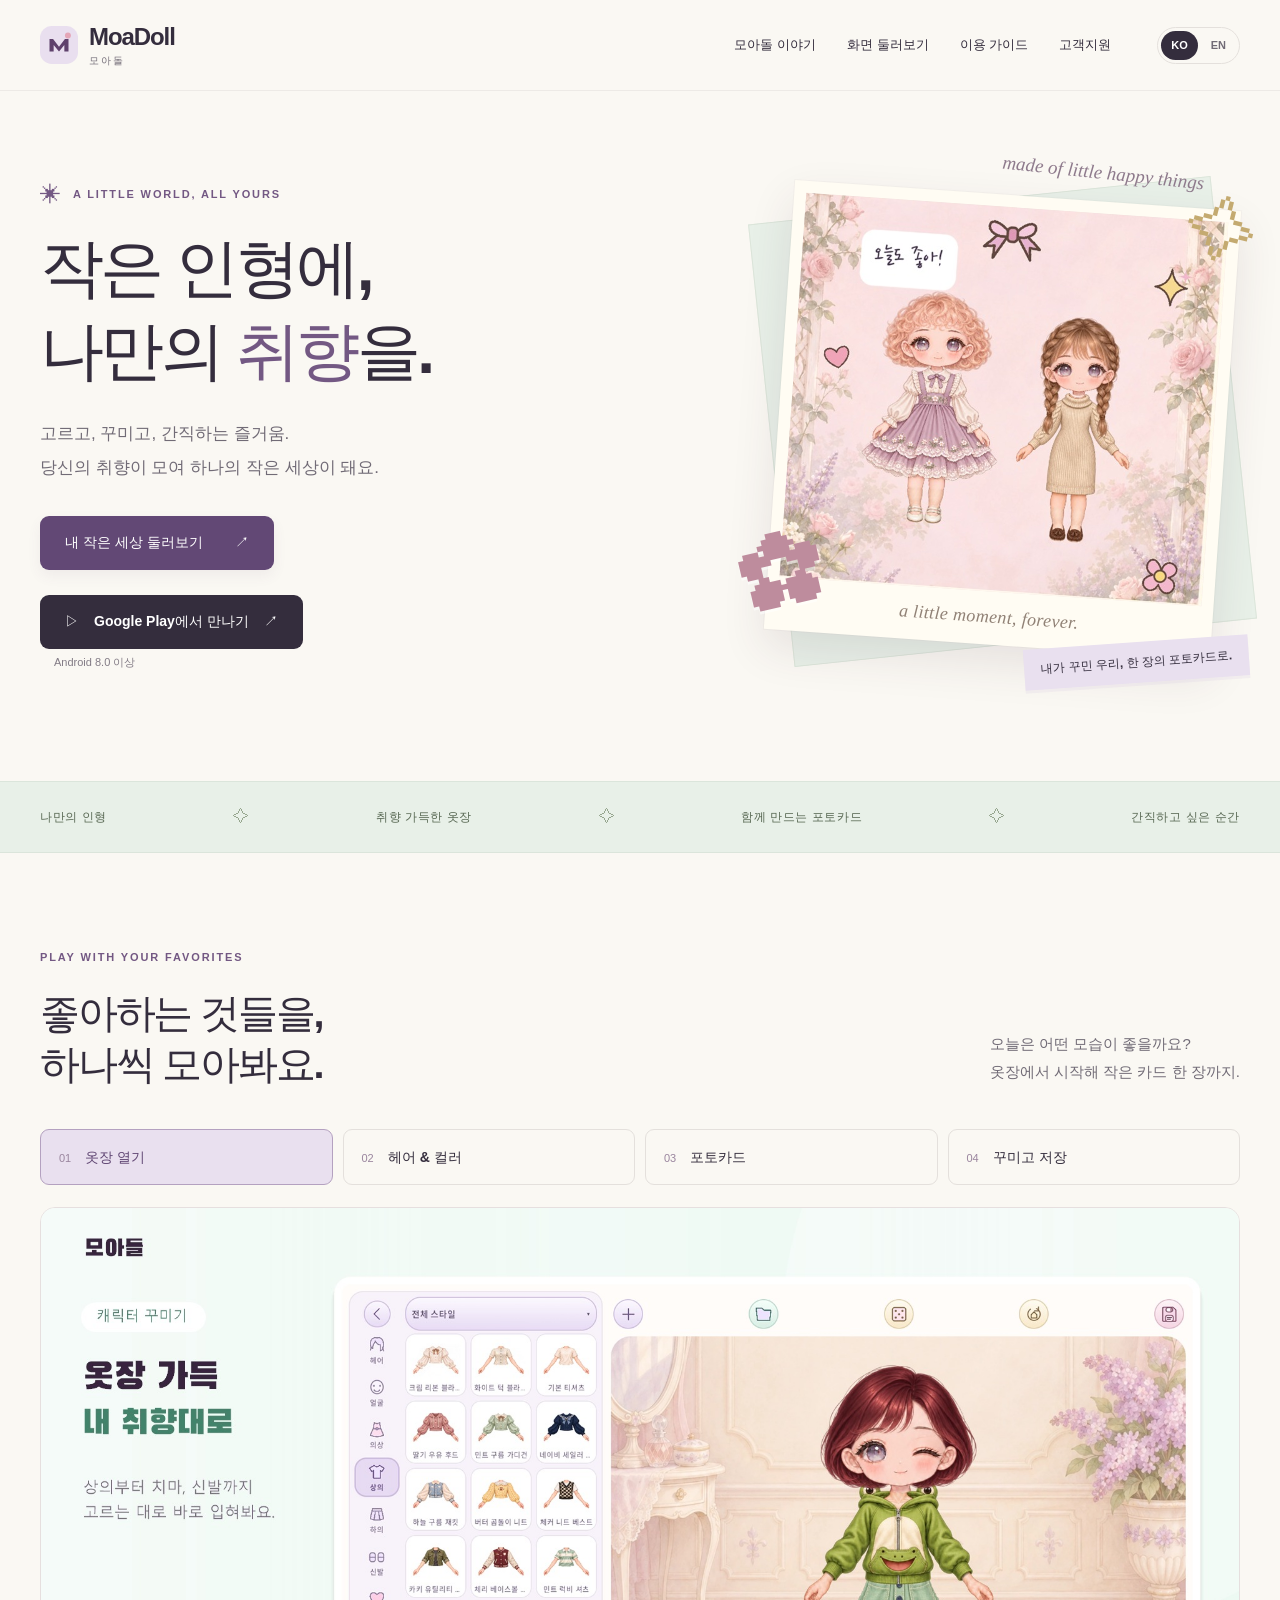
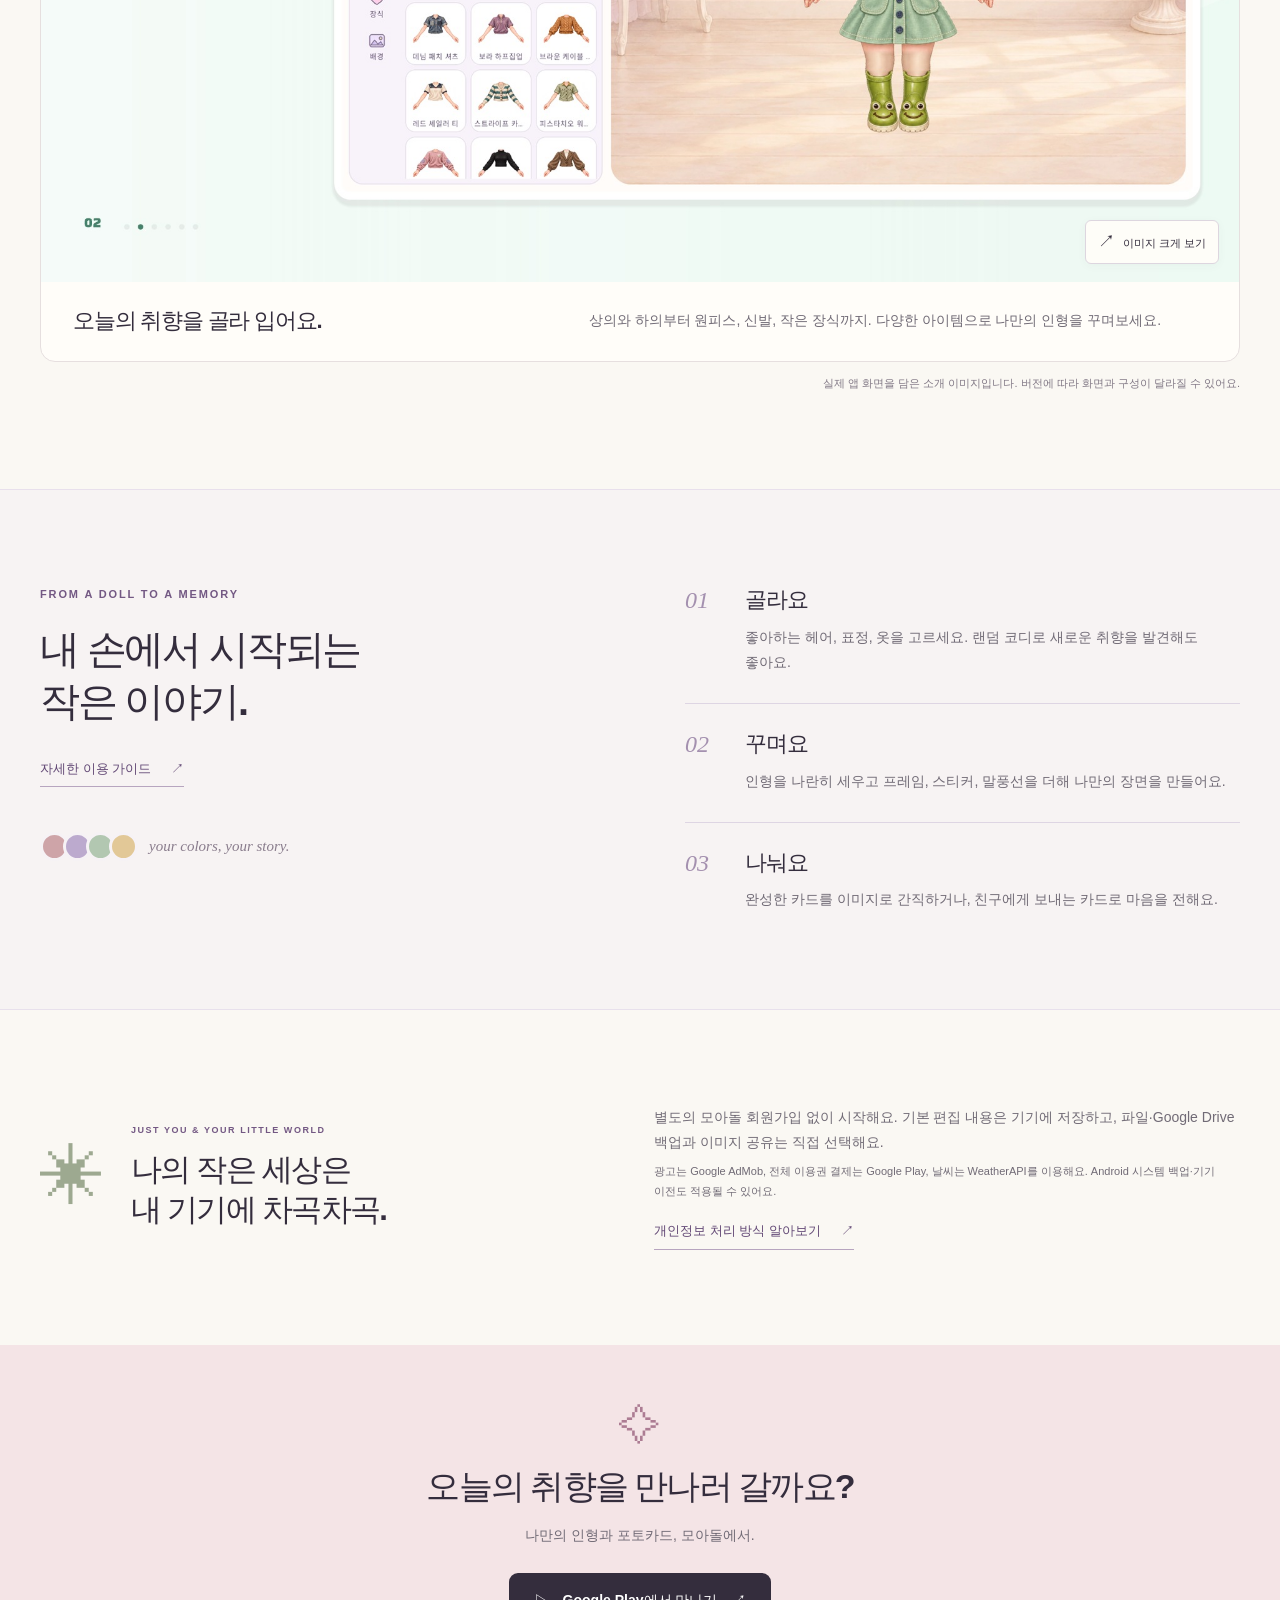
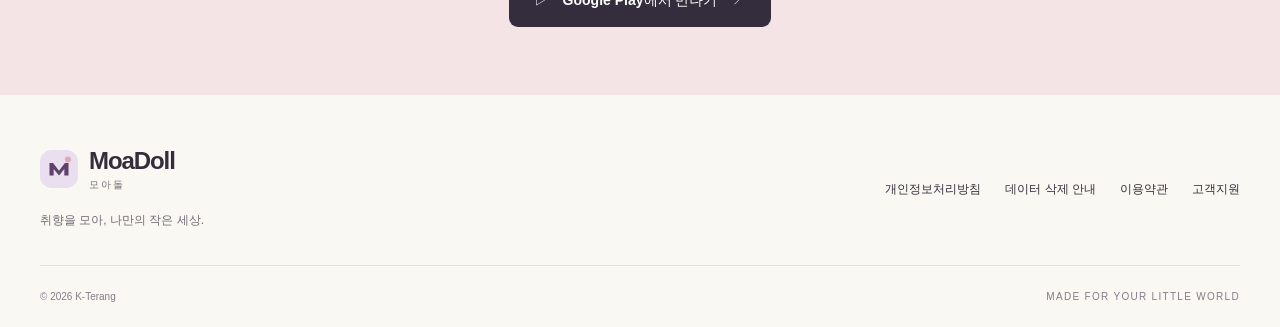
<file: index.html>
<!doctype html>
<html lang="ko"><head>
<meta charset="utf-8"><meta name="viewport" content="width=device-width,initial-scale=1">
<title>모아돌 · MoaDoll — 나만의 작은 인형 세상</title><meta name="description" content="다양한 아이템으로 인형을 꾸미고, 스티커와 말풍선으로 나만의 포토카드를 만들어보세요. 모아돌 공식 소개·이용 안내·개인정보처리방침.">
<meta name="theme-color" content="#faf8f3"><meta name="referrer" content="strict-origin-when-cross-origin">
<meta property="og:title" content="모아돌 · MoaDoll — 나만의 작은 인형 세상"><meta property="og:description" content="다양한 아이템으로 인형을 꾸미고, 스티커와 말풍선으로 나만의 포토카드를 만들어보세요. 모아돌 공식 소개·이용 안내·개인정보처리방침.">
<meta property="og:type" content="website"><meta property="og:site_name" content="MoaDoll"><meta property="og:locale" content="ko_KR">
<meta name="twitter:card" content="summary_large_image"><link rel="canonical" href="https://k-ternag.github.io/moadollHome/index.html"><meta property="og:url" content="https://k-ternag.github.io/moadollHome/index.html"><meta property="og:image" content="https://k-ternag.github.io/moadollHome/assets/ko/03-photocard.jpg"><link rel="alternate" hreflang="ko" href="https://k-ternag.github.io/moadollHome/index.html"><link rel="alternate" hreflang="en" href="https://k-ternag.github.io/moadollHome/index.en.html"><link rel="alternate" hreflang="x-default" href="https://k-ternag.github.io/moadollHome/index.en.html">
<link rel="icon" type="image/svg+xml" href="assets/favicon.svg"><link rel="stylesheet" href="styles.css">
<script src="app.js" defer></script></head>
<body><a class="skip" href="#main">본문 바로가기</a>
<header class="site-header"><div class="wrap header-inner"><a class="brand" href="index.html" aria-label="MoaDoll"><img src="assets/favicon.svg" width="38" height="38" alt=""><span>MoaDoll<small>모아돌</small></span></a>
<button class="menu-toggle" aria-expanded="false" aria-controls="navigation" hidden>메뉴 <span aria-hidden="true">☰</span></button>
<nav id="navigation" aria-label="주 메뉴"><a href="index.html#story">모아돌 이야기</a><a href="index.html#gallery">화면 둘러보기</a><a href="guide.html">이용 가이드</a><a href="support.html">고객지원</a><div class="languages" aria-label="Language"><a class="language-link" href="index.html" lang="ko" hreflang="ko" aria-current="page">KO</a><a class="language-link" href="index.en.html" lang="en" hreflang="en">EN</a></div></nav></div></header>
<main id="main"><section class="hero wrap" id="story"><div class="hero-copy"><p class="eyebrow"><span aria-hidden="true">✳</span> A LITTLE WORLD, ALL YOURS</p><h1>작은 인형에,<br>나만의 <em>취향</em>을.</h1><p class="hero-intro">고르고, 꾸미고, 간직하는 즐거움.<br>당신의 취향이 모여 하나의 작은 세상이 돼요.</p><a class="button primary" href="#gallery">내 작은 세상 둘러보기 <span aria-hidden="true">↗</span></a><div class="hero-availability"><a class="button store-button" href="https://play.google.com/store/apps/details?id=com.moadoll"><span aria-hidden="true">▷</span>Google Play에서 만나기<span aria-hidden="true">↗</span></a><small>Android 8.0 이상</small></div></div>
<div class="hero-art"><span class="handwritten art-note" aria-hidden="true">made of little happy things</span><div class="paper-back" aria-hidden="true"></div><a class="hero-card" href="assets/ko/03-photocard.jpg" data-zoom data-caption="두 인형과 꽃무늬 프레임으로 꾸민 포토카드 편집 화면" aria-label="이미지 크게 보기"><div class="hero-crop"><img src="assets/ko/03-photocard.jpg" alt="두 인형과 꽃무늬 프레임으로 꾸민 포토카드 편집 화면" width="1920" height="1080" fetchpriority="high"></div><span class="card-bottom">a little moment, forever.</span></a><span class="floating-flower" aria-hidden="true">✿</span><span class="floating-spark" aria-hidden="true">✧</span><span class="paper-label">내가 꾸민 우리, 한 장의 포토카드로.</span></div></section>
<div class="ribbon"><div class="wrap"><span>나만의 인형</span><i aria-hidden="true">✧</i><span>취향 가득한 옷장</span><i aria-hidden="true">✧</i><span>함께 만드는 포토카드</span><i aria-hidden="true">✧</i><span>간직하고 싶은 순간</span><i aria-hidden="true">✧</i></div></div>
<section class="gallery-section section-space" id="gallery"><div class="wrap"><div class="section-heading"><div><p class="eyebrow">PLAY WITH YOUR FAVORITES</p><h2>좋아하는 것들을,<br>하나씩 모아봐요.</h2></div><p>오늘은 어떤 모습이 좋을까요?<br>옷장에서 시작해 작은 카드 한 장까지.</p></div><div class="feature-tabs" aria-label="앱 기능"><a id="tab-0" href="#feature-0" class="feature-tab"><span>01</span>옷장 열기</a><a id="tab-1" href="#feature-1" class="feature-tab"><span>02</span>헤어 & 컬러</a><a id="tab-2" href="#feature-2" class="feature-tab"><span>03</span>포토카드</a><a id="tab-3" href="#feature-3" class="feature-tab"><span>04</span>꾸미고 저장</a></div><div class="feature-stage"><section id="feature-0" class="feature-panel" aria-labelledby="feature-title-0"><a href="assets/ko/01-dress-up.jpg" class="zoom-link" data-zoom data-caption="민트색 개구리 후디를 입은 인형과 의상 선택 화면"><img src="assets/ko/01-dress-up.jpg" alt="민트색 개구리 후디를 입은 인형과 의상 선택 화면" width="1920" height="1080" loading="lazy"><span class="zoom-hint"><span aria-hidden="true">↗</span> 이미지 크게 보기</span></a><div class="feature-caption"><h3 id="feature-title-0">오늘의 취향을 골라 입어요.</h3><p>상의와 하의부터 원피스, 신발, 작은 장식까지. 다양한 아이템으로 나만의 인형을 꾸며보세요.</p></div></section><section id="feature-1" class="feature-panel" aria-labelledby="feature-title-1"><a href="assets/ko/02-hair-color.jpg" class="zoom-link" data-zoom data-caption="헤어 스타일과 머리 색상을 고르는 모아돌 화면"><img src="assets/ko/02-hair-color.jpg" alt="헤어 스타일과 머리 색상을 고르는 모아돌 화면" width="1920" height="1080" loading="lazy"><span class="zoom-hint"><span aria-hidden="true">↗</span> 이미지 크게 보기</span></a><div class="feature-caption"><h3 id="feature-title-1">머리끝까지, 나답게.</h3><p>마음에 드는 헤어에 핑크, 라벤더, 민트 한 방울. 원본 색상과 여덟 가지 컬러로 분위기를 바꿔보세요.</p></div></section><section id="feature-2" class="feature-panel" aria-labelledby="feature-title-2"><a href="assets/ko/03-photocard.jpg" class="zoom-link" data-zoom data-caption="두 인형과 꽃무늬 프레임으로 꾸민 포토카드 편집 화면"><img src="assets/ko/03-photocard.jpg" alt="두 인형과 꽃무늬 프레임으로 꾸민 포토카드 편집 화면" width="1920" height="1080" loading="lazy"><span class="zoom-hint"><span aria-hidden="true">↗</span> 이미지 크게 보기</span></a><div class="feature-caption"><h3 id="feature-title-2">우리의 작은 순간을 한 장에.</h3><p>인형을 최대 세 명까지 함께 놓고 다섯 가지 포즈를 골라요. 배경과 프레임을 더하면 나만의 작은 사진관이 완성돼요.</p></div></section><section id="feature-3" class="feature-panel" aria-labelledby="feature-title-3"><a href="assets/ko/04-stickers-save.jpg" class="zoom-link" data-zoom data-caption="포토카드에 스티커와 말풍선을 더하고 이미지로 저장하는 화면"><img src="assets/ko/04-stickers-save.jpg" alt="포토카드에 스티커와 말풍선을 더하고 이미지로 저장하는 화면" width="1920" height="1080" loading="lazy"><span class="zoom-hint"><span aria-hidden="true">↗</span> 이미지 크게 보기</span></a><div class="feature-caption"><h3 id="feature-title-3">마지막은, 작은 마음 하나.</h3><p>스티커와 말풍선으로 이야기를 더해요. 완성한 카드는 PNG로 저장하고, Android 공유창으로 소중한 사람에게 보내보세요.</p></div></section></div><p class="caption-note">실제 앱 화면을 담은 소개 이미지입니다. 버전에 따라 화면과 구성이 달라질 수 있어요.</p></div></section>
<section class="making-section section-space"><div class="wrap making-grid"><div><p class="eyebrow">FROM A DOLL TO A MEMORY</p><h2>내 손에서 시작되는<br>작은 이야기.</h2><a class="text-link" href="guide.html">자세한 이용 가이드 <span aria-hidden="true">↗</span></a><div class="little-colors" aria-hidden="true"><i></i><i></i><i></i><i></i><span>your colors, your story.</span></div></div><ol class="steps"><li><span class="step-number">01</span><h3>골라요</h3><p>좋아하는 헤어, 표정, 옷을 고르세요. 랜덤 코디로 새로운 취향을 발견해도 좋아요.</p></li><li><span class="step-number">02</span><h3>꾸며요</h3><p>인형을 나란히 세우고 프레임, 스티커, 말풍선을 더해 나만의 장면을 만들어요.</p></li><li><span class="step-number">03</span><h3>나눠요</h3><p>완성한 카드를 이미지로 간직하거나, 친구에게 보내는 카드로 마음을 전해요.</p></li></ol></div></section>
<section class="privacy-strip wrap"><span class="privacy-flower" aria-hidden="true">✳</span><div><p class="eyebrow">JUST YOU & YOUR LITTLE WORLD</p><h2>나의 작은 세상은<br>내 기기에 차곡차곡.</h2></div><div><p>별도의 모아돌 회원가입 없이 시작해요. 기본 편집 내용은 기기에 저장하고, 파일·Google Drive 백업과 이미지 공유는 직접 선택해요.</p><small>광고는 Google AdMob, 전체 이용권 결제는 Google Play, 날씨는 WeatherAPI를 이용해요. Android 시스템 백업·기기 이전도 적용될 수 있어요.</small><a class="text-link" href="privacy.html">개인정보 처리 방식 알아보기 <span aria-hidden="true">↗</span></a></div></section>
<section class="closing section-space"><div class="wrap"><span class="closing-star" aria-hidden="true">✧</span><h2>오늘의 취향을 만나러 갈까요?</h2><p>나만의 인형과 포토카드, 모아돌에서.</p><a class="button store-button" href="https://play.google.com/store/apps/details?id=com.moadoll"><span aria-hidden="true">▷</span>Google Play에서 만나기<span aria-hidden="true">↗</span></a></div></section></main>
<footer class="site-footer"><div class="wrap footer-top"><div><a class="brand" href="index.html" aria-label="MoaDoll"><img src="assets/favicon.svg" width="38" height="38" alt=""><span>MoaDoll<small>모아돌</small></span></a><p>취향을 모아, 나만의 작은 세상.</p></div><div class="footer-links"><a href="privacy.html">개인정보처리방침</a><a href="delete-account.html">데이터 삭제 안내</a><a href="terms.html">이용약관</a><a href="support.html">고객지원</a></div></div><div class="wrap footer-bottom"><span>© 2026 K-Terang</span><span>MADE FOR YOUR LITTLE WORLD</span></div></footer>
<dialog id="lightbox" aria-labelledby="lightbox-title"><div class="dialog-bar"><span id="lightbox-title">이미지 크게 보기</span><button type="button" class="close-dialog">닫기 <span aria-hidden="true">×</span></button></div><img id="lightbox-image" alt=""><p id="lightbox-caption"></p></dialog>
</body></html>
</file>
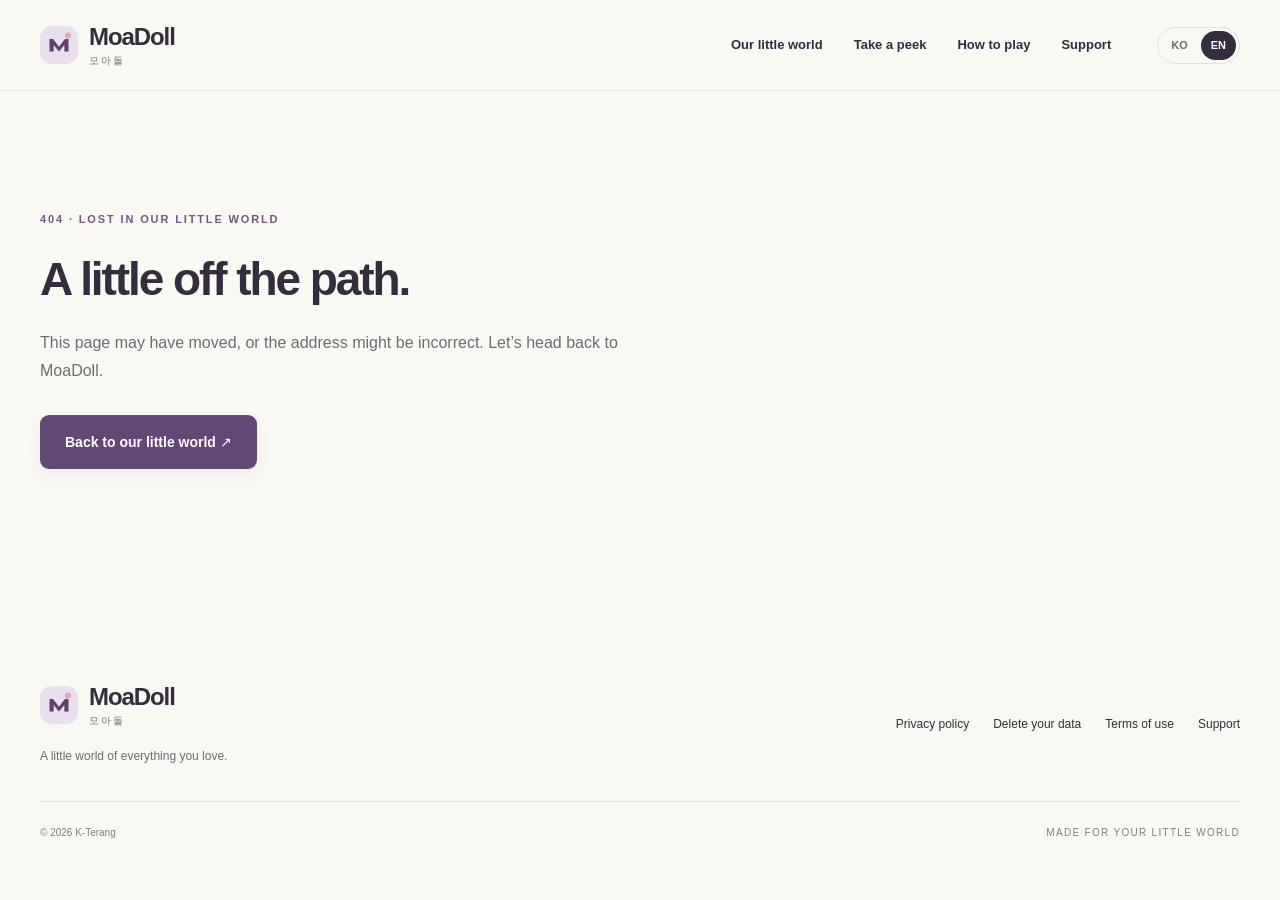
<file: 404.en.html>
<!doctype html>
<html lang="en"><head><base href="https://k-ternag.github.io/moadollHome/">
<meta charset="utf-8"><meta name="viewport" content="width=device-width,initial-scale=1">
<title>A little off the path. · MoaDoll</title><meta name="description" content="Dress up your dolls with a variety of items, create personal photocards, and add stickers and speech bubbles. Explore MoaDoll, guides, support, and privacy information.">
<meta name="theme-color" content="#faf8f3"><meta name="referrer" content="strict-origin-when-cross-origin">
<meta property="og:title" content="A little off the path. · MoaDoll"><meta property="og:description" content="Dress up your dolls with a variety of items, create personal photocards, and add stickers and speech bubbles. Explore MoaDoll, guides, support, and privacy information.">
<meta property="og:type" content="website"><meta property="og:site_name" content="MoaDoll"><meta property="og:locale" content="en_US">
<meta name="twitter:card" content="summary_large_image"><meta name="robots" content="noindex"><link rel="canonical" href="https://k-ternag.github.io/moadollHome/404.en.html"><meta property="og:url" content="https://k-ternag.github.io/moadollHome/404.en.html"><meta property="og:image" content="https://k-ternag.github.io/moadollHome/assets/en/03-photocard.jpg"><link rel="alternate" hreflang="ko" href="https://k-ternag.github.io/moadollHome/404.html"><link rel="alternate" hreflang="en" href="https://k-ternag.github.io/moadollHome/404.en.html"><link rel="alternate" hreflang="x-default" href="https://k-ternag.github.io/moadollHome/404.en.html">
<link rel="icon" type="image/svg+xml" href="assets/favicon.svg"><link rel="stylesheet" href="styles.css">
<script src="app.js" defer></script></head>
<body><a class="skip" href="#main">Skip to content</a>
<header class="site-header"><div class="wrap header-inner"><a class="brand" href="index.en.html" aria-label="MoaDoll"><img src="assets/favicon.svg" width="38" height="38" alt=""><span>MoaDoll<small>모아돌</small></span></a>
<button class="menu-toggle" aria-expanded="false" aria-controls="navigation" hidden>Menu <span aria-hidden="true">☰</span></button>
<nav id="navigation" aria-label="Main navigation"><a href="index.en.html#story">Our little world</a><a href="index.en.html#gallery">Take a peek</a><a href="guide.en.html">How to play</a><a href="support.en.html">Support</a><div class="languages" aria-label="Language"><a class="language-link" href="404.html" lang="ko" hreflang="ko">KO</a><a class="language-link" href="404.en.html" lang="en" hreflang="en" aria-current="page">EN</a></div></nav></div></header>
<main id="main"><section class="not-found wrap"><p class="eyebrow">404 · LOST IN OUR LITTLE WORLD</p><h1>A little off the path.</h1><p>This page may have moved, or the address might be incorrect. Let’s head back to MoaDoll.</p><a class="button primary" href="https://k-ternag.github.io/moadollHome/index.en.html">Back to our little world ↗</a></section></main>
<footer class="site-footer"><div class="wrap footer-top"><div><a class="brand" href="index.en.html" aria-label="MoaDoll"><img src="assets/favicon.svg" width="38" height="38" alt=""><span>MoaDoll<small>모아돌</small></span></a><p>A little world of everything you love.</p></div><div class="footer-links"><a href="privacy.en.html">Privacy policy</a><a href="delete-account.en.html">Delete your data</a><a href="terms.en.html">Terms of use</a><a href="support.en.html">Support</a></div></div><div class="wrap footer-bottom"><span>© 2026 K-Terang</span><span>MADE FOR YOUR LITTLE WORLD</span></div></footer>
<dialog id="lightbox" aria-labelledby="lightbox-title"><div class="dialog-bar"><span id="lightbox-title">View larger image</span><button type="button" class="close-dialog">Close <span aria-hidden="true">×</span></button></div><img id="lightbox-image" alt=""><p id="lightbox-caption"></p></dialog>
</body></html>
</file>
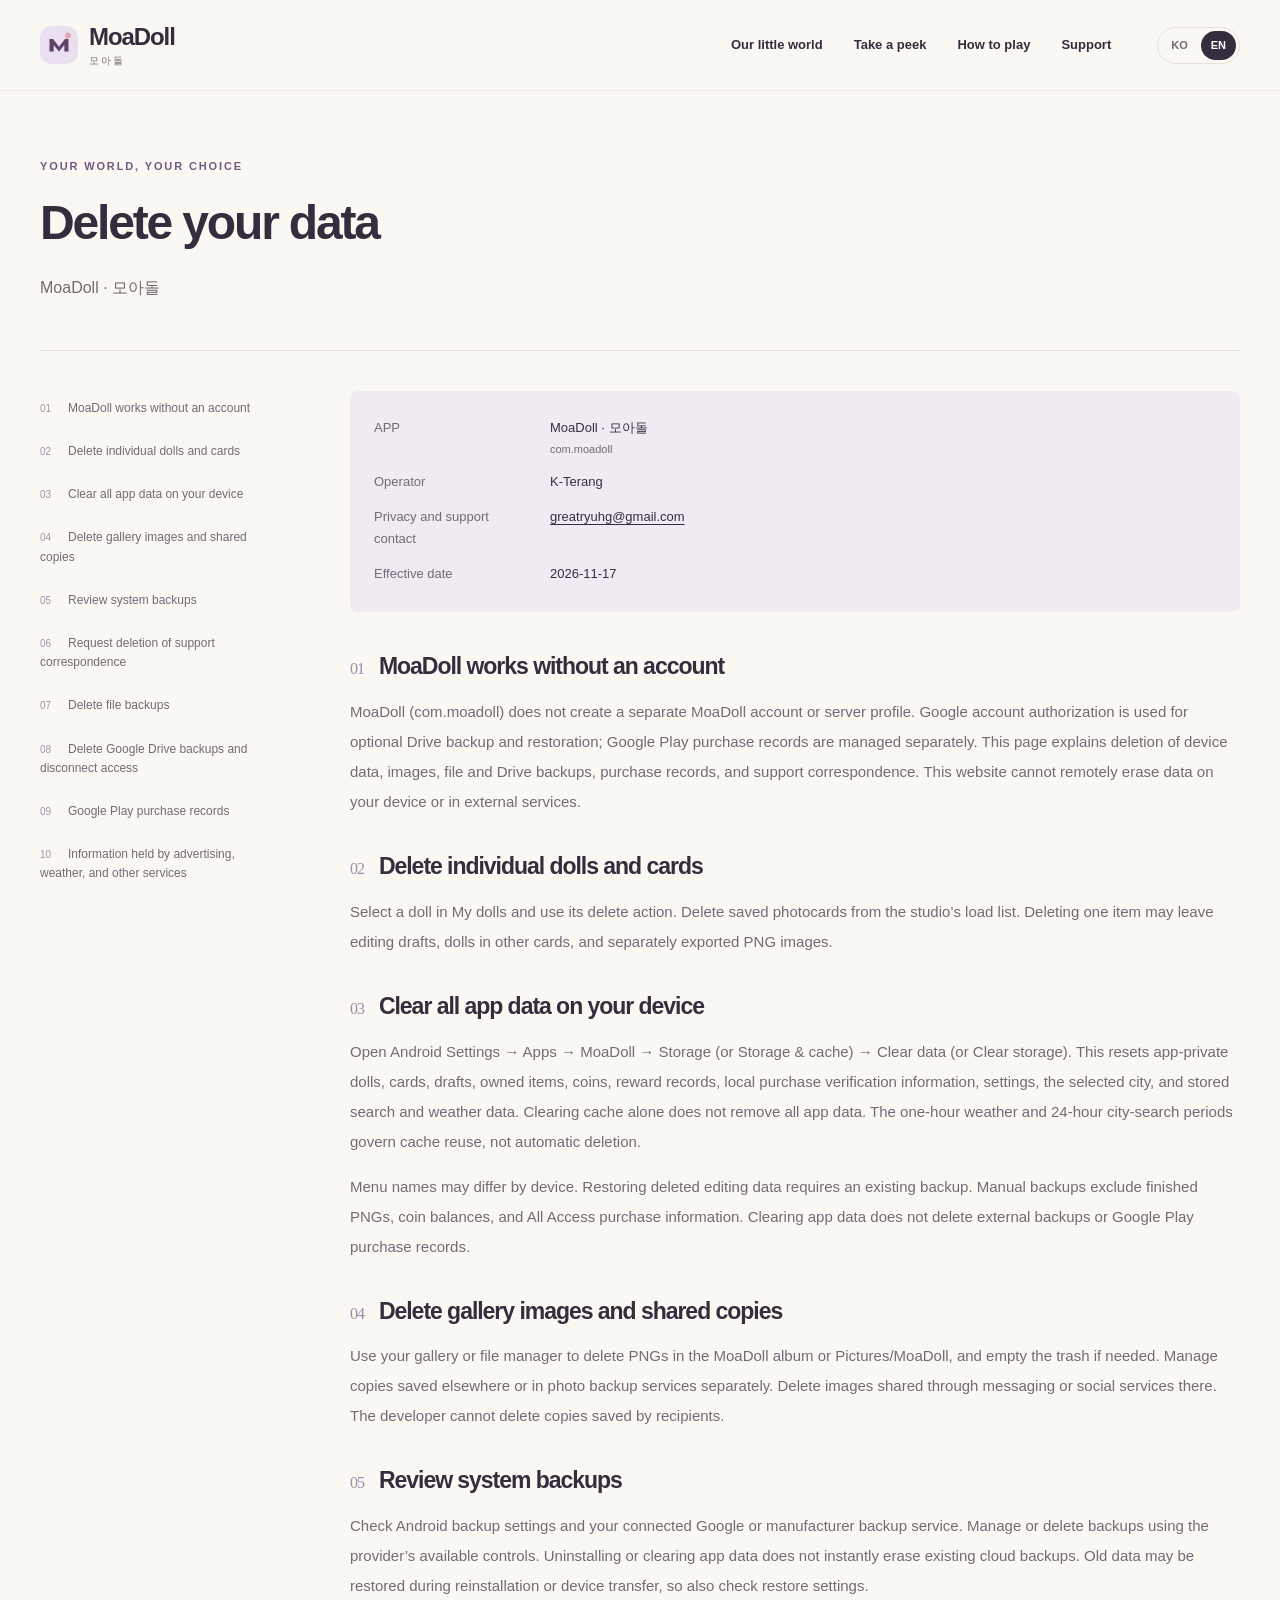
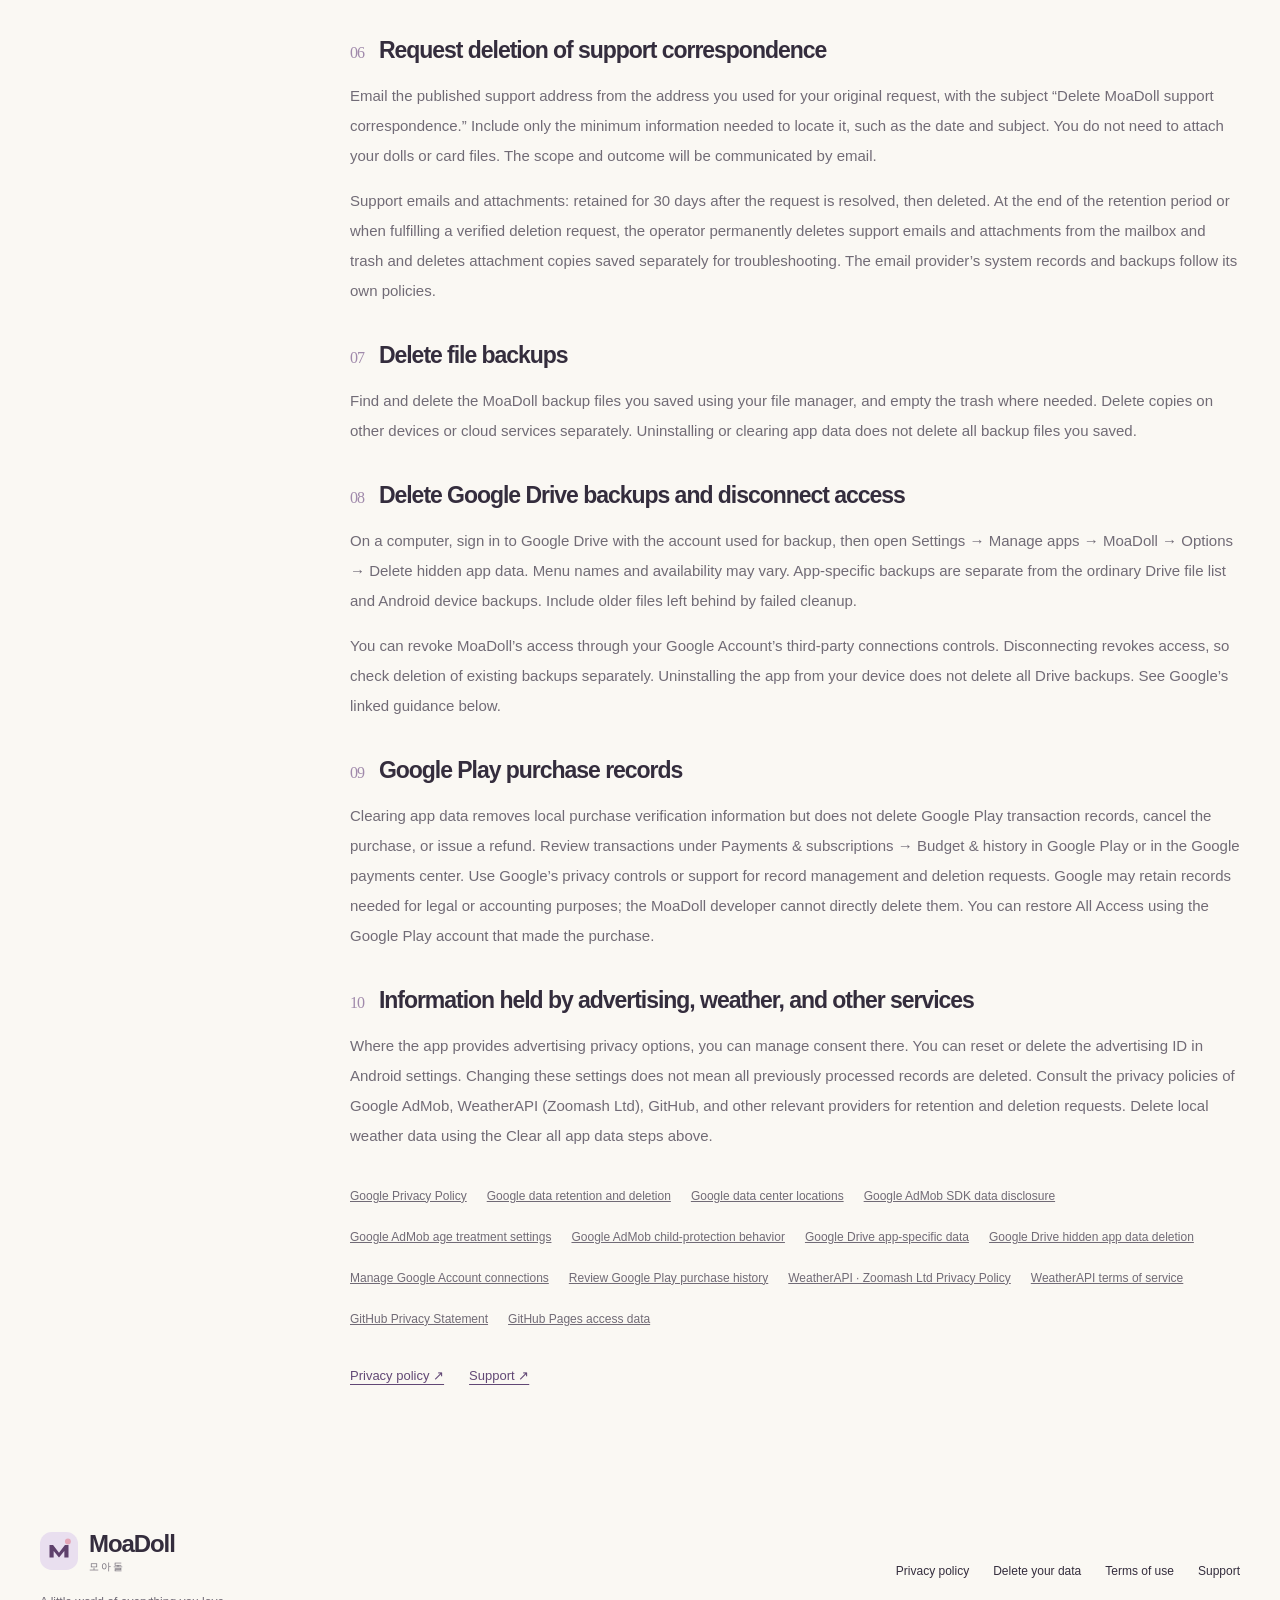
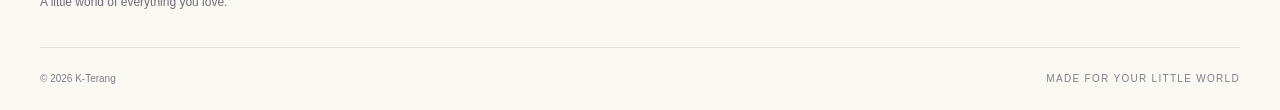
<file: delete-account.en.html>
<!doctype html>
<html lang="en"><head>
<meta charset="utf-8"><meta name="viewport" content="width=device-width,initial-scale=1">
<title>Delete your data · MoaDoll</title><meta name="description" content="Manage deletion of MoaDoll device data, images, file, Drive and system backups, purchase records, and support correspondence.">
<meta name="theme-color" content="#faf8f3"><meta name="referrer" content="strict-origin-when-cross-origin">
<meta property="og:title" content="Delete your data · MoaDoll"><meta property="og:description" content="Manage deletion of MoaDoll device data, images, file, Drive and system backups, purchase records, and support correspondence.">
<meta property="og:type" content="website"><meta property="og:site_name" content="MoaDoll"><meta property="og:locale" content="en_US">
<meta name="twitter:card" content="summary_large_image"><link rel="canonical" href="https://k-ternag.github.io/moadollHome/delete-account.en.html"><meta property="og:url" content="https://k-ternag.github.io/moadollHome/delete-account.en.html"><meta property="og:image" content="https://k-ternag.github.io/moadollHome/assets/en/03-photocard.jpg"><link rel="alternate" hreflang="ko" href="https://k-ternag.github.io/moadollHome/delete-account.html"><link rel="alternate" hreflang="en" href="https://k-ternag.github.io/moadollHome/delete-account.en.html"><link rel="alternate" hreflang="x-default" href="https://k-ternag.github.io/moadollHome/delete-account.en.html">
<link rel="icon" type="image/svg+xml" href="assets/favicon.svg"><link rel="stylesheet" href="styles.css">
<script src="app.js" defer></script></head>
<body><a class="skip" href="#main">Skip to content</a>
<header class="site-header"><div class="wrap header-inner"><a class="brand" href="index.en.html" aria-label="MoaDoll"><img src="assets/favicon.svg" width="38" height="38" alt=""><span>MoaDoll<small>모아돌</small></span></a>
<button class="menu-toggle" aria-expanded="false" aria-controls="navigation" hidden>Menu <span aria-hidden="true">☰</span></button>
<nav id="navigation" aria-label="Main navigation"><a href="index.en.html#story">Our little world</a><a href="index.en.html#gallery">Take a peek</a><a href="guide.en.html">How to play</a><a href="support.en.html">Support</a><div class="languages" aria-label="Language"><a class="language-link" href="delete-account.html" lang="ko" hreflang="ko">KO</a><a class="language-link" href="delete-account.en.html" lang="en" hreflang="en" aria-current="page">EN</a></div></nav></div></header>
<main id="main"><div class="wrap page-content"><div class="page-heading"><p class="eyebrow">YOUR WORLD, YOUR CHOICE</p><h1>Delete your data</h1><p>MoaDoll · 모아돌</p></div><div class="legal-layout"><nav class="legal-toc" aria-label="On this page"><a href="#section-1"><span>01</span>MoaDoll works without an account</a><a href="#section-2"><span>02</span>Delete individual dolls and cards</a><a href="#section-3"><span>03</span>Clear all app data on your device</a><a href="#section-4"><span>04</span>Delete gallery images and shared copies</a><a href="#section-5"><span>05</span>Review system backups</a><a href="#section-6"><span>06</span>Request deletion of support correspondence</a><a href="#section-7"><span>07</span>Delete file backups</a><a href="#section-8"><span>08</span>Delete Google Drive backups and disconnect access</a><a href="#section-9"><span>09</span>Google Play purchase records</a><a href="#section-10"><span>10</span>Information held by advertising, weather, and other services</a></nav><article class="legal-body"><dl class="identity"><div><dt>APP</dt><dd>MoaDoll · 모아돌 <small>com.moadoll</small></dd></div><div><dt>Operator</dt><dd>K-Terang</dd></div><div><dt>Privacy and support contact</dt><dd><a href="mailto:greatryuhg@gmail.com?subject=MoaDoll">greatryuhg@gmail.com</a></dd></div><div><dt>Effective date</dt><dd>2026-11-17</dd></div></dl><section id="section-1"><h2><span>01</span>MoaDoll works without an account</h2><p>MoaDoll (com.moadoll) does not create a separate MoaDoll account or server profile. Google account authorization is used for optional Drive backup and restoration; Google Play purchase records are managed separately. This page explains deletion of device data, images, file and Drive backups, purchase records, and support correspondence. This website cannot remotely erase data on your device or in external services.</p></section><section id="section-2"><h2><span>02</span>Delete individual dolls and cards</h2><p>Select a doll in My dolls and use its delete action. Delete saved photocards from the studio’s load list. Deleting one item may leave editing drafts, dolls in other cards, and separately exported PNG images.</p></section><section id="section-3"><h2><span>03</span>Clear all app data on your device</h2><p>Open Android Settings → Apps → MoaDoll → Storage (or Storage &amp; cache) → Clear data (or Clear storage). This resets app-private dolls, cards, drafts, owned items, coins, reward records, local purchase verification information, settings, the selected city, and stored search and weather data. Clearing cache alone does not remove all app data. The one-hour weather and 24-hour city-search periods govern cache reuse, not automatic deletion.</p><p>Menu names may differ by device. Restoring deleted editing data requires an existing backup. Manual backups exclude finished PNGs, coin balances, and All Access purchase information. Clearing app data does not delete external backups or Google Play purchase records.</p></section><section id="section-4"><h2><span>04</span>Delete gallery images and shared copies</h2><p>Use your gallery or file manager to delete PNGs in the MoaDoll album or Pictures/MoaDoll, and empty the trash if needed. Manage copies saved elsewhere or in photo backup services separately. Delete images shared through messaging or social services there. The developer cannot delete copies saved by recipients.</p></section><section id="section-5"><h2><span>05</span>Review system backups</h2><p>Check Android backup settings and your connected Google or manufacturer backup service. Manage or delete backups using the provider’s available controls. Uninstalling or clearing app data does not instantly erase existing cloud backups. Old data may be restored during reinstallation or device transfer, so also check restore settings.</p></section><section id="section-6"><h2><span>06</span>Request deletion of support correspondence</h2><p>Email the published support address from the address you used for your original request, with the subject “Delete MoaDoll support correspondence.” Include only the minimum information needed to locate it, such as the date and subject. You do not need to attach your dolls or card files. The scope and outcome will be communicated by email.</p><p>Support emails and attachments: retained for 30 days after the request is resolved, then deleted. At the end of the retention period or when fulfilling a verified deletion request, the operator permanently deletes support emails and attachments from the mailbox and trash and deletes attachment copies saved separately for troubleshooting. The email provider’s system records and backups follow its own policies.</p></section><section id="section-7"><h2><span>07</span>Delete file backups</h2><p>Find and delete the MoaDoll backup files you saved using your file manager, and empty the trash where needed. Delete copies on other devices or cloud services separately. Uninstalling or clearing app data does not delete all backup files you saved.</p></section><section id="section-8"><h2><span>08</span>Delete Google Drive backups and disconnect access</h2><p>On a computer, sign in to Google Drive with the account used for backup, then open Settings → Manage apps → MoaDoll → Options → Delete hidden app data. Menu names and availability may vary. App-specific backups are separate from the ordinary Drive file list and Android device backups. Include older files left behind by failed cleanup.</p><p>You can revoke MoaDoll’s access through your Google Account’s third-party connections controls. Disconnecting revokes access, so check deletion of existing backups separately. Uninstalling the app from your device does not delete all Drive backups. See Google’s linked guidance below.</p></section><section id="section-9"><h2><span>09</span>Google Play purchase records</h2><p>Clearing app data removes local purchase verification information but does not delete Google Play transaction records, cancel the purchase, or issue a refund. Review transactions under Payments &amp; subscriptions → Budget &amp; history in Google Play or in the Google payments center. Use Google’s privacy controls or support for record management and deletion requests. Google may retain records needed for legal or accounting purposes; the MoaDoll developer cannot directly delete them. You can restore All Access using the Google Play account that made the purchase.</p></section><section id="section-10"><h2><span>10</span>Information held by advertising, weather, and other services</h2><p>Where the app provides advertising privacy options, you can manage consent there. You can reset or delete the advertising ID in Android settings. Changing these settings does not mean all previously processed records are deleted. Consult the privacy policies of Google AdMob, WeatherAPI (Zoomash Ltd), GitHub, and other relevant providers for retention and deletion requests. Delete local weather data using the Clear all app data steps above.</p></section><p class="external-policies"><a href="https://policies.google.com/privacy">Google Privacy Policy</a><a href="https://policies.google.com/technologies/retention">Google data retention and deletion</a><a href="https://datacenters.google/locations/">Google data center locations</a><a href="https://developers.google.com/admob/android/privacy/play-data-disclosure">Google AdMob SDK data disclosure</a><a href="https://developers.google.com/admob/android/targeting">Google AdMob age treatment settings</a><a href="https://support.google.com/admob/answer/6219315">Google AdMob child-protection behavior</a><a href="https://developers.google.com/workspace/drive/api/guides/appdata">Google Drive app-specific data</a><a href="https://support.google.com/drive/answer/6374270">Google Drive hidden app data deletion</a><a href="https://support.google.com/accounts/answer/13533235">Manage Google Account connections</a><a href="https://support.google.com/googleplay/answer/2850369">Review Google Play purchase history</a><a href="https://www.weatherapi.com/privacy">WeatherAPI · Zoomash Ltd Privacy Policy</a><a href="https://www.weatherapi.com/terms">WeatherAPI terms of service</a><a href="https://docs.github.com/en/site-policy/privacy-policies/github-general-privacy-statement">GitHub Privacy Statement</a><a href="https://docs.github.com/en/pages/getting-started-with-github-pages/what-is-github-pages#data-collection">GitHub Pages access data</a></p><div class="related-links"><a href="privacy.en.html">Privacy policy ↗</a><a href="support.en.html">Support ↗</a></div></article></div></div></main>
<footer class="site-footer"><div class="wrap footer-top"><div><a class="brand" href="index.en.html" aria-label="MoaDoll"><img src="assets/favicon.svg" width="38" height="38" alt=""><span>MoaDoll<small>모아돌</small></span></a><p>A little world of everything you love.</p></div><div class="footer-links"><a href="privacy.en.html">Privacy policy</a><a href="delete-account.en.html">Delete your data</a><a href="terms.en.html">Terms of use</a><a href="support.en.html">Support</a></div></div><div class="wrap footer-bottom"><span>© 2026 K-Terang</span><span>MADE FOR YOUR LITTLE WORLD</span></div></footer>
<dialog id="lightbox" aria-labelledby="lightbox-title"><div class="dialog-bar"><span id="lightbox-title">View larger image</span><button type="button" class="close-dialog">Close <span aria-hidden="true">×</span></button></div><img id="lightbox-image" alt=""><p id="lightbox-caption"></p></dialog>
</body></html>
</file>
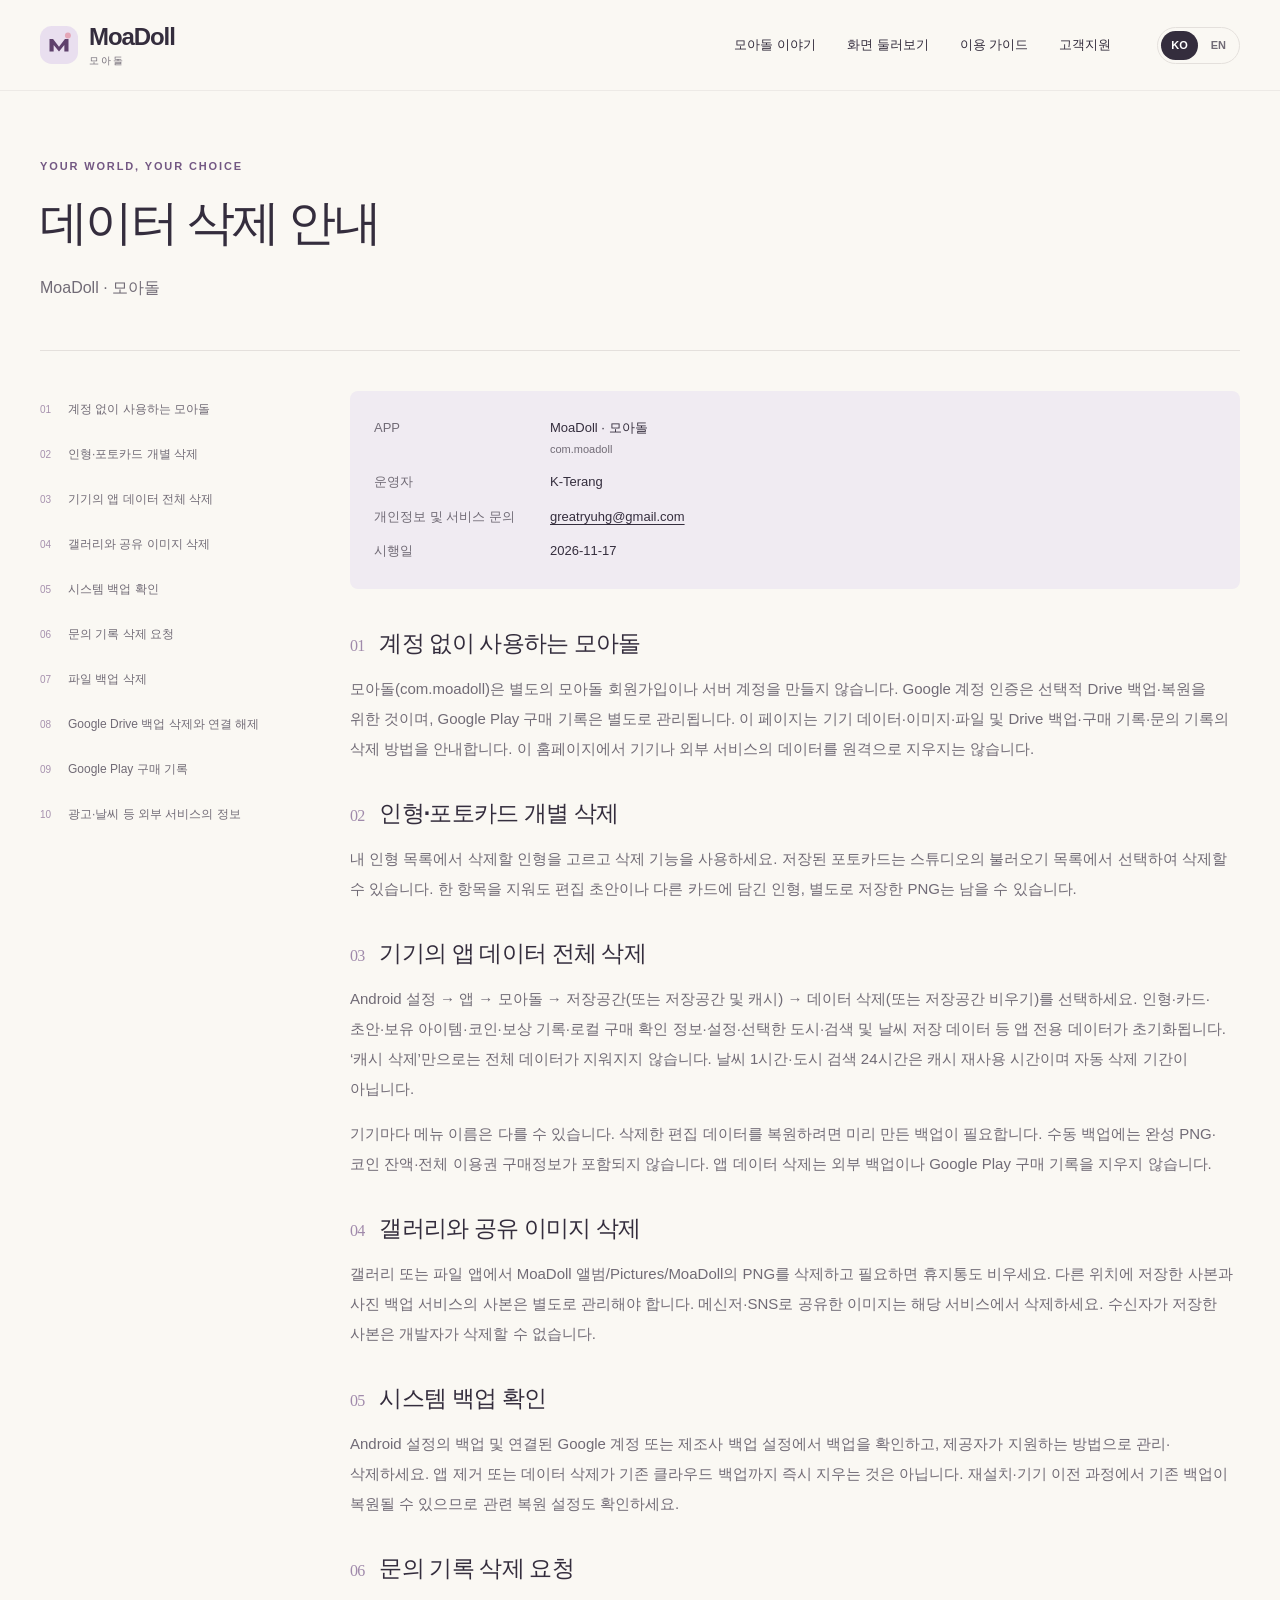
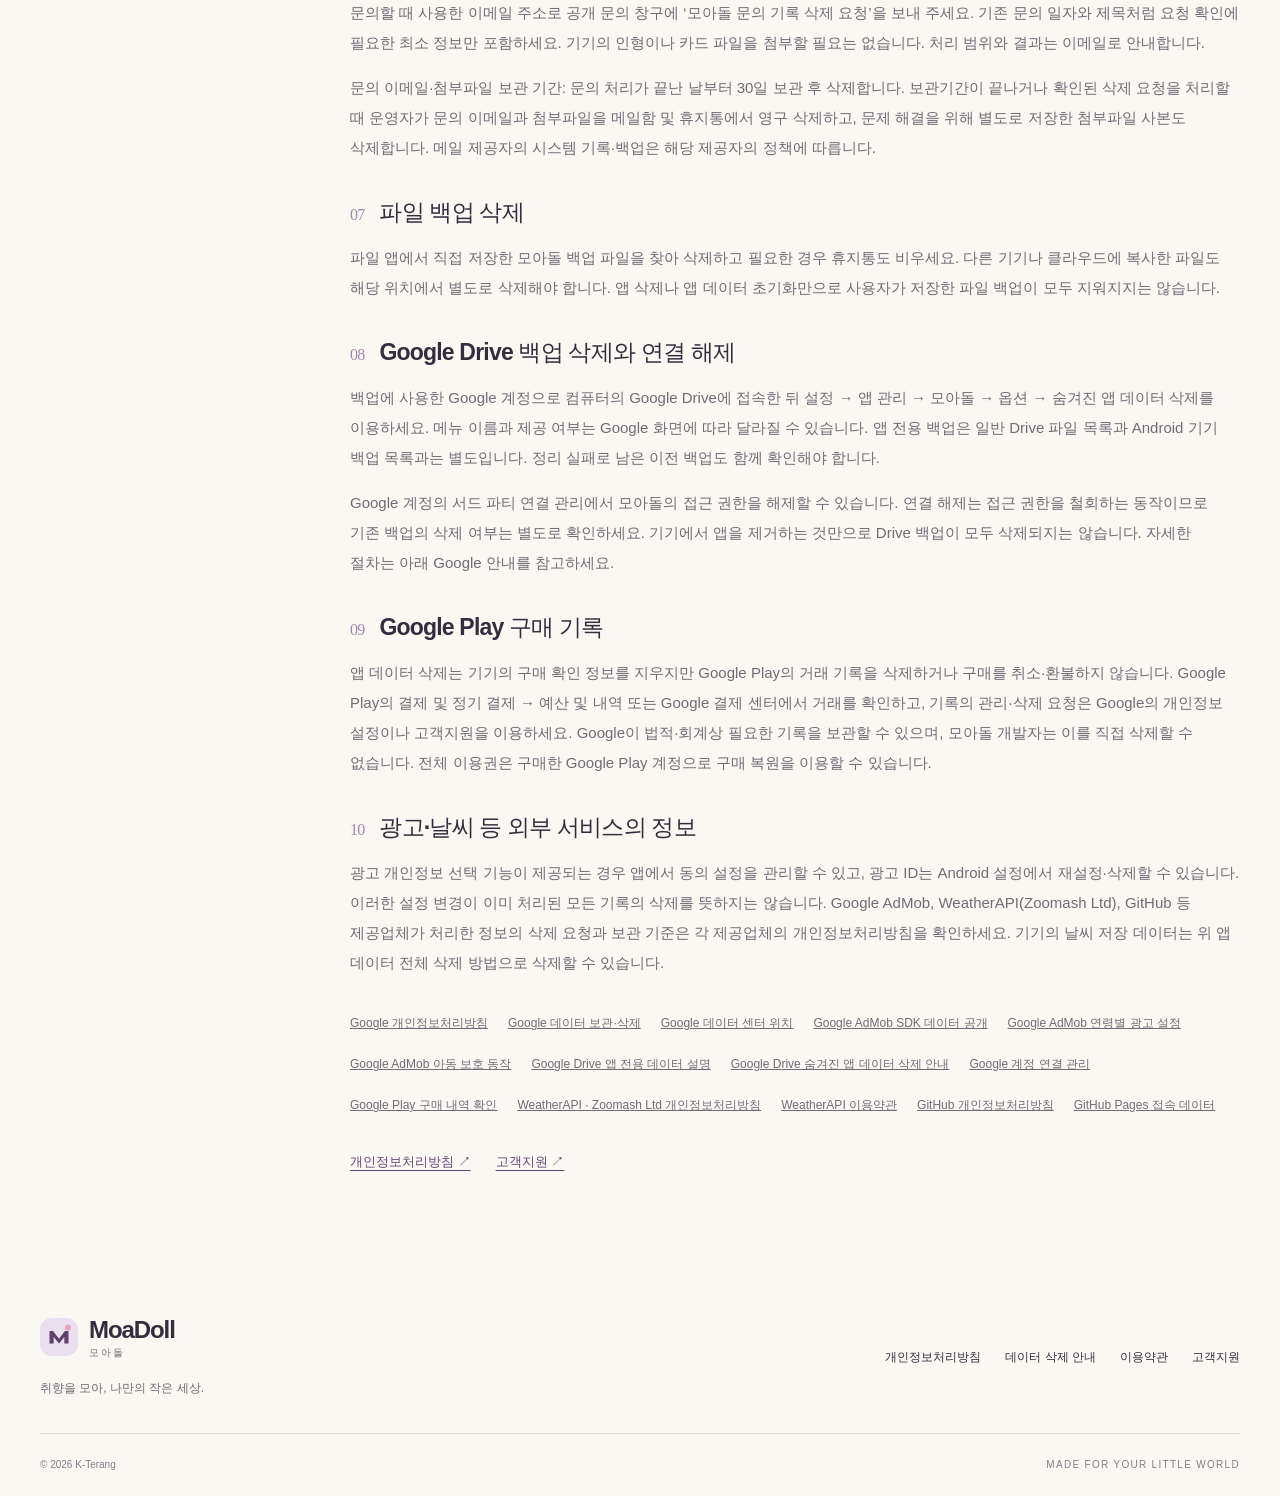
<file: delete-account.html>
<!doctype html>
<html lang="ko"><head>
<meta charset="utf-8"><meta name="viewport" content="width=device-width,initial-scale=1">
<title>데이터 삭제 안내 · MoaDoll</title><meta name="description" content="모아돌 기기 데이터, 저장 이미지, 파일·Drive·시스템 백업, 구매 기록과 문의 기록의 삭제 안내입니다.">
<meta name="theme-color" content="#faf8f3"><meta name="referrer" content="strict-origin-when-cross-origin">
<meta property="og:title" content="데이터 삭제 안내 · MoaDoll"><meta property="og:description" content="모아돌 기기 데이터, 저장 이미지, 파일·Drive·시스템 백업, 구매 기록과 문의 기록의 삭제 안내입니다.">
<meta property="og:type" content="website"><meta property="og:site_name" content="MoaDoll"><meta property="og:locale" content="ko_KR">
<meta name="twitter:card" content="summary_large_image"><link rel="canonical" href="https://k-ternag.github.io/moadollHome/delete-account.html"><meta property="og:url" content="https://k-ternag.github.io/moadollHome/delete-account.html"><meta property="og:image" content="https://k-ternag.github.io/moadollHome/assets/ko/03-photocard.jpg"><link rel="alternate" hreflang="ko" href="https://k-ternag.github.io/moadollHome/delete-account.html"><link rel="alternate" hreflang="en" href="https://k-ternag.github.io/moadollHome/delete-account.en.html"><link rel="alternate" hreflang="x-default" href="https://k-ternag.github.io/moadollHome/delete-account.en.html">
<link rel="icon" type="image/svg+xml" href="assets/favicon.svg"><link rel="stylesheet" href="styles.css">
<script src="app.js" defer></script></head>
<body><a class="skip" href="#main">본문 바로가기</a>
<header class="site-header"><div class="wrap header-inner"><a class="brand" href="index.html" aria-label="MoaDoll"><img src="assets/favicon.svg" width="38" height="38" alt=""><span>MoaDoll<small>모아돌</small></span></a>
<button class="menu-toggle" aria-expanded="false" aria-controls="navigation" hidden>메뉴 <span aria-hidden="true">☰</span></button>
<nav id="navigation" aria-label="주 메뉴"><a href="index.html#story">모아돌 이야기</a><a href="index.html#gallery">화면 둘러보기</a><a href="guide.html">이용 가이드</a><a href="support.html">고객지원</a><div class="languages" aria-label="Language"><a class="language-link" href="delete-account.html" lang="ko" hreflang="ko" aria-current="page">KO</a><a class="language-link" href="delete-account.en.html" lang="en" hreflang="en">EN</a></div></nav></div></header>
<main id="main"><div class="wrap page-content"><div class="page-heading"><p class="eyebrow">YOUR WORLD, YOUR CHOICE</p><h1>데이터 삭제 안내</h1><p>MoaDoll · 모아돌</p></div><div class="legal-layout"><nav class="legal-toc" aria-label="목차"><a href="#section-1"><span>01</span>계정 없이 사용하는 모아돌</a><a href="#section-2"><span>02</span>인형·포토카드 개별 삭제</a><a href="#section-3"><span>03</span>기기의 앱 데이터 전체 삭제</a><a href="#section-4"><span>04</span>갤러리와 공유 이미지 삭제</a><a href="#section-5"><span>05</span>시스템 백업 확인</a><a href="#section-6"><span>06</span>문의 기록 삭제 요청</a><a href="#section-7"><span>07</span>파일 백업 삭제</a><a href="#section-8"><span>08</span>Google Drive 백업 삭제와 연결 해제</a><a href="#section-9"><span>09</span>Google Play 구매 기록</a><a href="#section-10"><span>10</span>광고·날씨 등 외부 서비스의 정보</a></nav><article class="legal-body"><dl class="identity"><div><dt>APP</dt><dd>MoaDoll · 모아돌 <small>com.moadoll</small></dd></div><div><dt>운영자</dt><dd>K-Terang</dd></div><div><dt>개인정보 및 서비스 문의</dt><dd><a href="mailto:greatryuhg@gmail.com?subject=MoaDoll">greatryuhg@gmail.com</a></dd></div><div><dt>시행일</dt><dd>2026-11-17</dd></div></dl><section id="section-1"><h2><span>01</span>계정 없이 사용하는 모아돌</h2><p>모아돌(com.moadoll)은 별도의 모아돌 회원가입이나 서버 계정을 만들지 않습니다. Google 계정 인증은 선택적 Drive 백업·복원을 위한 것이며, Google Play 구매 기록은 별도로 관리됩니다. 이 페이지는 기기 데이터·이미지·파일 및 Drive 백업·구매 기록·문의 기록의 삭제 방법을 안내합니다. 이 홈페이지에서 기기나 외부 서비스의 데이터를 원격으로 지우지는 않습니다.</p></section><section id="section-2"><h2><span>02</span>인형·포토카드 개별 삭제</h2><p>내 인형 목록에서 삭제할 인형을 고르고 삭제 기능을 사용하세요. 저장된 포토카드는 스튜디오의 불러오기 목록에서 선택하여 삭제할 수 있습니다. 한 항목을 지워도 편집 초안이나 다른 카드에 담긴 인형, 별도로 저장한 PNG는 남을 수 있습니다.</p></section><section id="section-3"><h2><span>03</span>기기의 앱 데이터 전체 삭제</h2><p>Android 설정 → 앱 → 모아돌 → 저장공간(또는 저장공간 및 캐시) → 데이터 삭제(또는 저장공간 비우기)를 선택하세요. 인형·카드·초안·보유 아이템·코인·보상 기록·로컬 구매 확인 정보·설정·선택한 도시·검색 및 날씨 저장 데이터 등 앱 전용 데이터가 초기화됩니다. ‘캐시 삭제’만으로는 전체 데이터가 지워지지 않습니다. 날씨 1시간·도시 검색 24시간은 캐시 재사용 시간이며 자동 삭제 기간이 아닙니다.</p><p>기기마다 메뉴 이름은 다를 수 있습니다. 삭제한 편집 데이터를 복원하려면 미리 만든 백업이 필요합니다. 수동 백업에는 완성 PNG·코인 잔액·전체 이용권 구매정보가 포함되지 않습니다. 앱 데이터 삭제는 외부 백업이나 Google Play 구매 기록을 지우지 않습니다.</p></section><section id="section-4"><h2><span>04</span>갤러리와 공유 이미지 삭제</h2><p>갤러리 또는 파일 앱에서 MoaDoll 앨범/Pictures/MoaDoll의 PNG를 삭제하고 필요하면 휴지통도 비우세요. 다른 위치에 저장한 사본과 사진 백업 서비스의 사본은 별도로 관리해야 합니다. 메신저·SNS로 공유한 이미지는 해당 서비스에서 삭제하세요. 수신자가 저장한 사본은 개발자가 삭제할 수 없습니다.</p></section><section id="section-5"><h2><span>05</span>시스템 백업 확인</h2><p>Android 설정의 백업 및 연결된 Google 계정 또는 제조사 백업 설정에서 백업을 확인하고, 제공자가 지원하는 방법으로 관리·삭제하세요. 앱 제거 또는 데이터 삭제가 기존 클라우드 백업까지 즉시 지우는 것은 아닙니다. 재설치·기기 이전 과정에서 기존 백업이 복원될 수 있으므로 관련 복원 설정도 확인하세요.</p></section><section id="section-6"><h2><span>06</span>문의 기록 삭제 요청</h2><p>문의할 때 사용한 이메일 주소로 공개 문의 창구에 ‘모아돌 문의 기록 삭제 요청’을 보내 주세요. 기존 문의 일자와 제목처럼 요청 확인에 필요한 최소 정보만 포함하세요. 기기의 인형이나 카드 파일을 첨부할 필요는 없습니다. 처리 범위와 결과는 이메일로 안내합니다.</p><p>문의 이메일·첨부파일 보관 기간: 문의 처리가 끝난 날부터 30일 보관 후 삭제합니다. 보관기간이 끝나거나 확인된 삭제 요청을 처리할 때 운영자가 문의 이메일과 첨부파일을 메일함 및 휴지통에서 영구 삭제하고, 문제 해결을 위해 별도로 저장한 첨부파일 사본도 삭제합니다. 메일 제공자의 시스템 기록·백업은 해당 제공자의 정책에 따릅니다.</p></section><section id="section-7"><h2><span>07</span>파일 백업 삭제</h2><p>파일 앱에서 직접 저장한 모아돌 백업 파일을 찾아 삭제하고 필요한 경우 휴지통도 비우세요. 다른 기기나 클라우드에 복사한 파일도 해당 위치에서 별도로 삭제해야 합니다. 앱 삭제나 앱 데이터 초기화만으로 사용자가 저장한 파일 백업이 모두 지워지지는 않습니다.</p></section><section id="section-8"><h2><span>08</span>Google Drive 백업 삭제와 연결 해제</h2><p>백업에 사용한 Google 계정으로 컴퓨터의 Google Drive에 접속한 뒤 설정 → 앱 관리 → 모아돌 → 옵션 → 숨겨진 앱 데이터 삭제를 이용하세요. 메뉴 이름과 제공 여부는 Google 화면에 따라 달라질 수 있습니다. 앱 전용 백업은 일반 Drive 파일 목록과 Android 기기 백업 목록과는 별도입니다. 정리 실패로 남은 이전 백업도 함께 확인해야 합니다.</p><p>Google 계정의 서드 파티 연결 관리에서 모아돌의 접근 권한을 해제할 수 있습니다. 연결 해제는 접근 권한을 철회하는 동작이므로 기존 백업의 삭제 여부는 별도로 확인하세요. 기기에서 앱을 제거하는 것만으로 Drive 백업이 모두 삭제되지는 않습니다. 자세한 절차는 아래 Google 안내를 참고하세요.</p></section><section id="section-9"><h2><span>09</span>Google Play 구매 기록</h2><p>앱 데이터 삭제는 기기의 구매 확인 정보를 지우지만 Google Play의 거래 기록을 삭제하거나 구매를 취소·환불하지 않습니다. Google Play의 결제 및 정기 결제 → 예산 및 내역 또는 Google 결제 센터에서 거래를 확인하고, 기록의 관리·삭제 요청은 Google의 개인정보 설정이나 고객지원을 이용하세요. Google이 법적·회계상 필요한 기록을 보관할 수 있으며, 모아돌 개발자는 이를 직접 삭제할 수 없습니다. 전체 이용권은 구매한 Google Play 계정으로 구매 복원을 이용할 수 있습니다.</p></section><section id="section-10"><h2><span>10</span>광고·날씨 등 외부 서비스의 정보</h2><p>광고 개인정보 선택 기능이 제공되는 경우 앱에서 동의 설정을 관리할 수 있고, 광고 ID는 Android 설정에서 재설정·삭제할 수 있습니다. 이러한 설정 변경이 이미 처리된 모든 기록의 삭제를 뜻하지는 않습니다. Google AdMob, WeatherAPI(Zoomash Ltd), GitHub 등 제공업체가 처리한 정보의 삭제 요청과 보관 기준은 각 제공업체의 개인정보처리방침을 확인하세요. 기기의 날씨 저장 데이터는 위 앱 데이터 전체 삭제 방법으로 삭제할 수 있습니다.</p></section><p class="external-policies"><a href="https://policies.google.com/privacy">Google 개인정보처리방침</a><a href="https://policies.google.com/technologies/retention">Google 데이터 보관·삭제</a><a href="https://datacenters.google/locations/">Google 데이터 센터 위치</a><a href="https://developers.google.com/admob/android/privacy/play-data-disclosure">Google AdMob SDK 데이터 공개</a><a href="https://developers.google.com/admob/android/targeting">Google AdMob 연령별 광고 설정</a><a href="https://support.google.com/admob/answer/6219315">Google AdMob 아동 보호 동작</a><a href="https://developers.google.com/workspace/drive/api/guides/appdata">Google Drive 앱 전용 데이터 설명</a><a href="https://support.google.com/drive/answer/6374270">Google Drive 숨겨진 앱 데이터 삭제 안내</a><a href="https://support.google.com/accounts/answer/13533235">Google 계정 연결 관리</a><a href="https://support.google.com/googleplay/answer/2850369">Google Play 구매 내역 확인</a><a href="https://www.weatherapi.com/privacy">WeatherAPI · Zoomash Ltd 개인정보처리방침</a><a href="https://www.weatherapi.com/terms">WeatherAPI 이용약관</a><a href="https://docs.github.com/en/site-policy/privacy-policies/github-general-privacy-statement">GitHub 개인정보처리방침</a><a href="https://docs.github.com/en/pages/getting-started-with-github-pages/what-is-github-pages#data-collection">GitHub Pages 접속 데이터</a></p><div class="related-links"><a href="privacy.html">개인정보처리방침 ↗</a><a href="support.html">고객지원 ↗</a></div></article></div></div></main>
<footer class="site-footer"><div class="wrap footer-top"><div><a class="brand" href="index.html" aria-label="MoaDoll"><img src="assets/favicon.svg" width="38" height="38" alt=""><span>MoaDoll<small>모아돌</small></span></a><p>취향을 모아, 나만의 작은 세상.</p></div><div class="footer-links"><a href="privacy.html">개인정보처리방침</a><a href="delete-account.html">데이터 삭제 안내</a><a href="terms.html">이용약관</a><a href="support.html">고객지원</a></div></div><div class="wrap footer-bottom"><span>© 2026 K-Terang</span><span>MADE FOR YOUR LITTLE WORLD</span></div></footer>
<dialog id="lightbox" aria-labelledby="lightbox-title"><div class="dialog-bar"><span id="lightbox-title">이미지 크게 보기</span><button type="button" class="close-dialog">닫기 <span aria-hidden="true">×</span></button></div><img id="lightbox-image" alt=""><p id="lightbox-caption"></p></dialog>
</body></html>
</file>
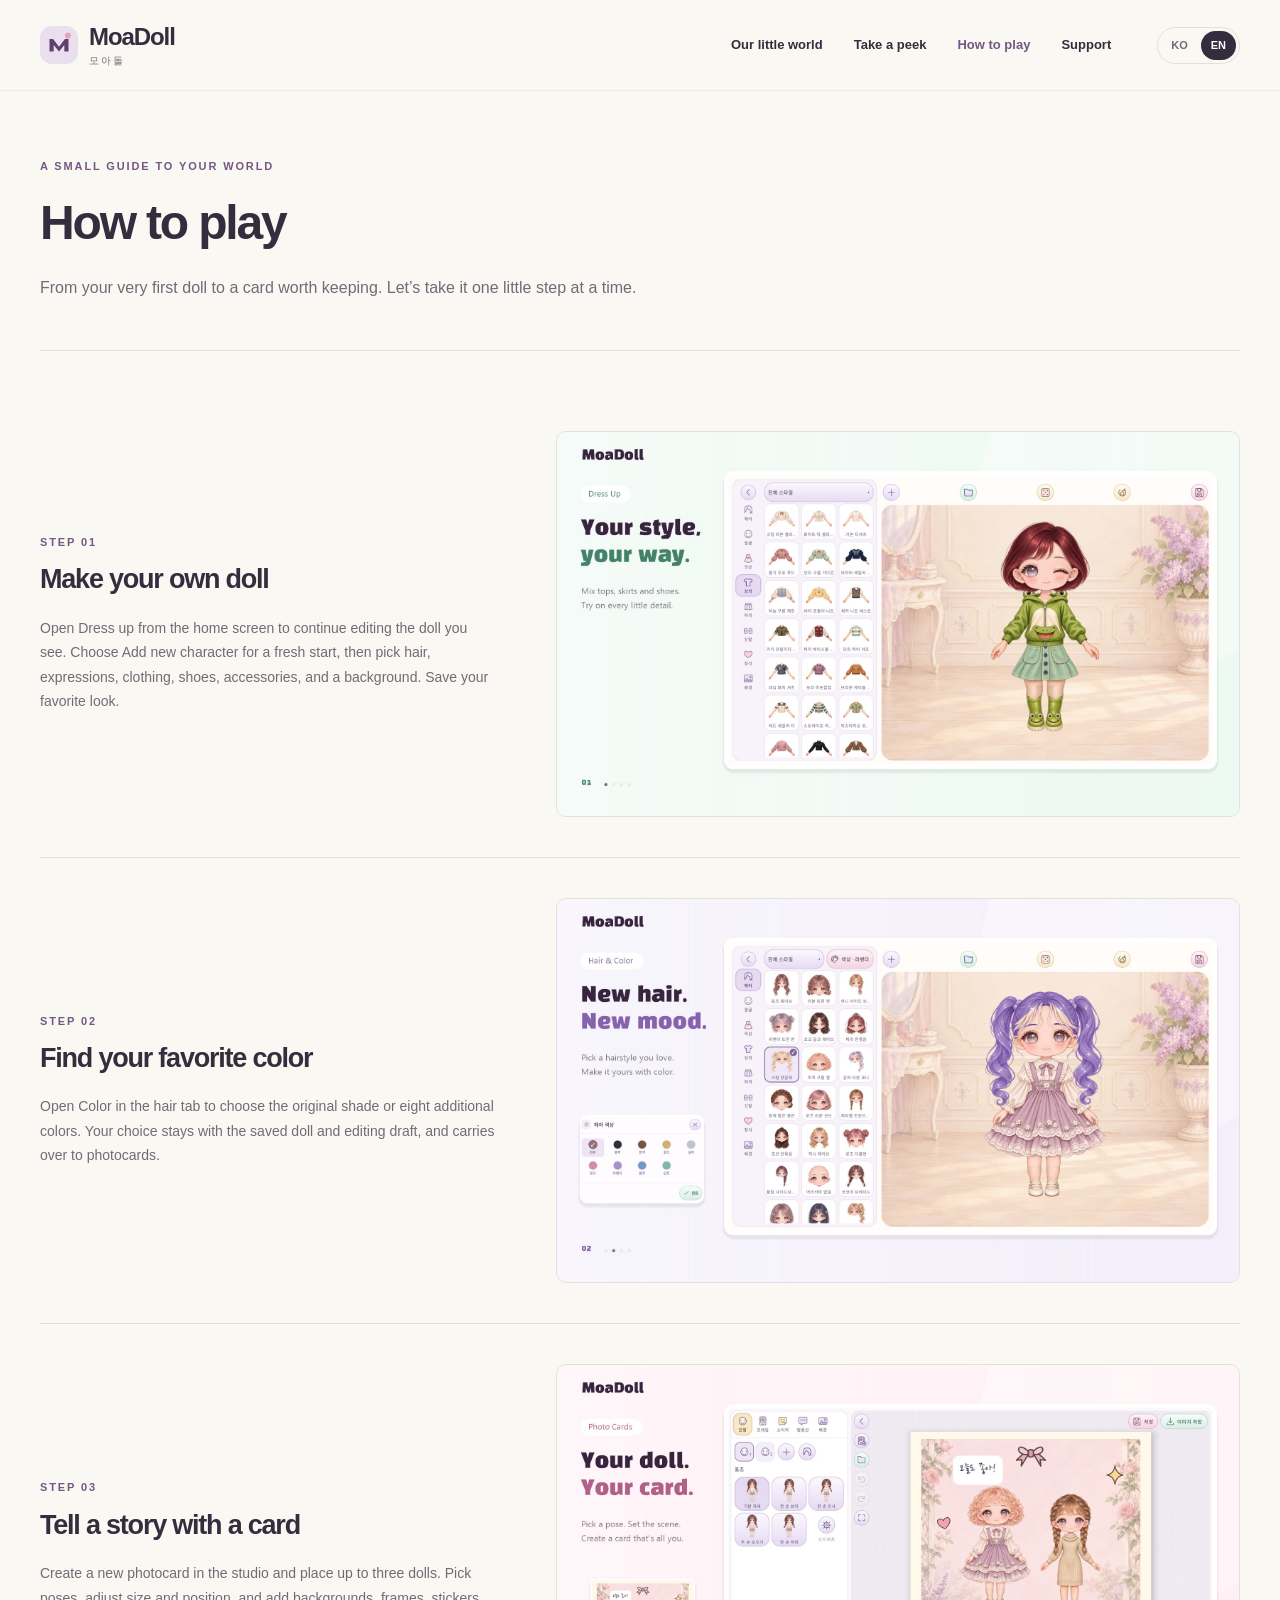
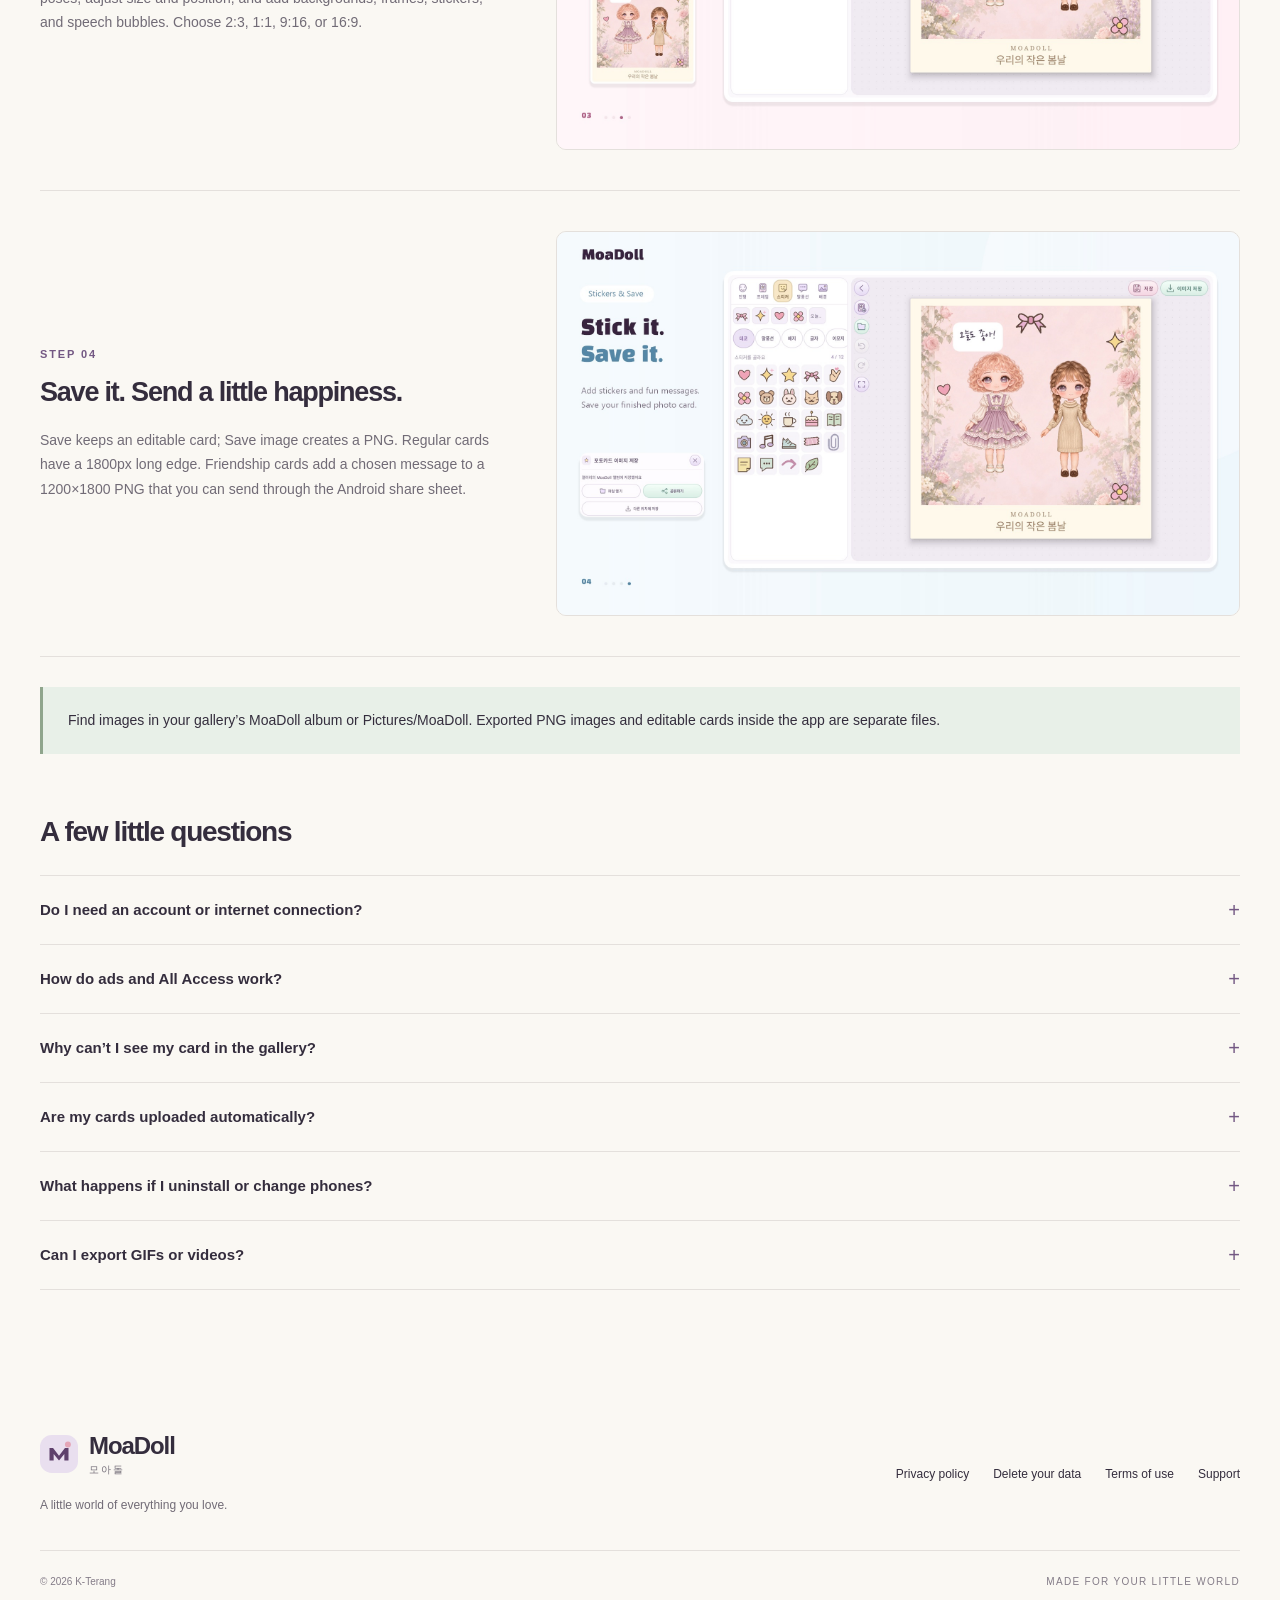
<file: guide.en.html>
<!doctype html>
<html lang="en"><head>
<meta charset="utf-8"><meta name="viewport" content="width=device-width,initial-scale=1">
<title>How to play · MoaDoll</title><meta name="description" content="Learn how to dress up dolls, create photocards, and save and share PNG images in MoaDoll.">
<meta name="theme-color" content="#faf8f3"><meta name="referrer" content="strict-origin-when-cross-origin">
<meta property="og:title" content="How to play · MoaDoll"><meta property="og:description" content="Learn how to dress up dolls, create photocards, and save and share PNG images in MoaDoll.">
<meta property="og:type" content="website"><meta property="og:site_name" content="MoaDoll"><meta property="og:locale" content="en_US">
<meta name="twitter:card" content="summary_large_image"><link rel="canonical" href="https://k-ternag.github.io/moadollHome/guide.en.html"><meta property="og:url" content="https://k-ternag.github.io/moadollHome/guide.en.html"><meta property="og:image" content="https://k-ternag.github.io/moadollHome/assets/en/03-photocard.jpg"><link rel="alternate" hreflang="ko" href="https://k-ternag.github.io/moadollHome/guide.html"><link rel="alternate" hreflang="en" href="https://k-ternag.github.io/moadollHome/guide.en.html"><link rel="alternate" hreflang="x-default" href="https://k-ternag.github.io/moadollHome/guide.en.html">
<link rel="icon" type="image/svg+xml" href="assets/favicon.svg"><link rel="stylesheet" href="styles.css">
<script src="app.js" defer></script></head>
<body><a class="skip" href="#main">Skip to content</a>
<header class="site-header"><div class="wrap header-inner"><a class="brand" href="index.en.html" aria-label="MoaDoll"><img src="assets/favicon.svg" width="38" height="38" alt=""><span>MoaDoll<small>모아돌</small></span></a>
<button class="menu-toggle" aria-expanded="false" aria-controls="navigation" hidden>Menu <span aria-hidden="true">☰</span></button>
<nav id="navigation" aria-label="Main navigation"><a href="index.en.html#story">Our little world</a><a href="index.en.html#gallery">Take a peek</a><a href="guide.en.html" aria-current="page">How to play</a><a href="support.en.html">Support</a><div class="languages" aria-label="Language"><a class="language-link" href="guide.html" lang="ko" hreflang="ko">KO</a><a class="language-link" href="guide.en.html" lang="en" hreflang="en" aria-current="page">EN</a></div></nav></div></header>
<main id="main"><div class="wrap page-content"><div class="page-heading"><p class="eyebrow">A SMALL GUIDE TO YOUR WORLD</p><h1>How to play</h1><p>From your very first doll to a card worth keeping. Let’s take it one little step at a time.</p></div><section class="guide-row"><div><p class="eyebrow">STEP 01</p><h2>Make your own doll</h2><p>Open Dress up from the home screen to continue editing the doll you see. Choose Add new character for a fresh start, then pick hair, expressions, clothing, shoes, accessories, and a background. Save your favorite look.</p></div><a href="assets/en/01-dress-up.jpg" data-zoom data-caption="A doll in a mint frog hoodie next to the outfit selection screen" aria-label="View larger image: Make your own doll"><img src="assets/en/01-dress-up.jpg" alt="A doll in a mint frog hoodie next to the outfit selection screen" width="1920" height="1080" loading="lazy"></a></section><section class="guide-row"><div><p class="eyebrow">STEP 02</p><h2>Find your favorite color</h2><p>Open Color in the hair tab to choose the original shade or eight additional colors. Your choice stays with the saved doll and editing draft, and carries over to photocards.</p></div><a href="assets/en/02-hair-color.jpg" data-zoom data-caption="The MoaDoll hairstyle and hair color selection screen" aria-label="View larger image: Find your favorite color"><img src="assets/en/02-hair-color.jpg" alt="The MoaDoll hairstyle and hair color selection screen" width="1920" height="1080" loading="lazy"></a></section><section class="guide-row"><div><p class="eyebrow">STEP 03</p><h2>Tell a story with a card</h2><p>Create a new photocard in the studio and place up to three dolls. Pick poses, adjust size and position, and add backgrounds, frames, stickers, and speech bubbles. Choose 2:3, 1:1, 9:16, or 16:9.</p></div><a href="assets/en/03-photocard.jpg" data-zoom data-caption="Two dolls in a floral frame in the photocard editor" aria-label="View larger image: Tell a story with a card"><img src="assets/en/03-photocard.jpg" alt="Two dolls in a floral frame in the photocard editor" width="1920" height="1080" loading="lazy"></a></section><section class="guide-row"><div><p class="eyebrow">STEP 04</p><h2>Save it. Send a little happiness.</h2><p>Save keeps an editable card; Save image creates a PNG. Regular cards have a 1800px long edge. Friendship cards add a chosen message to a 1200×1800 PNG that you can send through the Android share sheet.</p></div><a href="assets/en/04-stickers-save.jpg" data-zoom data-caption="Adding stickers and speech bubbles to a photocard and saving the image" aria-label="View larger image: Save it. Send a little happiness."><img src="assets/en/04-stickers-save.jpg" alt="Adding stickers and speech bubbles to a photocard and saving the image" width="1920" height="1080" loading="lazy"></a></section><aside class="tip">Find images in your gallery’s MoaDoll album or Pictures/MoaDoll. Exported PNG images and editable cards inside the app are separate files.</aside><section class="faq-section"><h2>A few little questions</h2><details><summary>Do I need an account or internet connection?<span aria-hidden="true">+</span></summary><p>Basic doll customization, card editing, and saving work without a separate MoaDoll account. Ads, Google Play purchases and purchase restoration, Google Drive backup and restoration, and weather require an internet connection. Drive backup is optional and requires Google account authorization.</p></details><details><summary>How do ads and All Access work?<span aria-hidden="true">+</span></summary><p>The app offers banner, interstitial, and rewarded ads, and an All Access purchase through Google Play. While All Access is active, the app does not request or display ads. Check the app and Google Play purchase screen for the price and included features.</p></details><details><summary>Why can’t I see my card in the gallery?<span aria-hidden="true">+</span></summary><p>Save and Save image do different things. Choose Save image to create a PNG and wait for it to finish. Check available storage and the MoaDoll album. On Android 8 or 9, also check the requested storage permission.</p></details><details><summary>Are my cards uploaded automatically?<span aria-hidden="true">+</span></summary><p>No. After saving, you choose the destination app and recipient in the Android share sheet. MoaDoll has no friend list or public feed. Manage any shared copies in the service you selected.</p></details><details><summary>What happens if I uninstall or change phones?<span aria-hidden="true">+</span></summary><p>Clearing app data or uninstalling may remove local editing data. A manual file or Google Drive backup can restore dolls, photocards, written text, owned items, and that day’s reward records. Manual backups exclude finished PNGs, coin balances, and All Access purchase information. Keep PNGs separately and restore All Access using the Google Play account that made the purchase. Android system backup and device transfer may also apply, depending on your settings.</p></details><details><summary>Can I export GIFs or videos?<span aria-hidden="true">+</span></summary><p>The current studio is a still photocard editor with PNG export. Animation, GIF, and video features from older versions are not part of the current experience described here.</p></details></section></div></main>
<footer class="site-footer"><div class="wrap footer-top"><div><a class="brand" href="index.en.html" aria-label="MoaDoll"><img src="assets/favicon.svg" width="38" height="38" alt=""><span>MoaDoll<small>모아돌</small></span></a><p>A little world of everything you love.</p></div><div class="footer-links"><a href="privacy.en.html">Privacy policy</a><a href="delete-account.en.html">Delete your data</a><a href="terms.en.html">Terms of use</a><a href="support.en.html">Support</a></div></div><div class="wrap footer-bottom"><span>© 2026 K-Terang</span><span>MADE FOR YOUR LITTLE WORLD</span></div></footer>
<dialog id="lightbox" aria-labelledby="lightbox-title"><div class="dialog-bar"><span id="lightbox-title">View larger image</span><button type="button" class="close-dialog">Close <span aria-hidden="true">×</span></button></div><img id="lightbox-image" alt=""><p id="lightbox-caption"></p></dialog>
</body></html>
</file>
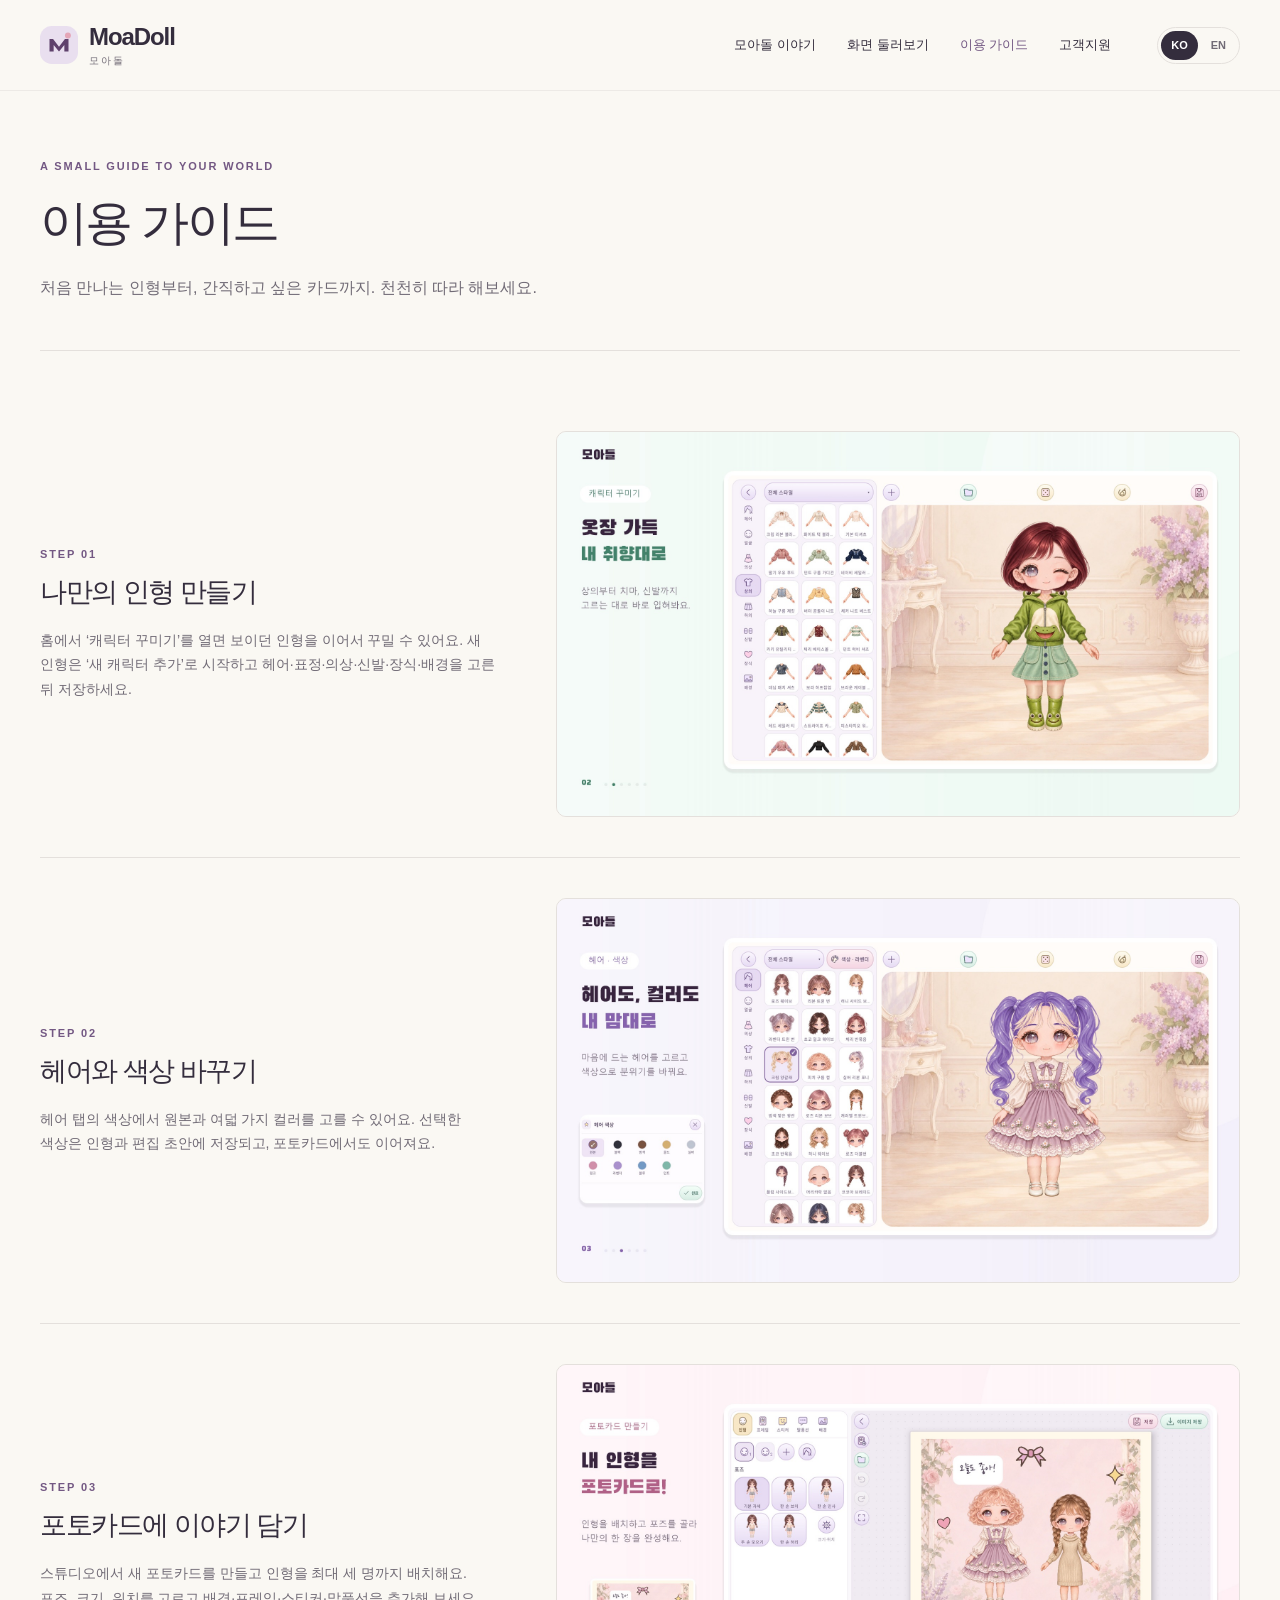
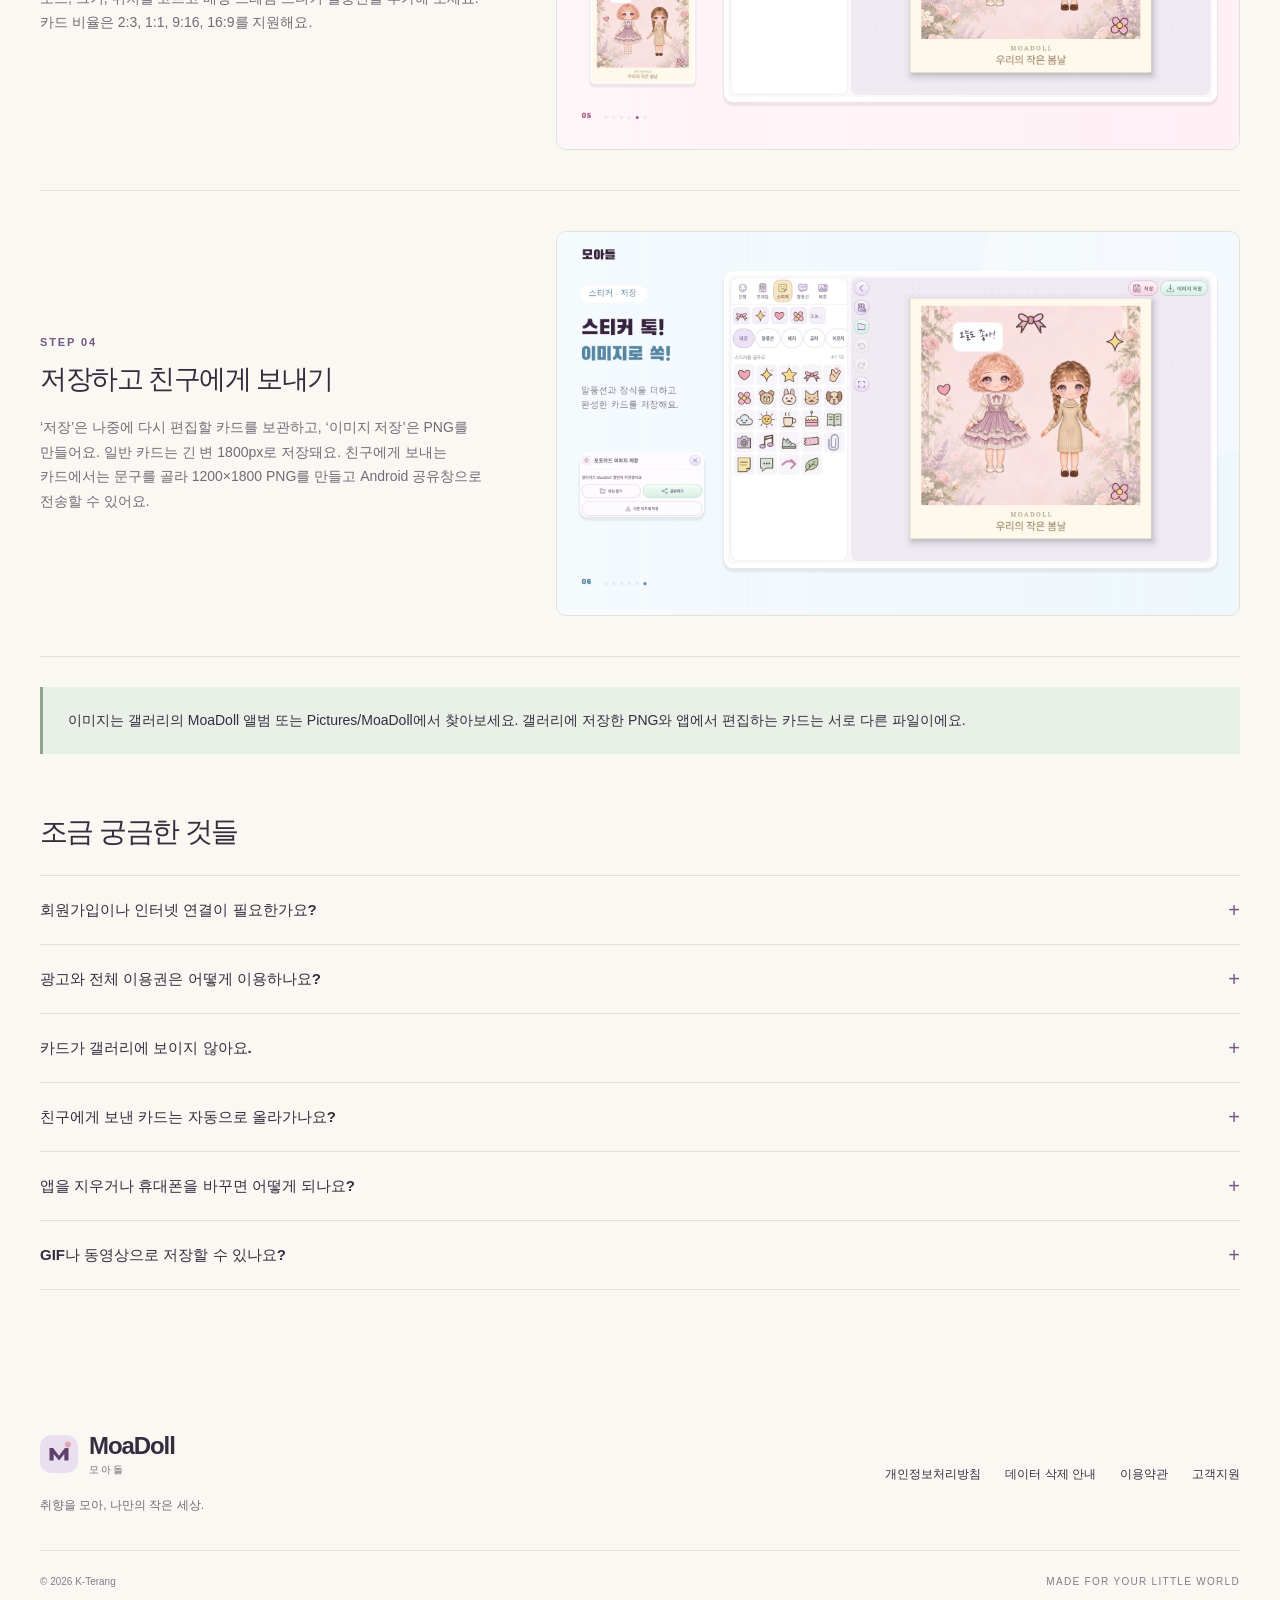
<file: guide.html>
<!doctype html>
<html lang="ko"><head>
<meta charset="utf-8"><meta name="viewport" content="width=device-width,initial-scale=1">
<title>이용 가이드 · MoaDoll</title><meta name="description" content="모아돌의 인형 꾸미기, 포토카드 편집, PNG 저장과 공유 방법을 알아보세요.">
<meta name="theme-color" content="#faf8f3"><meta name="referrer" content="strict-origin-when-cross-origin">
<meta property="og:title" content="이용 가이드 · MoaDoll"><meta property="og:description" content="모아돌의 인형 꾸미기, 포토카드 편집, PNG 저장과 공유 방법을 알아보세요.">
<meta property="og:type" content="website"><meta property="og:site_name" content="MoaDoll"><meta property="og:locale" content="ko_KR">
<meta name="twitter:card" content="summary_large_image"><link rel="canonical" href="https://k-ternag.github.io/moadollHome/guide.html"><meta property="og:url" content="https://k-ternag.github.io/moadollHome/guide.html"><meta property="og:image" content="https://k-ternag.github.io/moadollHome/assets/ko/03-photocard.jpg"><link rel="alternate" hreflang="ko" href="https://k-ternag.github.io/moadollHome/guide.html"><link rel="alternate" hreflang="en" href="https://k-ternag.github.io/moadollHome/guide.en.html"><link rel="alternate" hreflang="x-default" href="https://k-ternag.github.io/moadollHome/guide.en.html">
<link rel="icon" type="image/svg+xml" href="assets/favicon.svg"><link rel="stylesheet" href="styles.css">
<script src="app.js" defer></script></head>
<body><a class="skip" href="#main">본문 바로가기</a>
<header class="site-header"><div class="wrap header-inner"><a class="brand" href="index.html" aria-label="MoaDoll"><img src="assets/favicon.svg" width="38" height="38" alt=""><span>MoaDoll<small>모아돌</small></span></a>
<button class="menu-toggle" aria-expanded="false" aria-controls="navigation" hidden>메뉴 <span aria-hidden="true">☰</span></button>
<nav id="navigation" aria-label="주 메뉴"><a href="index.html#story">모아돌 이야기</a><a href="index.html#gallery">화면 둘러보기</a><a href="guide.html" aria-current="page">이용 가이드</a><a href="support.html">고객지원</a><div class="languages" aria-label="Language"><a class="language-link" href="guide.html" lang="ko" hreflang="ko" aria-current="page">KO</a><a class="language-link" href="guide.en.html" lang="en" hreflang="en">EN</a></div></nav></div></header>
<main id="main"><div class="wrap page-content"><div class="page-heading"><p class="eyebrow">A SMALL GUIDE TO YOUR WORLD</p><h1>이용 가이드</h1><p>처음 만나는 인형부터, 간직하고 싶은 카드까지. 천천히 따라 해보세요.</p></div><section class="guide-row"><div><p class="eyebrow">STEP 01</p><h2>나만의 인형 만들기</h2><p>홈에서 ‘캐릭터 꾸미기’를 열면 보이던 인형을 이어서 꾸밀 수 있어요. 새 인형은 ‘새 캐릭터 추가’로 시작하고 헤어·표정·의상·신발·장식·배경을 고른 뒤 저장하세요.</p></div><a href="assets/ko/01-dress-up.jpg" data-zoom data-caption="민트색 개구리 후디를 입은 인형과 의상 선택 화면" aria-label="이미지 크게 보기: 나만의 인형 만들기"><img src="assets/ko/01-dress-up.jpg" alt="민트색 개구리 후디를 입은 인형과 의상 선택 화면" width="1920" height="1080" loading="lazy"></a></section><section class="guide-row"><div><p class="eyebrow">STEP 02</p><h2>헤어와 색상 바꾸기</h2><p>헤어 탭의 색상에서 원본과 여덟 가지 컬러를 고를 수 있어요. 선택한 색상은 인형과 편집 초안에 저장되고, 포토카드에서도 이어져요.</p></div><a href="assets/ko/02-hair-color.jpg" data-zoom data-caption="헤어 스타일과 머리 색상을 고르는 모아돌 화면" aria-label="이미지 크게 보기: 헤어와 색상 바꾸기"><img src="assets/ko/02-hair-color.jpg" alt="헤어 스타일과 머리 색상을 고르는 모아돌 화면" width="1920" height="1080" loading="lazy"></a></section><section class="guide-row"><div><p class="eyebrow">STEP 03</p><h2>포토카드에 이야기 담기</h2><p>스튜디오에서 새 포토카드를 만들고 인형을 최대 세 명까지 배치해요. 포즈, 크기, 위치를 고르고 배경·프레임·스티커·말풍선을 추가해 보세요. 카드 비율은 2:3, 1:1, 9:16, 16:9를 지원해요.</p></div><a href="assets/ko/03-photocard.jpg" data-zoom data-caption="두 인형과 꽃무늬 프레임으로 꾸민 포토카드 편집 화면" aria-label="이미지 크게 보기: 포토카드에 이야기 담기"><img src="assets/ko/03-photocard.jpg" alt="두 인형과 꽃무늬 프레임으로 꾸민 포토카드 편집 화면" width="1920" height="1080" loading="lazy"></a></section><section class="guide-row"><div><p class="eyebrow">STEP 04</p><h2>저장하고 친구에게 보내기</h2><p>‘저장’은 나중에 다시 편집할 카드를 보관하고, ‘이미지 저장’은 PNG를 만들어요. 일반 카드는 긴 변 1800px로 저장돼요. 친구에게 보내는 카드에서는 문구를 골라 1200×1800 PNG를 만들고 Android 공유창으로 전송할 수 있어요.</p></div><a href="assets/ko/04-stickers-save.jpg" data-zoom data-caption="포토카드에 스티커와 말풍선을 더하고 이미지로 저장하는 화면" aria-label="이미지 크게 보기: 저장하고 친구에게 보내기"><img src="assets/ko/04-stickers-save.jpg" alt="포토카드에 스티커와 말풍선을 더하고 이미지로 저장하는 화면" width="1920" height="1080" loading="lazy"></a></section><aside class="tip">이미지는 갤러리의 MoaDoll 앨범 또는 Pictures/MoaDoll에서 찾아보세요. 갤러리에 저장한 PNG와 앱에서 편집하는 카드는 서로 다른 파일이에요.</aside><section class="faq-section"><h2>조금 궁금한 것들</h2><details><summary>회원가입이나 인터넷 연결이 필요한가요?<span aria-hidden="true">+</span></summary><p>별도의 모아돌 회원가입 없이 기본 인형 꾸미기, 카드 편집과 저장을 이용할 수 있어요. 광고, Google Play 결제·구매 복원, Google Drive 백업·복원, 날씨 조회에는 인터넷 연결이 필요해요. Drive 백업은 Google 계정 인증 후 선택해서 이용해요.</p></details><details><summary>광고와 전체 이용권은 어떻게 이용하나요?<span aria-hidden="true">+</span></summary><p>앱에는 배너·전면·보상형 광고와 Google Play를 통한 전체 이용권 구매가 있어요. 전체 이용권 사용 중에는 광고를 요청하거나 표시하지 않아요. 상품의 가격과 제공 내용은 앱과 Google Play 결제 화면에서 확인해 주세요.</p></details><details><summary>카드가 갤러리에 보이지 않아요.<span aria-hidden="true">+</span></summary><p>카드의 ‘저장’과 ‘이미지 저장’은 달라요. PNG를 만들려면 ‘이미지 저장’을 누르고 완료를 기다려 주세요. 저장 공간과 MoaDoll 앨범을 확인하고, Android 8·9에서는 요청된 저장 권한도 확인해 주세요.</p></details><details><summary>친구에게 보낸 카드는 자동으로 올라가나요?<span aria-hidden="true">+</span></summary><p>아니요. 이미지를 저장한 뒤 Android 공유창에서 받을 앱과 대상을 직접 골라요. 모아돌에는 친구 목록이나 공개 피드가 없어요. 전송한 이미지의 관리는 선택한 서비스에서 해야 해요.</p></details><details><summary>앱을 지우거나 휴대폰을 바꾸면 어떻게 되나요?<span aria-hidden="true">+</span></summary><p>앱 데이터 삭제·제거 시 기기의 편집 내용이 사라질 수 있어요. 미리 파일 또는 Google Drive로 수동 백업하면 인형·포토카드·작성 문구·보유 아이템·당일 보상 기록을 복원할 수 있어요. 완성 PNG·코인 잔액·전체 이용권 구매정보는 수동 백업에 포함되지 않아요. PNG는 따로 보관하고, 이용권은 구매한 Google Play 계정으로 구매 복원을 이용해 주세요. Android 시스템 백업·기기 이전도 설정에 따라 적용될 수 있어요.</p></details><details><summary>GIF나 동영상으로 저장할 수 있나요?<span aria-hidden="true">+</span></summary><p>현재 스튜디오는 정적인 포토카드 편집기이며 PNG 저장을 지원해요. 과거 버전의 모션·GIF·동영상 기능은 현재 소개하는 기능에 포함되지 않아요.</p></details></section></div></main>
<footer class="site-footer"><div class="wrap footer-top"><div><a class="brand" href="index.html" aria-label="MoaDoll"><img src="assets/favicon.svg" width="38" height="38" alt=""><span>MoaDoll<small>모아돌</small></span></a><p>취향을 모아, 나만의 작은 세상.</p></div><div class="footer-links"><a href="privacy.html">개인정보처리방침</a><a href="delete-account.html">데이터 삭제 안내</a><a href="terms.html">이용약관</a><a href="support.html">고객지원</a></div></div><div class="wrap footer-bottom"><span>© 2026 K-Terang</span><span>MADE FOR YOUR LITTLE WORLD</span></div></footer>
<dialog id="lightbox" aria-labelledby="lightbox-title"><div class="dialog-bar"><span id="lightbox-title">이미지 크게 보기</span><button type="button" class="close-dialog">닫기 <span aria-hidden="true">×</span></button></div><img id="lightbox-image" alt=""><p id="lightbox-caption"></p></dialog>
</body></html>
</file>
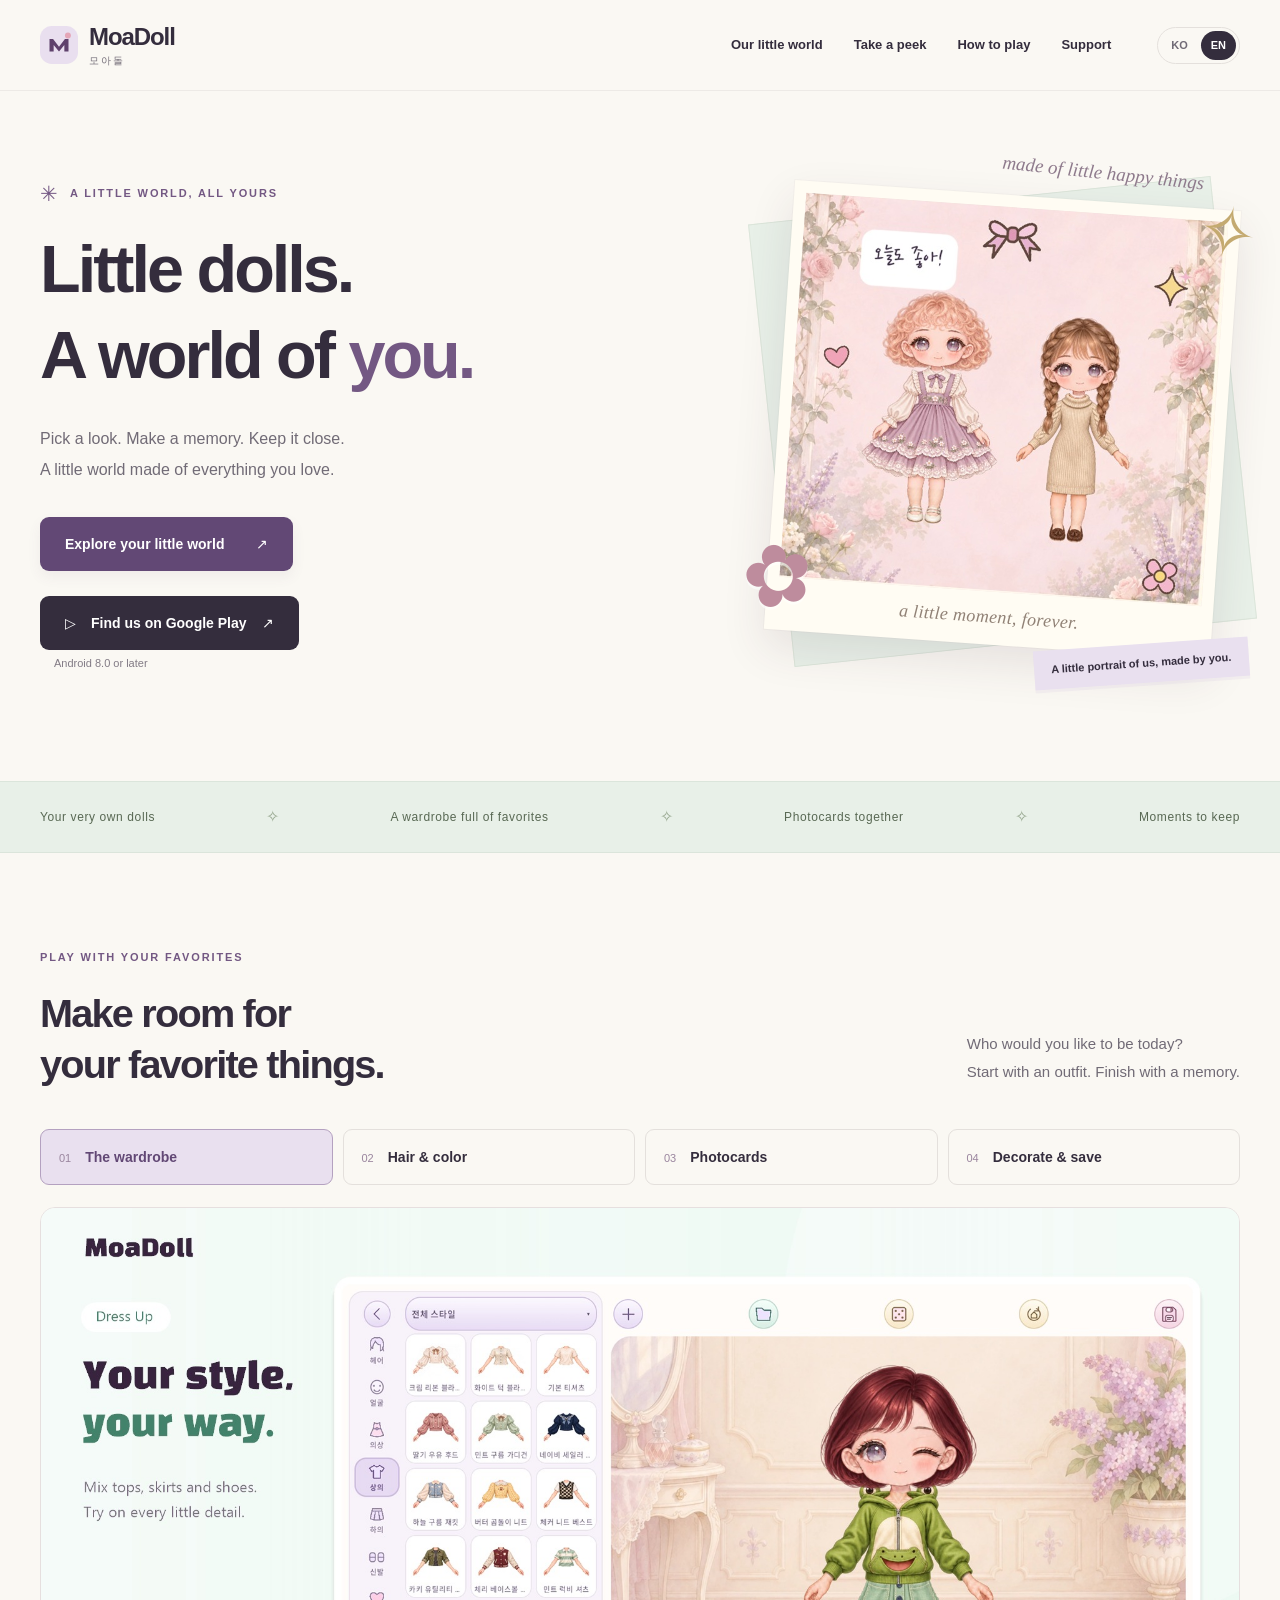
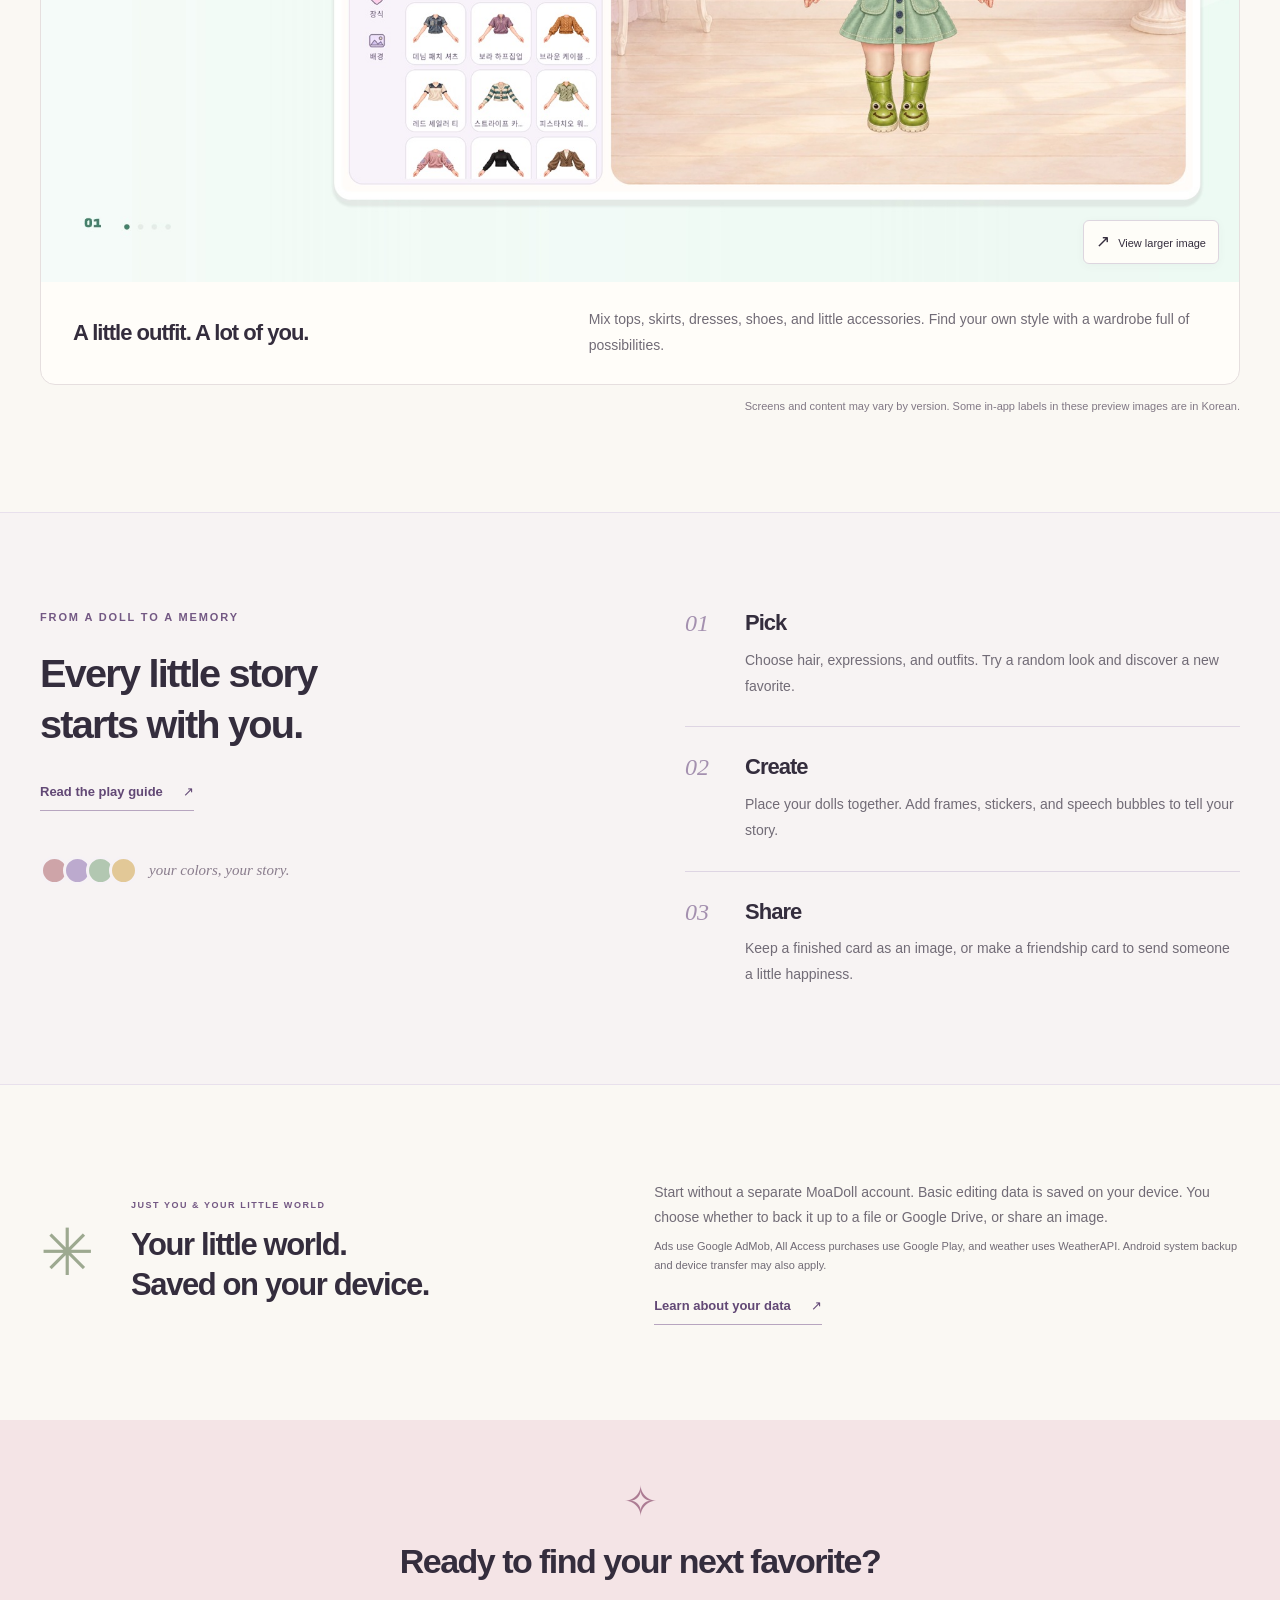
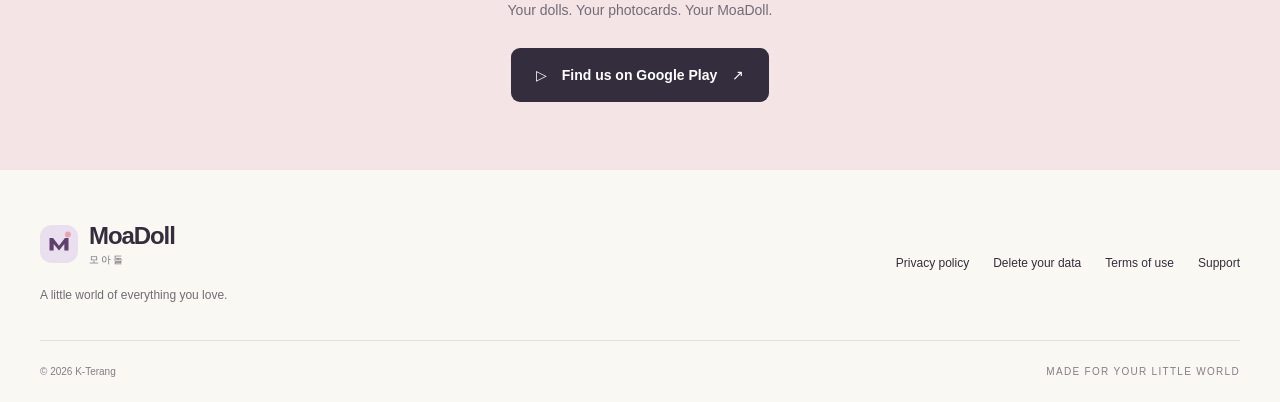
<file: index.en.html>
<!doctype html>
<html lang="en"><head>
<meta charset="utf-8"><meta name="viewport" content="width=device-width,initial-scale=1">
<title>MoaDoll — A little world, all yours</title><meta name="description" content="Dress up your dolls with a variety of items, create personal photocards, and add stickers and speech bubbles. Explore MoaDoll, guides, support, and privacy information.">
<meta name="theme-color" content="#faf8f3"><meta name="referrer" content="strict-origin-when-cross-origin">
<meta property="og:title" content="MoaDoll — A little world, all yours"><meta property="og:description" content="Dress up your dolls with a variety of items, create personal photocards, and add stickers and speech bubbles. Explore MoaDoll, guides, support, and privacy information.">
<meta property="og:type" content="website"><meta property="og:site_name" content="MoaDoll"><meta property="og:locale" content="en_US">
<meta name="twitter:card" content="summary_large_image"><link rel="canonical" href="https://k-ternag.github.io/moadollHome/index.en.html"><meta property="og:url" content="https://k-ternag.github.io/moadollHome/index.en.html"><meta property="og:image" content="https://k-ternag.github.io/moadollHome/assets/en/03-photocard.jpg"><link rel="alternate" hreflang="ko" href="https://k-ternag.github.io/moadollHome/index.html"><link rel="alternate" hreflang="en" href="https://k-ternag.github.io/moadollHome/index.en.html"><link rel="alternate" hreflang="x-default" href="https://k-ternag.github.io/moadollHome/index.en.html">
<link rel="icon" type="image/svg+xml" href="assets/favicon.svg"><link rel="stylesheet" href="styles.css">
<script src="app.js" defer></script></head>
<body><a class="skip" href="#main">Skip to content</a>
<header class="site-header"><div class="wrap header-inner"><a class="brand" href="index.en.html" aria-label="MoaDoll"><img src="assets/favicon.svg" width="38" height="38" alt=""><span>MoaDoll<small>모아돌</small></span></a>
<button class="menu-toggle" aria-expanded="false" aria-controls="navigation" hidden>Menu <span aria-hidden="true">☰</span></button>
<nav id="navigation" aria-label="Main navigation"><a href="index.en.html#story">Our little world</a><a href="index.en.html#gallery">Take a peek</a><a href="guide.en.html">How to play</a><a href="support.en.html">Support</a><div class="languages" aria-label="Language"><a class="language-link" href="index.html" lang="ko" hreflang="ko">KO</a><a class="language-link" href="index.en.html" lang="en" hreflang="en" aria-current="page">EN</a></div></nav></div></header>
<main id="main"><section class="hero wrap" id="story"><div class="hero-copy"><p class="eyebrow"><span aria-hidden="true">✳</span> A LITTLE WORLD, ALL YOURS</p><h1>Little dolls.<br>A world of <em>you.</em></h1><p class="hero-intro">Pick a look. Make a memory. Keep it close.<br>A little world made of everything you love.</p><a class="button primary" href="#gallery">Explore your little world <span aria-hidden="true">↗</span></a><div class="hero-availability"><a class="button store-button" href="https://play.google.com/store/apps/details?id=com.moadoll"><span aria-hidden="true">▷</span>Find us on Google Play<span aria-hidden="true">↗</span></a><small>Android 8.0 or later</small></div></div>
<div class="hero-art"><span class="handwritten art-note" aria-hidden="true">made of little happy things</span><div class="paper-back" aria-hidden="true"></div><a class="hero-card" href="assets/en/03-photocard.jpg" data-zoom data-caption="Two dolls in a floral frame in the photocard editor" aria-label="View larger image"><div class="hero-crop"><img src="assets/en/03-photocard.jpg" alt="Two dolls in a floral frame in the photocard editor" width="1920" height="1080" fetchpriority="high"></div><span class="card-bottom">a little moment, forever.</span></a><span class="floating-flower" aria-hidden="true">✿</span><span class="floating-spark" aria-hidden="true">✧</span><span class="paper-label">A little portrait of us, made by you.</span></div></section>
<div class="ribbon"><div class="wrap"><span>Your very own dolls</span><i aria-hidden="true">✧</i><span>A wardrobe full of favorites</span><i aria-hidden="true">✧</i><span>Photocards together</span><i aria-hidden="true">✧</i><span>Moments to keep</span><i aria-hidden="true">✧</i></div></div>
<section class="gallery-section section-space" id="gallery"><div class="wrap"><div class="section-heading"><div><p class="eyebrow">PLAY WITH YOUR FAVORITES</p><h2>Make room for<br>your favorite things.</h2></div><p>Who would you like to be today?<br>Start with an outfit. Finish with a memory.</p></div><div class="feature-tabs" aria-label="App features"><a id="tab-0" href="#feature-0" class="feature-tab"><span>01</span>The wardrobe</a><a id="tab-1" href="#feature-1" class="feature-tab"><span>02</span>Hair & color</a><a id="tab-2" href="#feature-2" class="feature-tab"><span>03</span>Photocards</a><a id="tab-3" href="#feature-3" class="feature-tab"><span>04</span>Decorate & save</a></div><div class="feature-stage"><section id="feature-0" class="feature-panel" aria-labelledby="feature-title-0"><a href="assets/en/01-dress-up.jpg" class="zoom-link" data-zoom data-caption="A doll in a mint frog hoodie next to the outfit selection screen"><img src="assets/en/01-dress-up.jpg" alt="A doll in a mint frog hoodie next to the outfit selection screen" width="1920" height="1080" loading="lazy"><span class="zoom-hint"><span aria-hidden="true">↗</span> View larger image</span></a><div class="feature-caption"><h3 id="feature-title-0">A little outfit. A lot of you.</h3><p>Mix tops, skirts, dresses, shoes, and little accessories. Find your own style with a wardrobe full of possibilities.</p></div></section><section id="feature-1" class="feature-panel" aria-labelledby="feature-title-1"><a href="assets/en/02-hair-color.jpg" class="zoom-link" data-zoom data-caption="The MoaDoll hairstyle and hair color selection screen"><img src="assets/en/02-hair-color.jpg" alt="The MoaDoll hairstyle and hair color selection screen" width="1920" height="1080" loading="lazy"><span class="zoom-hint"><span aria-hidden="true">↗</span> View larger image</span></a><div class="feature-caption"><h3 id="feature-title-1">Your style, down to the last strand.</h3><p>A touch of pink, lavender, or mint. Pair your favorite hairstyle with its original color or eight extra shades.</p></div></section><section id="feature-2" class="feature-panel" aria-labelledby="feature-title-2"><a href="assets/en/03-photocard.jpg" class="zoom-link" data-zoom data-caption="Two dolls in a floral frame in the photocard editor"><img src="assets/en/03-photocard.jpg" alt="Two dolls in a floral frame in the photocard editor" width="1920" height="1080" loading="lazy"><span class="zoom-hint"><span aria-hidden="true">↗</span> View larger image</span></a><div class="feature-caption"><h3 id="feature-title-2">Little moments, together.</h3><p>Bring up to three dolls into one card and choose from five poses. Add a background and frame to make it your own.</p></div></section><section id="feature-3" class="feature-panel" aria-labelledby="feature-title-3"><a href="assets/en/04-stickers-save.jpg" class="zoom-link" data-zoom data-caption="Adding stickers and speech bubbles to a photocard and saving the image"><img src="assets/en/04-stickers-save.jpg" alt="Adding stickers and speech bubbles to a photocard and saving the image" width="1920" height="1080" loading="lazy"><span class="zoom-hint"><span aria-hidden="true">↗</span> View larger image</span></a><div class="feature-caption"><h3 id="feature-title-3">Finish with a little love.</h3><p>Tell a story with stickers and speech bubbles. Save your card as a PNG and send it through the Android share sheet.</p></div></section></div><p class="caption-note">Screens and content may vary by version. Some in-app labels in these preview images are in Korean.</p></div></section>
<section class="making-section section-space"><div class="wrap making-grid"><div><p class="eyebrow">FROM A DOLL TO A MEMORY</p><h2>Every little story<br>starts with you.</h2><a class="text-link" href="guide.en.html">Read the play guide <span aria-hidden="true">↗</span></a><div class="little-colors" aria-hidden="true"><i></i><i></i><i></i><i></i><span>your colors, your story.</span></div></div><ol class="steps"><li><span class="step-number">01</span><h3>Pick</h3><p>Choose hair, expressions, and outfits. Try a random look and discover a new favorite.</p></li><li><span class="step-number">02</span><h3>Create</h3><p>Place your dolls together. Add frames, stickers, and speech bubbles to tell your story.</p></li><li><span class="step-number">03</span><h3>Share</h3><p>Keep a finished card as an image, or make a friendship card to send someone a little happiness.</p></li></ol></div></section>
<section class="privacy-strip wrap"><span class="privacy-flower" aria-hidden="true">✳</span><div><p class="eyebrow">JUST YOU & YOUR LITTLE WORLD</p><h2>Your little world.<br>Saved on your device.</h2></div><div><p>Start without a separate MoaDoll account. Basic editing data is saved on your device. You choose whether to back it up to a file or Google Drive, or share an image.</p><small>Ads use Google AdMob, All Access purchases use Google Play, and weather uses WeatherAPI. Android system backup and device transfer may also apply.</small><a class="text-link" href="privacy.en.html">Learn about your data <span aria-hidden="true">↗</span></a></div></section>
<section class="closing section-space"><div class="wrap"><span class="closing-star" aria-hidden="true">✧</span><h2>Ready to find your next favorite?</h2><p>Your dolls. Your photocards. Your MoaDoll.</p><a class="button store-button" href="https://play.google.com/store/apps/details?id=com.moadoll"><span aria-hidden="true">▷</span>Find us on Google Play<span aria-hidden="true">↗</span></a></div></section></main>
<footer class="site-footer"><div class="wrap footer-top"><div><a class="brand" href="index.en.html" aria-label="MoaDoll"><img src="assets/favicon.svg" width="38" height="38" alt=""><span>MoaDoll<small>모아돌</small></span></a><p>A little world of everything you love.</p></div><div class="footer-links"><a href="privacy.en.html">Privacy policy</a><a href="delete-account.en.html">Delete your data</a><a href="terms.en.html">Terms of use</a><a href="support.en.html">Support</a></div></div><div class="wrap footer-bottom"><span>© 2026 K-Terang</span><span>MADE FOR YOUR LITTLE WORLD</span></div></footer>
<dialog id="lightbox" aria-labelledby="lightbox-title"><div class="dialog-bar"><span id="lightbox-title">View larger image</span><button type="button" class="close-dialog">Close <span aria-hidden="true">×</span></button></div><img id="lightbox-image" alt=""><p id="lightbox-caption"></p></dialog>
</body></html>
</file>
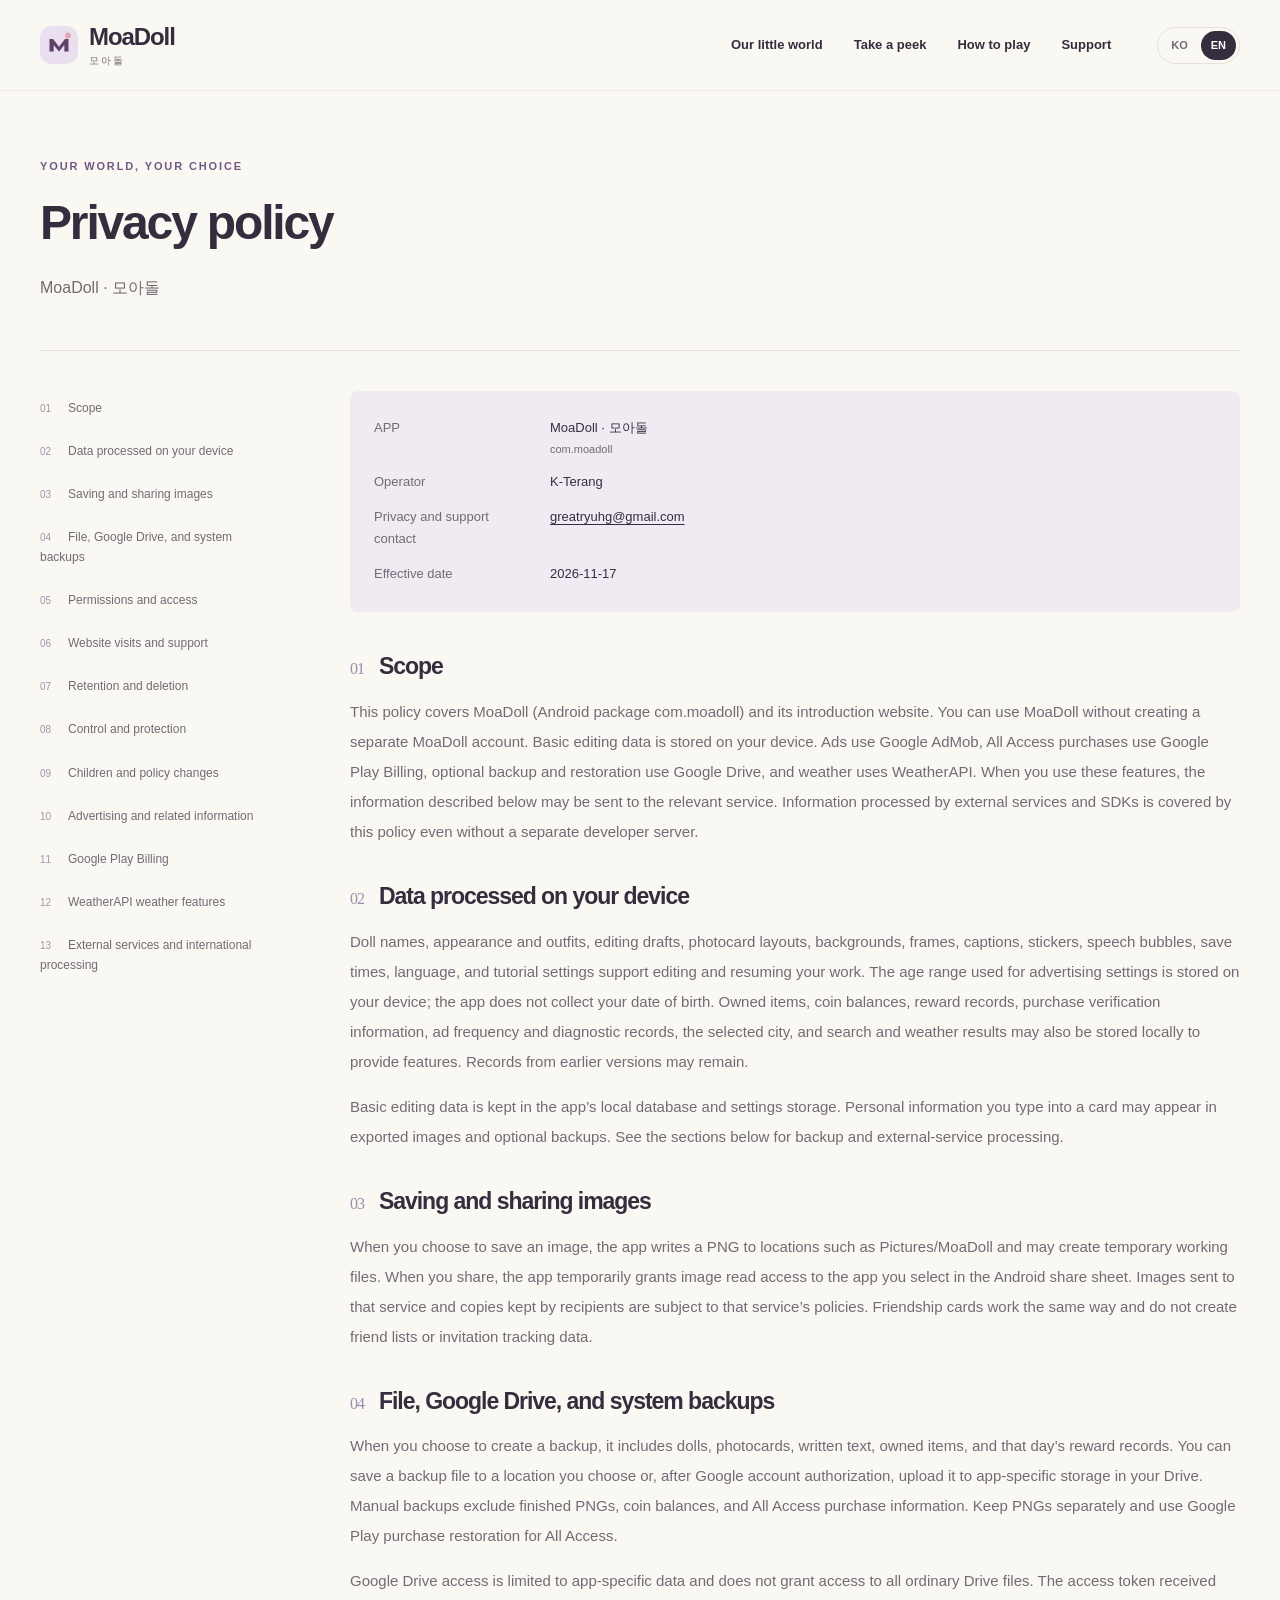
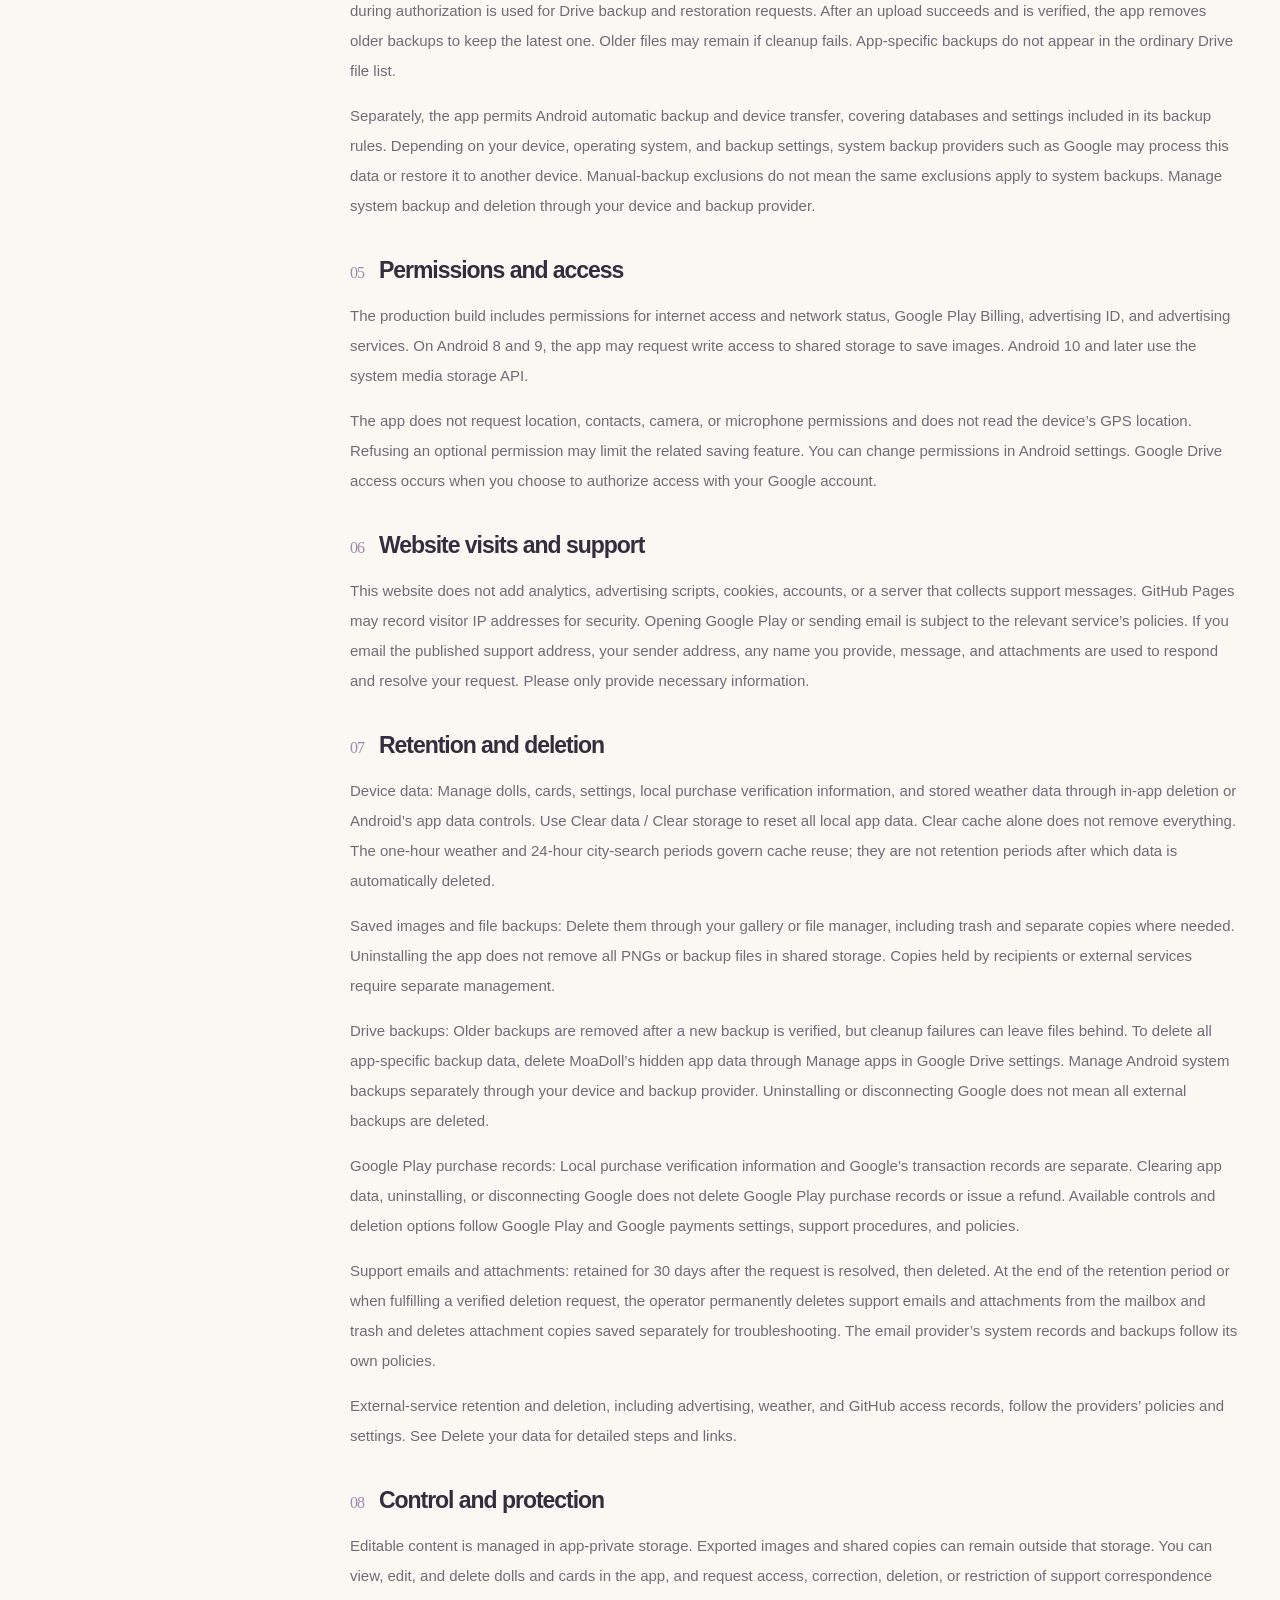
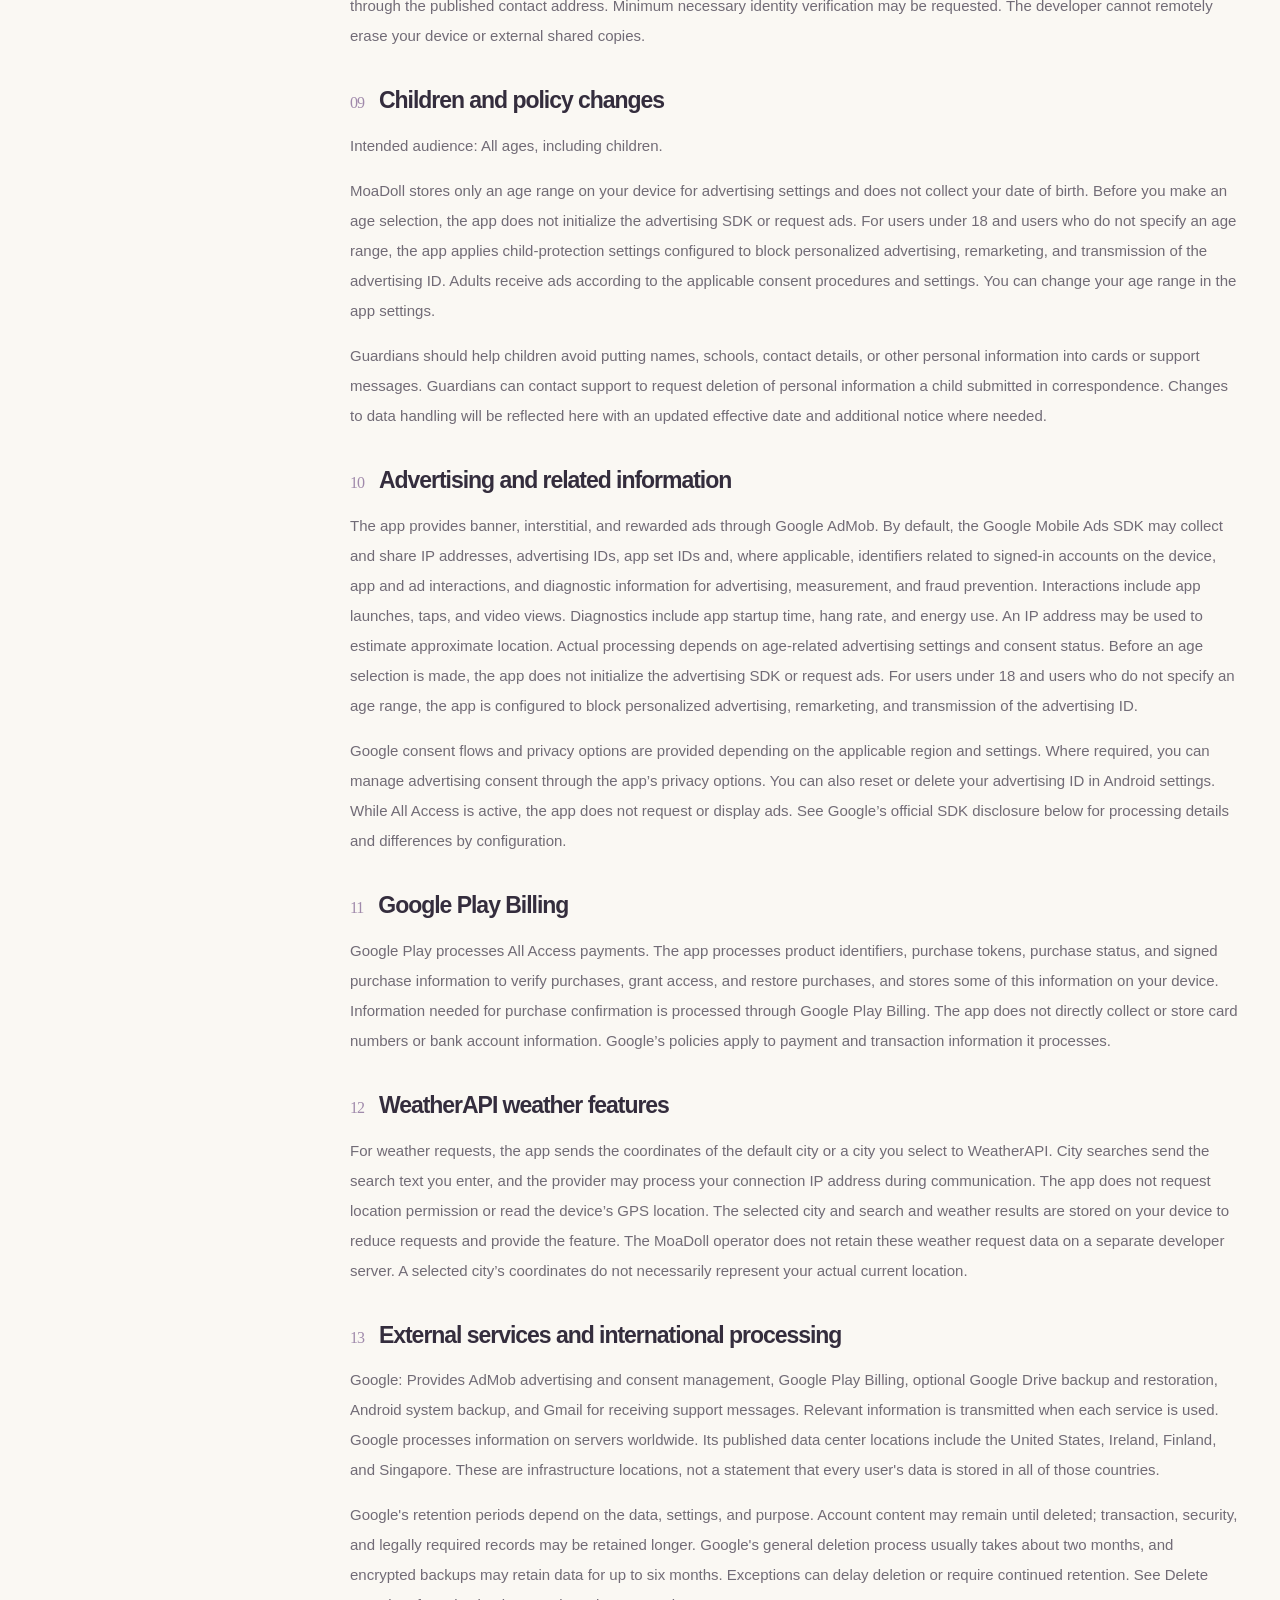
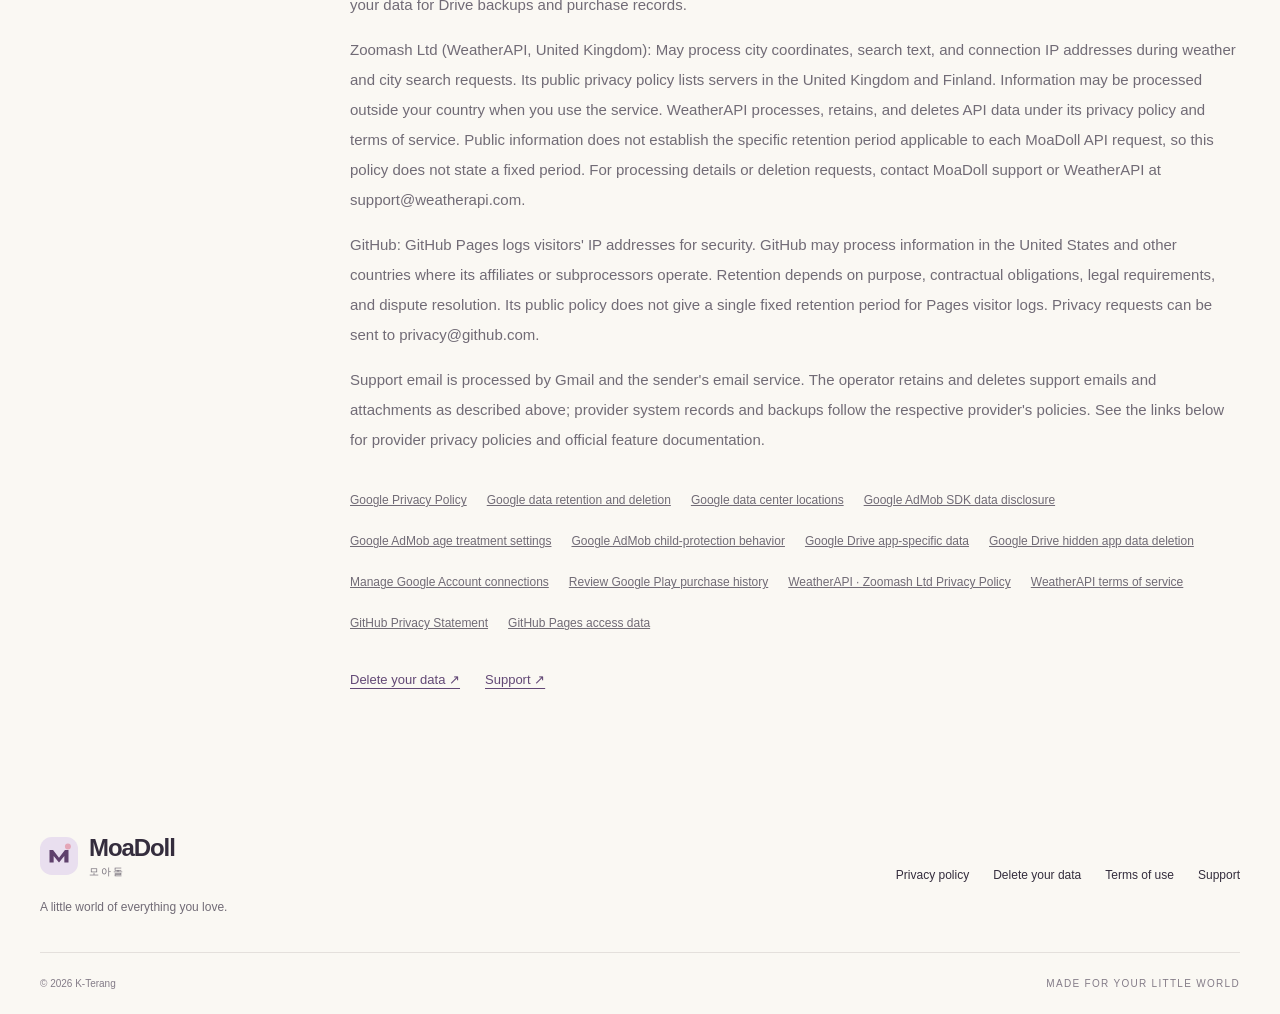
<file: privacy.en.html>
<!doctype html>
<html lang="en"><head>
<meta charset="utf-8"><meta name="viewport" content="width=device-width,initial-scale=1">
<title>Privacy policy · MoaDoll</title><meta name="description" content="MoaDoll data handling for local storage, AdMob ads, Google Play purchases, file and Drive backups, WeatherAPI, retention and deletion.">
<meta name="theme-color" content="#faf8f3"><meta name="referrer" content="strict-origin-when-cross-origin">
<meta property="og:title" content="Privacy policy · MoaDoll"><meta property="og:description" content="MoaDoll data handling for local storage, AdMob ads, Google Play purchases, file and Drive backups, WeatherAPI, retention and deletion.">
<meta property="og:type" content="website"><meta property="og:site_name" content="MoaDoll"><meta property="og:locale" content="en_US">
<meta name="twitter:card" content="summary_large_image"><link rel="canonical" href="https://k-ternag.github.io/moadollHome/privacy.en.html"><meta property="og:url" content="https://k-ternag.github.io/moadollHome/privacy.en.html"><meta property="og:image" content="https://k-ternag.github.io/moadollHome/assets/en/03-photocard.jpg"><link rel="alternate" hreflang="ko" href="https://k-ternag.github.io/moadollHome/privacy.html"><link rel="alternate" hreflang="en" href="https://k-ternag.github.io/moadollHome/privacy.en.html"><link rel="alternate" hreflang="x-default" href="https://k-ternag.github.io/moadollHome/privacy.en.html">
<link rel="icon" type="image/svg+xml" href="assets/favicon.svg"><link rel="stylesheet" href="styles.css">
<script src="app.js" defer></script></head>
<body><a class="skip" href="#main">Skip to content</a>
<header class="site-header"><div class="wrap header-inner"><a class="brand" href="index.en.html" aria-label="MoaDoll"><img src="assets/favicon.svg" width="38" height="38" alt=""><span>MoaDoll<small>모아돌</small></span></a>
<button class="menu-toggle" aria-expanded="false" aria-controls="navigation" hidden>Menu <span aria-hidden="true">☰</span></button>
<nav id="navigation" aria-label="Main navigation"><a href="index.en.html#story">Our little world</a><a href="index.en.html#gallery">Take a peek</a><a href="guide.en.html">How to play</a><a href="support.en.html">Support</a><div class="languages" aria-label="Language"><a class="language-link" href="privacy.html" lang="ko" hreflang="ko">KO</a><a class="language-link" href="privacy.en.html" lang="en" hreflang="en" aria-current="page">EN</a></div></nav></div></header>
<main id="main"><div class="wrap page-content"><div class="page-heading"><p class="eyebrow">YOUR WORLD, YOUR CHOICE</p><h1>Privacy policy</h1><p>MoaDoll · 모아돌</p></div><div class="legal-layout"><nav class="legal-toc" aria-label="On this page"><a href="#section-1"><span>01</span>Scope</a><a href="#section-2"><span>02</span>Data processed on your device</a><a href="#section-3"><span>03</span>Saving and sharing images</a><a href="#section-4"><span>04</span>File, Google Drive, and system backups</a><a href="#section-5"><span>05</span>Permissions and access</a><a href="#section-6"><span>06</span>Website visits and support</a><a href="#section-7"><span>07</span>Retention and deletion</a><a href="#section-8"><span>08</span>Control and protection</a><a href="#section-9"><span>09</span>Children and policy changes</a><a href="#section-10"><span>10</span>Advertising and related information</a><a href="#section-11"><span>11</span>Google Play Billing</a><a href="#section-12"><span>12</span>WeatherAPI weather features</a><a href="#section-13"><span>13</span>External services and international processing</a></nav><article class="legal-body"><dl class="identity"><div><dt>APP</dt><dd>MoaDoll · 모아돌 <small>com.moadoll</small></dd></div><div><dt>Operator</dt><dd>K-Terang</dd></div><div><dt>Privacy and support contact</dt><dd><a href="mailto:greatryuhg@gmail.com?subject=MoaDoll">greatryuhg@gmail.com</a></dd></div><div><dt>Effective date</dt><dd>2026-11-17</dd></div></dl><section id="section-1"><h2><span>01</span>Scope</h2><p>This policy covers MoaDoll (Android package com.moadoll) and its introduction website. You can use MoaDoll without creating a separate MoaDoll account. Basic editing data is stored on your device. Ads use Google AdMob, All Access purchases use Google Play Billing, optional backup and restoration use Google Drive, and weather uses WeatherAPI. When you use these features, the information described below may be sent to the relevant service. Information processed by external services and SDKs is covered by this policy even without a separate developer server.</p></section><section id="section-2"><h2><span>02</span>Data processed on your device</h2><p>Doll names, appearance and outfits, editing drafts, photocard layouts, backgrounds, frames, captions, stickers, speech bubbles, save times, language, and tutorial settings support editing and resuming your work. The age range used for advertising settings is stored on your device; the app does not collect your date of birth. Owned items, coin balances, reward records, purchase verification information, ad frequency and diagnostic records, the selected city, and search and weather results may also be stored locally to provide features. Records from earlier versions may remain.</p><p>Basic editing data is kept in the app’s local database and settings storage. Personal information you type into a card may appear in exported images and optional backups. See the sections below for backup and external-service processing.</p></section><section id="section-3"><h2><span>03</span>Saving and sharing images</h2><p>When you choose to save an image, the app writes a PNG to locations such as Pictures/MoaDoll and may create temporary working files. When you share, the app temporarily grants image read access to the app you select in the Android share sheet. Images sent to that service and copies kept by recipients are subject to that service’s policies. Friendship cards work the same way and do not create friend lists or invitation tracking data.</p></section><section id="section-4"><h2><span>04</span>File, Google Drive, and system backups</h2><p>When you choose to create a backup, it includes dolls, photocards, written text, owned items, and that day’s reward records. You can save a backup file to a location you choose or, after Google account authorization, upload it to app-specific storage in your Drive. Manual backups exclude finished PNGs, coin balances, and All Access purchase information. Keep PNGs separately and use Google Play purchase restoration for All Access.</p><p>Google Drive access is limited to app-specific data and does not grant access to all ordinary Drive files. The access token received during authorization is used for Drive backup and restoration requests. After an upload succeeds and is verified, the app removes older backups to keep the latest one. Older files may remain if cleanup fails. App-specific backups do not appear in the ordinary Drive file list.</p><p>Separately, the app permits Android automatic backup and device transfer, covering databases and settings included in its backup rules. Depending on your device, operating system, and backup settings, system backup providers such as Google may process this data or restore it to another device. Manual-backup exclusions do not mean the same exclusions apply to system backups. Manage system backup and deletion through your device and backup provider.</p></section><section id="section-5"><h2><span>05</span>Permissions and access</h2><p>The production build includes permissions for internet access and network status, Google Play Billing, advertising ID, and advertising services. On Android 8 and 9, the app may request write access to shared storage to save images. Android 10 and later use the system media storage API.</p><p>The app does not request location, contacts, camera, or microphone permissions and does not read the device’s GPS location. Refusing an optional permission may limit the related saving feature. You can change permissions in Android settings. Google Drive access occurs when you choose to authorize access with your Google account.</p></section><section id="section-6"><h2><span>06</span>Website visits and support</h2><p>This website does not add analytics, advertising scripts, cookies, accounts, or a server that collects support messages. GitHub Pages may record visitor IP addresses for security. Opening Google Play or sending email is subject to the relevant service’s policies. If you email the published support address, your sender address, any name you provide, message, and attachments are used to respond and resolve your request. Please only provide necessary information.</p></section><section id="section-7"><h2><span>07</span>Retention and deletion</h2><p>Device data: Manage dolls, cards, settings, local purchase verification information, and stored weather data through in-app deletion or Android’s app data controls. Use Clear data / Clear storage to reset all local app data. Clear cache alone does not remove everything. The one-hour weather and 24-hour city-search periods govern cache reuse; they are not retention periods after which data is automatically deleted.</p><p>Saved images and file backups: Delete them through your gallery or file manager, including trash and separate copies where needed. Uninstalling the app does not remove all PNGs or backup files in shared storage. Copies held by recipients or external services require separate management.</p><p>Drive backups: Older backups are removed after a new backup is verified, but cleanup failures can leave files behind. To delete all app-specific backup data, delete MoaDoll’s hidden app data through Manage apps in Google Drive settings. Manage Android system backups separately through your device and backup provider. Uninstalling or disconnecting Google does not mean all external backups are deleted.</p><p>Google Play purchase records: Local purchase verification information and Google’s transaction records are separate. Clearing app data, uninstalling, or disconnecting Google does not delete Google Play purchase records or issue a refund. Available controls and deletion options follow Google Play and Google payments settings, support procedures, and policies.</p><p>Support emails and attachments: retained for 30 days after the request is resolved, then deleted. At the end of the retention period or when fulfilling a verified deletion request, the operator permanently deletes support emails and attachments from the mailbox and trash and deletes attachment copies saved separately for troubleshooting. The email provider’s system records and backups follow its own policies.</p><p>External-service retention and deletion, including advertising, weather, and GitHub access records, follow the providers’ policies and settings. See Delete your data for detailed steps and links.</p></section><section id="section-8"><h2><span>08</span>Control and protection</h2><p>Editable content is managed in app-private storage. Exported images and shared copies can remain outside that storage. You can view, edit, and delete dolls and cards in the app, and request access, correction, deletion, or restriction of support correspondence through the published contact address. Minimum necessary identity verification may be requested. The developer cannot remotely erase your device or external shared copies.</p></section><section id="section-9"><h2><span>09</span>Children and policy changes</h2><p>Intended audience: All ages, including children.</p><p>MoaDoll stores only an age range on your device for advertising settings and does not collect your date of birth. Before you make an age selection, the app does not initialize the advertising SDK or request ads. For users under 18 and users who do not specify an age range, the app applies child-protection settings configured to block personalized advertising, remarketing, and transmission of the advertising ID. Adults receive ads according to the applicable consent procedures and settings. You can change your age range in the app settings.</p><p>Guardians should help children avoid putting names, schools, contact details, or other personal information into cards or support messages. Guardians can contact support to request deletion of personal information a child submitted in correspondence. Changes to data handling will be reflected here with an updated effective date and additional notice where needed.</p></section><section id="section-10"><h2><span>10</span>Advertising and related information</h2><p>The app provides banner, interstitial, and rewarded ads through Google AdMob. By default, the Google Mobile Ads SDK may collect and share IP addresses, advertising IDs, app set IDs and, where applicable, identifiers related to signed-in accounts on the device, app and ad interactions, and diagnostic information for advertising, measurement, and fraud prevention. Interactions include app launches, taps, and video views. Diagnostics include app startup time, hang rate, and energy use. An IP address may be used to estimate approximate location. Actual processing depends on age-related advertising settings and consent status. Before an age selection is made, the app does not initialize the advertising SDK or request ads. For users under 18 and users who do not specify an age range, the app is configured to block personalized advertising, remarketing, and transmission of the advertising ID.</p><p>Google consent flows and privacy options are provided depending on the applicable region and settings. Where required, you can manage advertising consent through the app’s privacy options. You can also reset or delete your advertising ID in Android settings. While All Access is active, the app does not request or display ads. See Google’s official SDK disclosure below for processing details and differences by configuration.</p></section><section id="section-11"><h2><span>11</span>Google Play Billing</h2><p>Google Play processes All Access payments. The app processes product identifiers, purchase tokens, purchase status, and signed purchase information to verify purchases, grant access, and restore purchases, and stores some of this information on your device. Information needed for purchase confirmation is processed through Google Play Billing. The app does not directly collect or store card numbers or bank account information. Google’s policies apply to payment and transaction information it processes.</p></section><section id="section-12"><h2><span>12</span>WeatherAPI weather features</h2><p>For weather requests, the app sends the coordinates of the default city or a city you select to WeatherAPI. City searches send the search text you enter, and the provider may process your connection IP address during communication. The app does not request location permission or read the device’s GPS location. The selected city and search and weather results are stored on your device to reduce requests and provide the feature. The MoaDoll operator does not retain these weather request data on a separate developer server. A selected city’s coordinates do not necessarily represent your actual current location.</p></section><section id="section-13"><h2><span>13</span>External services and international processing</h2><p>Google: Provides AdMob advertising and consent management, Google Play Billing, optional Google Drive backup and restoration, Android system backup, and Gmail for receiving support messages. Relevant information is transmitted when each service is used. Google processes information on servers worldwide. Its published data center locations include the United States, Ireland, Finland, and Singapore. These are infrastructure locations, not a statement that every user&#x27;s data is stored in all of those countries.</p><p>Google&#x27;s retention periods depend on the data, settings, and purpose. Account content may remain until deleted; transaction, security, and legally required records may be retained longer. Google&#x27;s general deletion process usually takes about two months, and encrypted backups may retain data for up to six months. Exceptions can delay deletion or require continued retention. See Delete your data for Drive backups and purchase records.</p><p>Zoomash Ltd (WeatherAPI, United Kingdom): May process city coordinates, search text, and connection IP addresses during weather and city search requests. Its public privacy policy lists servers in the United Kingdom and Finland. Information may be processed outside your country when you use the service. WeatherAPI processes, retains, and deletes API data under its privacy policy and terms of service. Public information does not establish the specific retention period applicable to each MoaDoll API request, so this policy does not state a fixed period. For processing details or deletion requests, contact MoaDoll support or WeatherAPI at support@weatherapi.com.</p><p>GitHub: GitHub Pages logs visitors&#x27; IP addresses for security. GitHub may process information in the United States and other countries where its affiliates or subprocessors operate. Retention depends on purpose, contractual obligations, legal requirements, and dispute resolution. Its public policy does not give a single fixed retention period for Pages visitor logs. Privacy requests can be sent to privacy@github.com.</p><p>Support email is processed by Gmail and the sender&#x27;s email service. The operator retains and deletes support emails and attachments as described above; provider system records and backups follow the respective provider&#x27;s policies. See the links below for provider privacy policies and official feature documentation.</p></section><p class="external-policies"><a href="https://policies.google.com/privacy">Google Privacy Policy</a><a href="https://policies.google.com/technologies/retention">Google data retention and deletion</a><a href="https://datacenters.google/locations/">Google data center locations</a><a href="https://developers.google.com/admob/android/privacy/play-data-disclosure">Google AdMob SDK data disclosure</a><a href="https://developers.google.com/admob/android/targeting">Google AdMob age treatment settings</a><a href="https://support.google.com/admob/answer/6219315">Google AdMob child-protection behavior</a><a href="https://developers.google.com/workspace/drive/api/guides/appdata">Google Drive app-specific data</a><a href="https://support.google.com/drive/answer/6374270">Google Drive hidden app data deletion</a><a href="https://support.google.com/accounts/answer/13533235">Manage Google Account connections</a><a href="https://support.google.com/googleplay/answer/2850369">Review Google Play purchase history</a><a href="https://www.weatherapi.com/privacy">WeatherAPI · Zoomash Ltd Privacy Policy</a><a href="https://www.weatherapi.com/terms">WeatherAPI terms of service</a><a href="https://docs.github.com/en/site-policy/privacy-policies/github-general-privacy-statement">GitHub Privacy Statement</a><a href="https://docs.github.com/en/pages/getting-started-with-github-pages/what-is-github-pages#data-collection">GitHub Pages access data</a></p><div class="related-links"><a href="delete-account.en.html">Delete your data ↗</a><a href="support.en.html">Support ↗</a></div></article></div></div></main>
<footer class="site-footer"><div class="wrap footer-top"><div><a class="brand" href="index.en.html" aria-label="MoaDoll"><img src="assets/favicon.svg" width="38" height="38" alt=""><span>MoaDoll<small>모아돌</small></span></a><p>A little world of everything you love.</p></div><div class="footer-links"><a href="privacy.en.html">Privacy policy</a><a href="delete-account.en.html">Delete your data</a><a href="terms.en.html">Terms of use</a><a href="support.en.html">Support</a></div></div><div class="wrap footer-bottom"><span>© 2026 K-Terang</span><span>MADE FOR YOUR LITTLE WORLD</span></div></footer>
<dialog id="lightbox" aria-labelledby="lightbox-title"><div class="dialog-bar"><span id="lightbox-title">View larger image</span><button type="button" class="close-dialog">Close <span aria-hidden="true">×</span></button></div><img id="lightbox-image" alt=""><p id="lightbox-caption"></p></dialog>
</body></html>
</file>
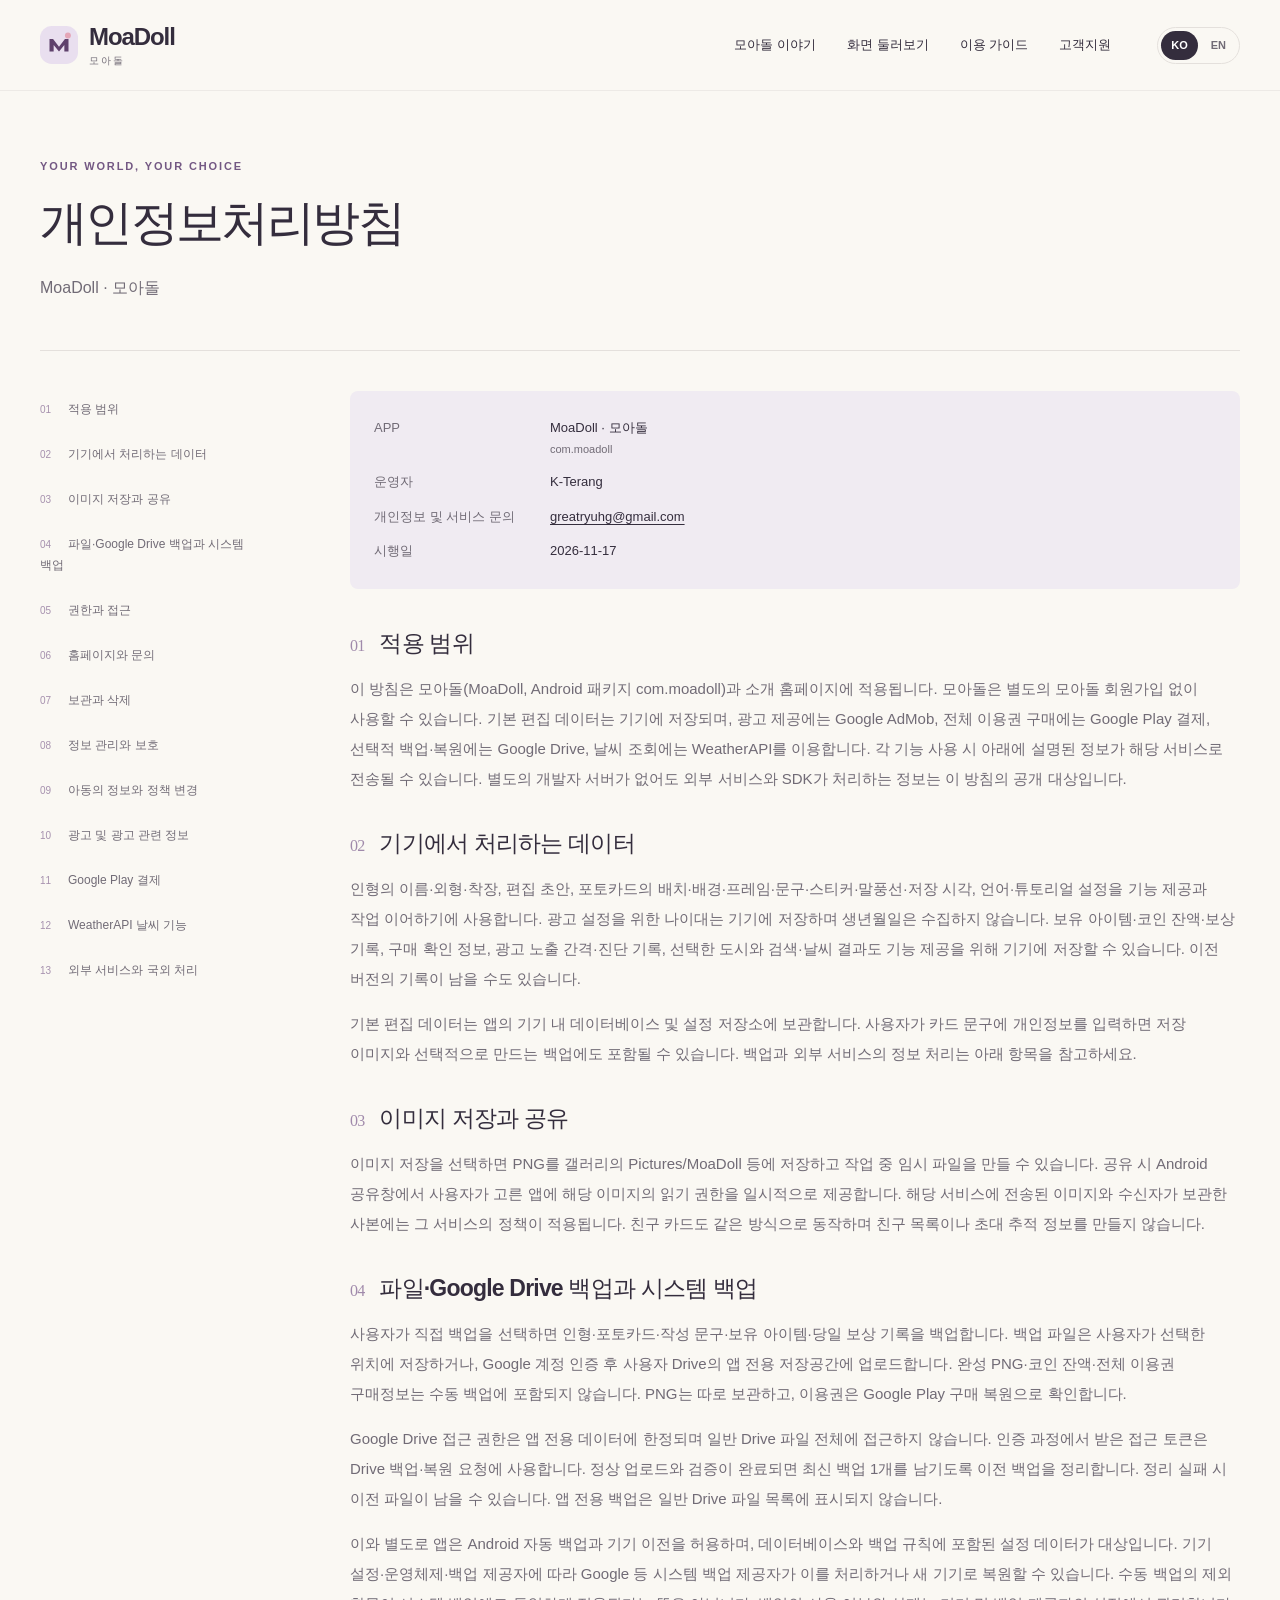
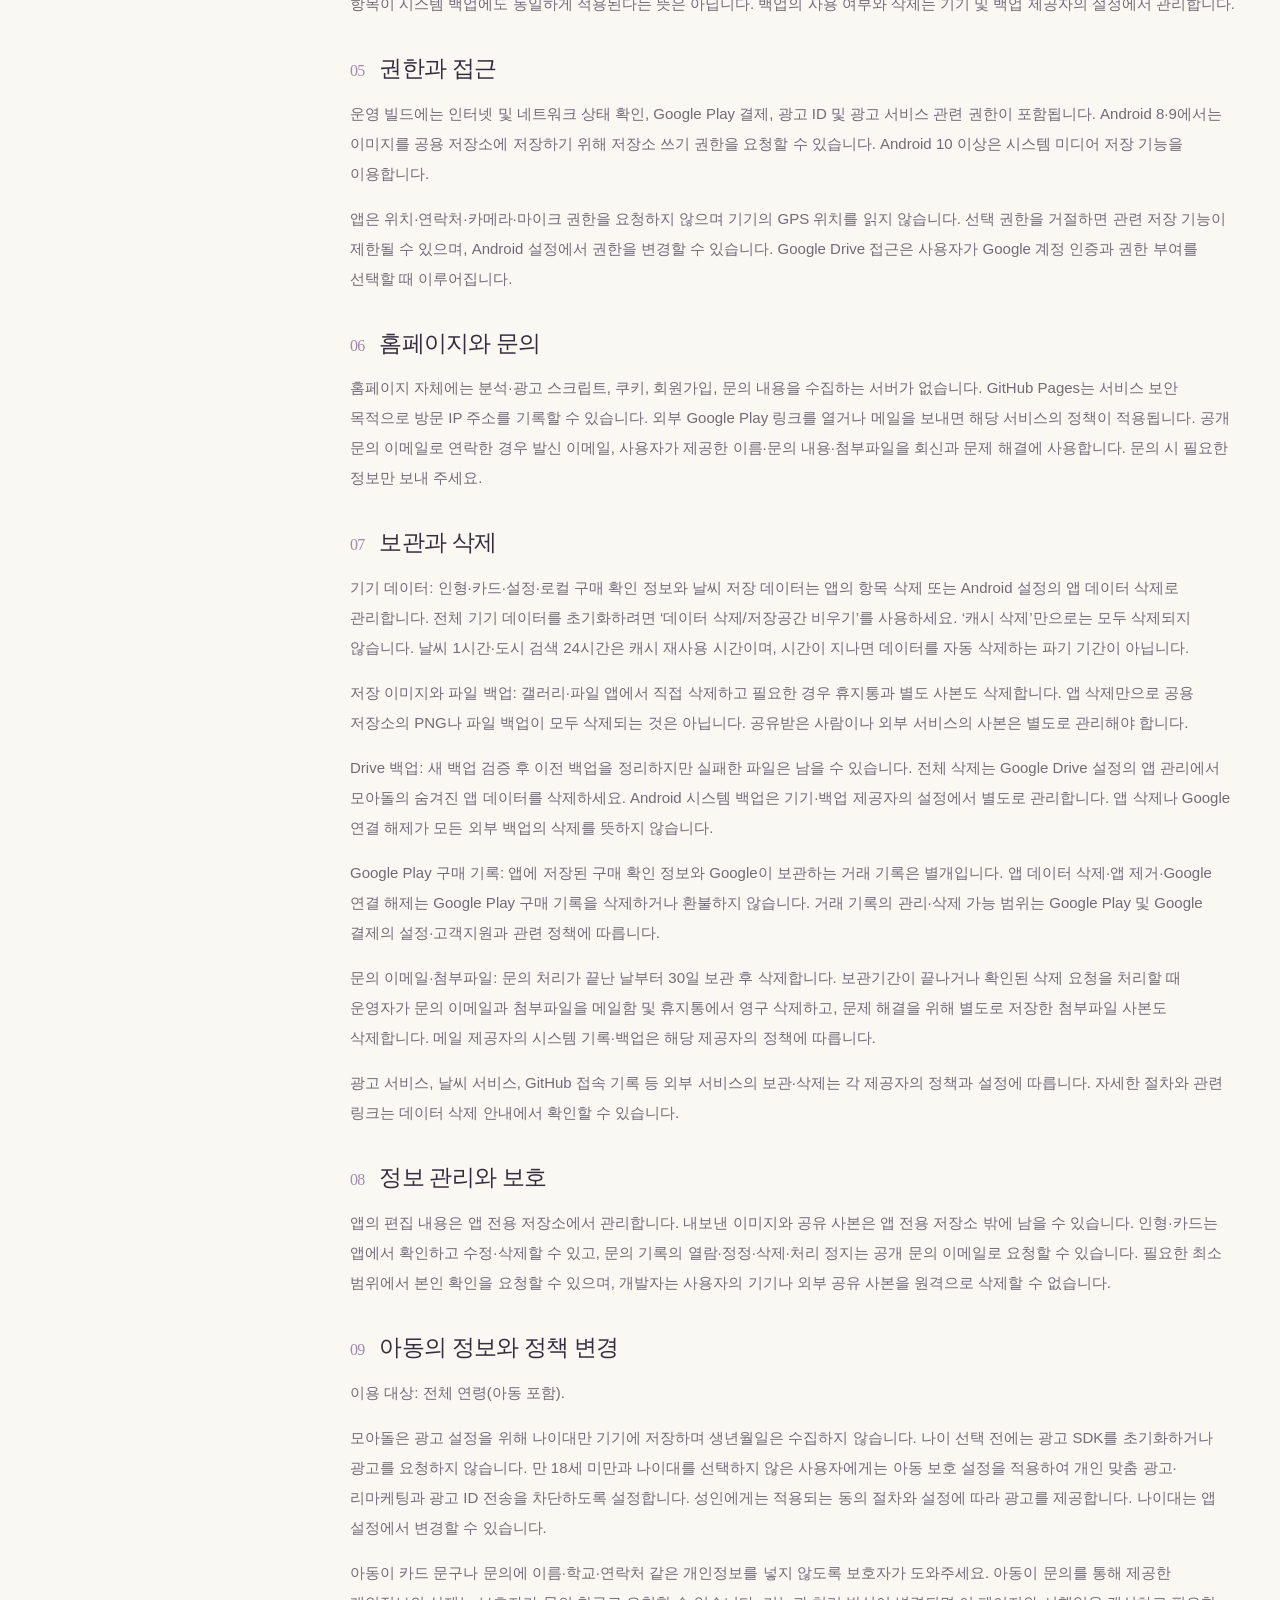
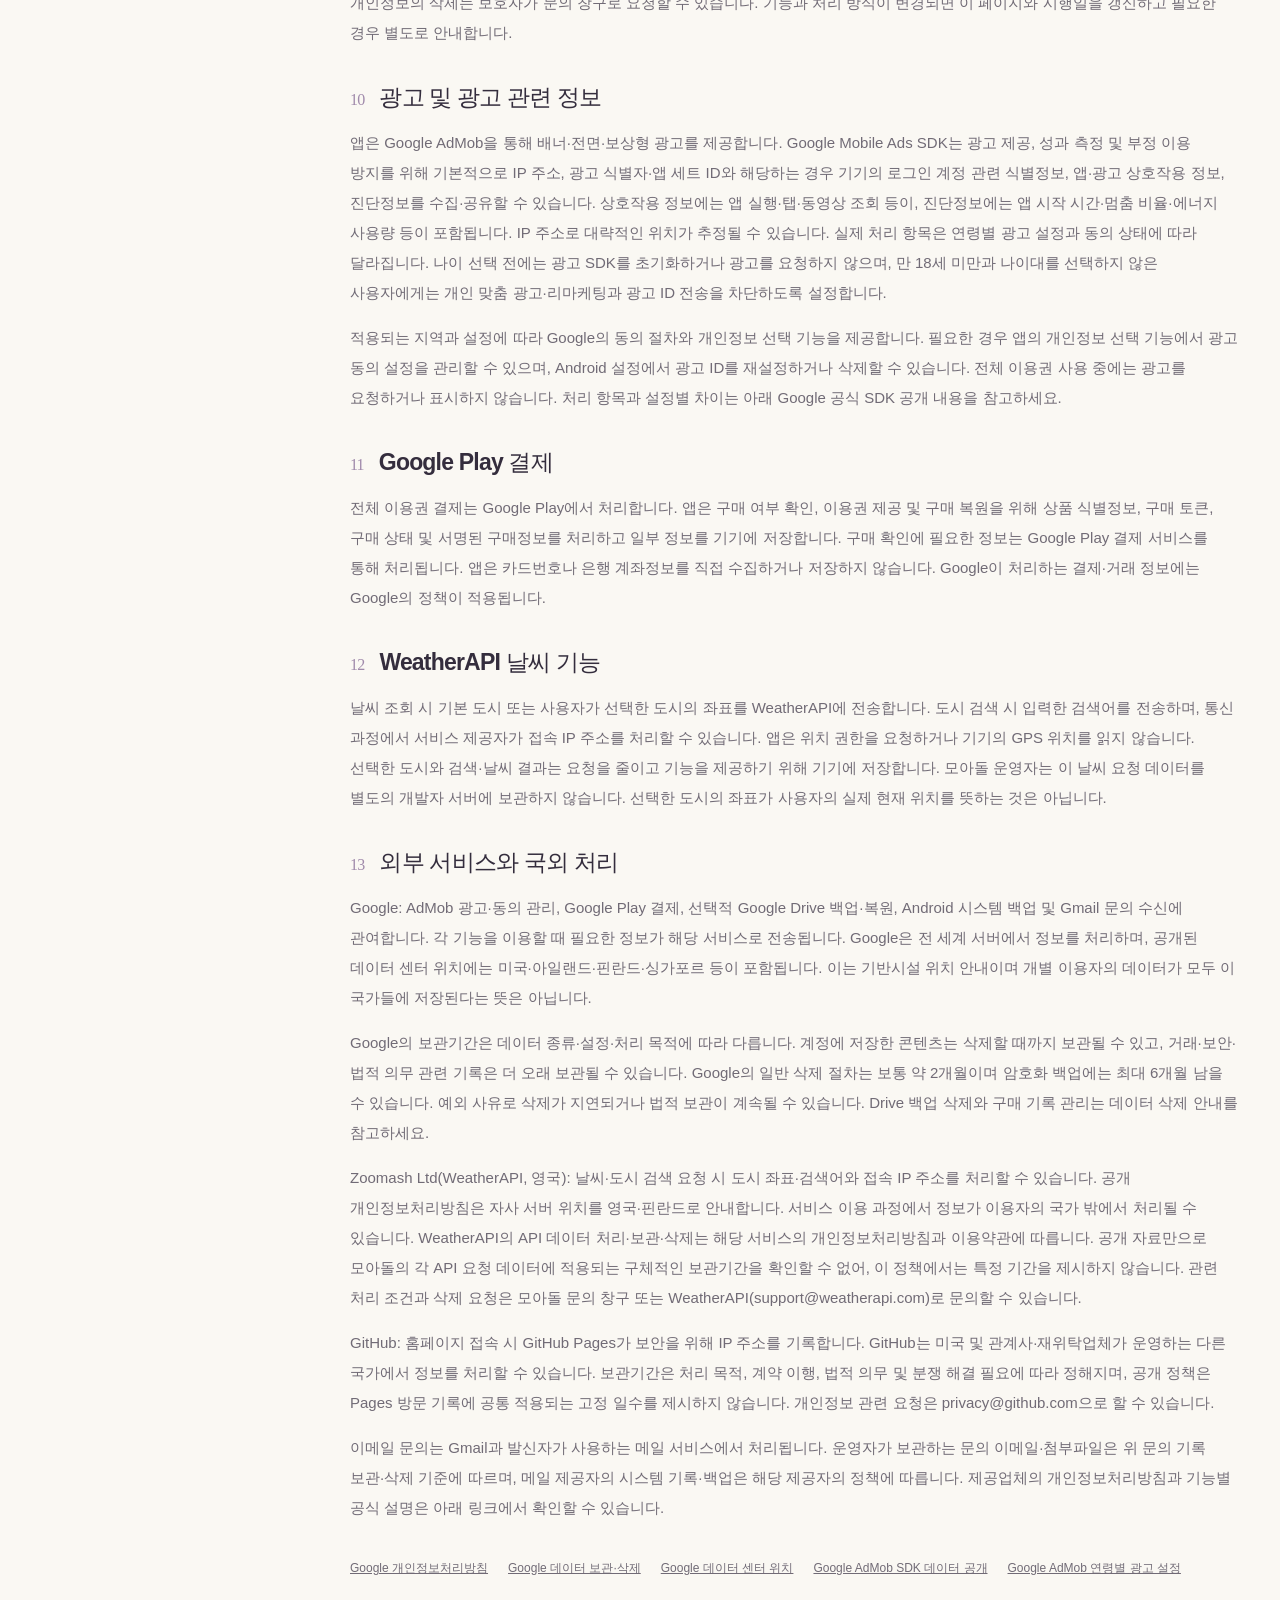
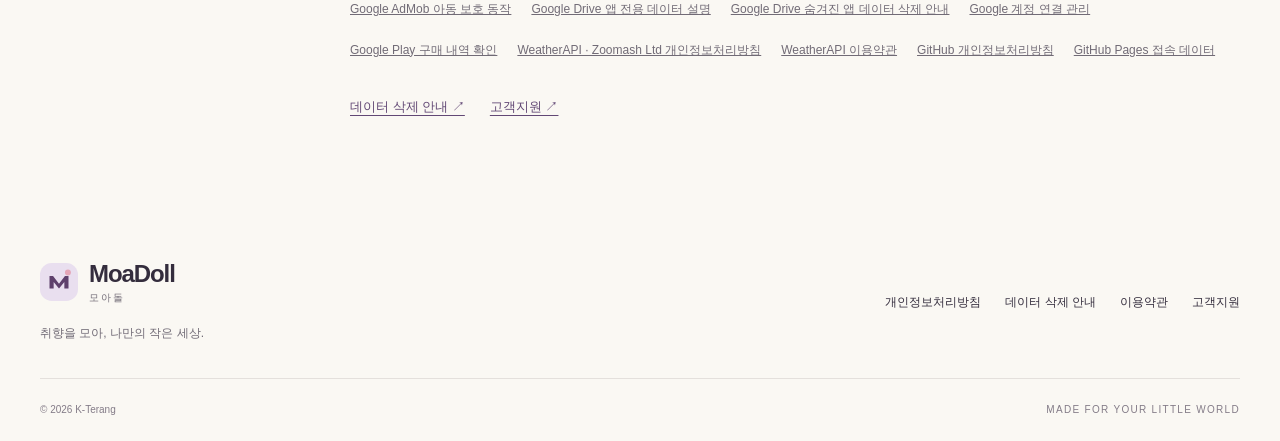
<file: privacy.html>
<!doctype html>
<html lang="ko"><head>
<meta charset="utf-8"><meta name="viewport" content="width=device-width,initial-scale=1">
<title>개인정보처리방침 · MoaDoll</title><meta name="description" content="모아돌의 기기 데이터, AdMob 광고, Google Play 결제, 파일·Drive 백업, WeatherAPI와 보관·삭제 정책입니다.">
<meta name="theme-color" content="#faf8f3"><meta name="referrer" content="strict-origin-when-cross-origin">
<meta property="og:title" content="개인정보처리방침 · MoaDoll"><meta property="og:description" content="모아돌의 기기 데이터, AdMob 광고, Google Play 결제, 파일·Drive 백업, WeatherAPI와 보관·삭제 정책입니다.">
<meta property="og:type" content="website"><meta property="og:site_name" content="MoaDoll"><meta property="og:locale" content="ko_KR">
<meta name="twitter:card" content="summary_large_image"><link rel="canonical" href="https://k-ternag.github.io/moadollHome/privacy.html"><meta property="og:url" content="https://k-ternag.github.io/moadollHome/privacy.html"><meta property="og:image" content="https://k-ternag.github.io/moadollHome/assets/ko/03-photocard.jpg"><link rel="alternate" hreflang="ko" href="https://k-ternag.github.io/moadollHome/privacy.html"><link rel="alternate" hreflang="en" href="https://k-ternag.github.io/moadollHome/privacy.en.html"><link rel="alternate" hreflang="x-default" href="https://k-ternag.github.io/moadollHome/privacy.en.html">
<link rel="icon" type="image/svg+xml" href="assets/favicon.svg"><link rel="stylesheet" href="styles.css">
<script src="app.js" defer></script></head>
<body><a class="skip" href="#main">본문 바로가기</a>
<header class="site-header"><div class="wrap header-inner"><a class="brand" href="index.html" aria-label="MoaDoll"><img src="assets/favicon.svg" width="38" height="38" alt=""><span>MoaDoll<small>모아돌</small></span></a>
<button class="menu-toggle" aria-expanded="false" aria-controls="navigation" hidden>메뉴 <span aria-hidden="true">☰</span></button>
<nav id="navigation" aria-label="주 메뉴"><a href="index.html#story">모아돌 이야기</a><a href="index.html#gallery">화면 둘러보기</a><a href="guide.html">이용 가이드</a><a href="support.html">고객지원</a><div class="languages" aria-label="Language"><a class="language-link" href="privacy.html" lang="ko" hreflang="ko" aria-current="page">KO</a><a class="language-link" href="privacy.en.html" lang="en" hreflang="en">EN</a></div></nav></div></header>
<main id="main"><div class="wrap page-content"><div class="page-heading"><p class="eyebrow">YOUR WORLD, YOUR CHOICE</p><h1>개인정보처리방침</h1><p>MoaDoll · 모아돌</p></div><div class="legal-layout"><nav class="legal-toc" aria-label="목차"><a href="#section-1"><span>01</span>적용 범위</a><a href="#section-2"><span>02</span>기기에서 처리하는 데이터</a><a href="#section-3"><span>03</span>이미지 저장과 공유</a><a href="#section-4"><span>04</span>파일·Google Drive 백업과 시스템 백업</a><a href="#section-5"><span>05</span>권한과 접근</a><a href="#section-6"><span>06</span>홈페이지와 문의</a><a href="#section-7"><span>07</span>보관과 삭제</a><a href="#section-8"><span>08</span>정보 관리와 보호</a><a href="#section-9"><span>09</span>아동의 정보와 정책 변경</a><a href="#section-10"><span>10</span>광고 및 광고 관련 정보</a><a href="#section-11"><span>11</span>Google Play 결제</a><a href="#section-12"><span>12</span>WeatherAPI 날씨 기능</a><a href="#section-13"><span>13</span>외부 서비스와 국외 처리</a></nav><article class="legal-body"><dl class="identity"><div><dt>APP</dt><dd>MoaDoll · 모아돌 <small>com.moadoll</small></dd></div><div><dt>운영자</dt><dd>K-Terang</dd></div><div><dt>개인정보 및 서비스 문의</dt><dd><a href="mailto:greatryuhg@gmail.com?subject=MoaDoll">greatryuhg@gmail.com</a></dd></div><div><dt>시행일</dt><dd>2026-11-17</dd></div></dl><section id="section-1"><h2><span>01</span>적용 범위</h2><p>이 방침은 모아돌(MoaDoll, Android 패키지 com.moadoll)과 소개 홈페이지에 적용됩니다. 모아돌은 별도의 모아돌 회원가입 없이 사용할 수 있습니다. 기본 편집 데이터는 기기에 저장되며, 광고 제공에는 Google AdMob, 전체 이용권 구매에는 Google Play 결제, 선택적 백업·복원에는 Google Drive, 날씨 조회에는 WeatherAPI를 이용합니다. 각 기능 사용 시 아래에 설명된 정보가 해당 서비스로 전송될 수 있습니다. 별도의 개발자 서버가 없어도 외부 서비스와 SDK가 처리하는 정보는 이 방침의 공개 대상입니다.</p></section><section id="section-2"><h2><span>02</span>기기에서 처리하는 데이터</h2><p>인형의 이름·외형·착장, 편집 초안, 포토카드의 배치·배경·프레임·문구·스티커·말풍선·저장 시각, 언어·튜토리얼 설정을 기능 제공과 작업 이어하기에 사용합니다. 광고 설정을 위한 나이대는 기기에 저장하며 생년월일은 수집하지 않습니다. 보유 아이템·코인 잔액·보상 기록, 구매 확인 정보, 광고 노출 간격·진단 기록, 선택한 도시와 검색·날씨 결과도 기능 제공을 위해 기기에 저장할 수 있습니다. 이전 버전의 기록이 남을 수도 있습니다.</p><p>기본 편집 데이터는 앱의 기기 내 데이터베이스 및 설정 저장소에 보관합니다. 사용자가 카드 문구에 개인정보를 입력하면 저장 이미지와 선택적으로 만드는 백업에도 포함될 수 있습니다. 백업과 외부 서비스의 정보 처리는 아래 항목을 참고하세요.</p></section><section id="section-3"><h2><span>03</span>이미지 저장과 공유</h2><p>이미지 저장을 선택하면 PNG를 갤러리의 Pictures/MoaDoll 등에 저장하고 작업 중 임시 파일을 만들 수 있습니다. 공유 시 Android 공유창에서 사용자가 고른 앱에 해당 이미지의 읽기 권한을 일시적으로 제공합니다. 해당 서비스에 전송된 이미지와 수신자가 보관한 사본에는 그 서비스의 정책이 적용됩니다. 친구 카드도 같은 방식으로 동작하며 친구 목록이나 초대 추적 정보를 만들지 않습니다.</p></section><section id="section-4"><h2><span>04</span>파일·Google Drive 백업과 시스템 백업</h2><p>사용자가 직접 백업을 선택하면 인형·포토카드·작성 문구·보유 아이템·당일 보상 기록을 백업합니다. 백업 파일은 사용자가 선택한 위치에 저장하거나, Google 계정 인증 후 사용자 Drive의 앱 전용 저장공간에 업로드합니다. 완성 PNG·코인 잔액·전체 이용권 구매정보는 수동 백업에 포함되지 않습니다. PNG는 따로 보관하고, 이용권은 Google Play 구매 복원으로 확인합니다.</p><p>Google Drive 접근 권한은 앱 전용 데이터에 한정되며 일반 Drive 파일 전체에 접근하지 않습니다. 인증 과정에서 받은 접근 토큰은 Drive 백업·복원 요청에 사용합니다. 정상 업로드와 검증이 완료되면 최신 백업 1개를 남기도록 이전 백업을 정리합니다. 정리 실패 시 이전 파일이 남을 수 있습니다. 앱 전용 백업은 일반 Drive 파일 목록에 표시되지 않습니다.</p><p>이와 별도로 앱은 Android 자동 백업과 기기 이전을 허용하며, 데이터베이스와 백업 규칙에 포함된 설정 데이터가 대상입니다. 기기 설정·운영체제·백업 제공자에 따라 Google 등 시스템 백업 제공자가 이를 처리하거나 새 기기로 복원할 수 있습니다. 수동 백업의 제외 항목이 시스템 백업에도 동일하게 적용된다는 뜻은 아닙니다. 백업의 사용 여부와 삭제는 기기 및 백업 제공자의 설정에서 관리합니다.</p></section><section id="section-5"><h2><span>05</span>권한과 접근</h2><p>운영 빌드에는 인터넷 및 네트워크 상태 확인, Google Play 결제, 광고 ID 및 광고 서비스 관련 권한이 포함됩니다. Android 8·9에서는 이미지를 공용 저장소에 저장하기 위해 저장소 쓰기 권한을 요청할 수 있습니다. Android 10 이상은 시스템 미디어 저장 기능을 이용합니다.</p><p>앱은 위치·연락처·카메라·마이크 권한을 요청하지 않으며 기기의 GPS 위치를 읽지 않습니다. 선택 권한을 거절하면 관련 저장 기능이 제한될 수 있으며, Android 설정에서 권한을 변경할 수 있습니다. Google Drive 접근은 사용자가 Google 계정 인증과 권한 부여를 선택할 때 이루어집니다.</p></section><section id="section-6"><h2><span>06</span>홈페이지와 문의</h2><p>홈페이지 자체에는 분석·광고 스크립트, 쿠키, 회원가입, 문의 내용을 수집하는 서버가 없습니다. GitHub Pages는 서비스 보안 목적으로 방문 IP 주소를 기록할 수 있습니다. 외부 Google Play 링크를 열거나 메일을 보내면 해당 서비스의 정책이 적용됩니다. 공개 문의 이메일로 연락한 경우 발신 이메일, 사용자가 제공한 이름·문의 내용·첨부파일을 회신과 문제 해결에 사용합니다. 문의 시 필요한 정보만 보내 주세요.</p></section><section id="section-7"><h2><span>07</span>보관과 삭제</h2><p>기기 데이터: 인형·카드·설정·로컬 구매 확인 정보와 날씨 저장 데이터는 앱의 항목 삭제 또는 Android 설정의 앱 데이터 삭제로 관리합니다. 전체 기기 데이터를 초기화하려면 ‘데이터 삭제/저장공간 비우기’를 사용하세요. ‘캐시 삭제’만으로는 모두 삭제되지 않습니다. 날씨 1시간·도시 검색 24시간은 캐시 재사용 시간이며, 시간이 지나면 데이터를 자동 삭제하는 파기 기간이 아닙니다.</p><p>저장 이미지와 파일 백업: 갤러리·파일 앱에서 직접 삭제하고 필요한 경우 휴지통과 별도 사본도 삭제합니다. 앱 삭제만으로 공용 저장소의 PNG나 파일 백업이 모두 삭제되는 것은 아닙니다. 공유받은 사람이나 외부 서비스의 사본은 별도로 관리해야 합니다.</p><p>Drive 백업: 새 백업 검증 후 이전 백업을 정리하지만 실패한 파일은 남을 수 있습니다. 전체 삭제는 Google Drive 설정의 앱 관리에서 모아돌의 숨겨진 앱 데이터를 삭제하세요. Android 시스템 백업은 기기·백업 제공자의 설정에서 별도로 관리합니다. 앱 삭제나 Google 연결 해제가 모든 외부 백업의 삭제를 뜻하지 않습니다.</p><p>Google Play 구매 기록: 앱에 저장된 구매 확인 정보와 Google이 보관하는 거래 기록은 별개입니다. 앱 데이터 삭제·앱 제거·Google 연결 해제는 Google Play 구매 기록을 삭제하거나 환불하지 않습니다. 거래 기록의 관리·삭제 가능 범위는 Google Play 및 Google 결제의 설정·고객지원과 관련 정책에 따릅니다.</p><p>문의 이메일·첨부파일: 문의 처리가 끝난 날부터 30일 보관 후 삭제합니다. 보관기간이 끝나거나 확인된 삭제 요청을 처리할 때 운영자가 문의 이메일과 첨부파일을 메일함 및 휴지통에서 영구 삭제하고, 문제 해결을 위해 별도로 저장한 첨부파일 사본도 삭제합니다. 메일 제공자의 시스템 기록·백업은 해당 제공자의 정책에 따릅니다.</p><p>광고 서비스, 날씨 서비스, GitHub 접속 기록 등 외부 서비스의 보관·삭제는 각 제공자의 정책과 설정에 따릅니다. 자세한 절차와 관련 링크는 데이터 삭제 안내에서 확인할 수 있습니다.</p></section><section id="section-8"><h2><span>08</span>정보 관리와 보호</h2><p>앱의 편집 내용은 앱 전용 저장소에서 관리합니다. 내보낸 이미지와 공유 사본은 앱 전용 저장소 밖에 남을 수 있습니다. 인형·카드는 앱에서 확인하고 수정·삭제할 수 있고, 문의 기록의 열람·정정·삭제·처리 정지는 공개 문의 이메일로 요청할 수 있습니다. 필요한 최소 범위에서 본인 확인을 요청할 수 있으며, 개발자는 사용자의 기기나 외부 공유 사본을 원격으로 삭제할 수 없습니다.</p></section><section id="section-9"><h2><span>09</span>아동의 정보와 정책 변경</h2><p>이용 대상: 전체 연령(아동 포함).</p><p>모아돌은 광고 설정을 위해 나이대만 기기에 저장하며 생년월일은 수집하지 않습니다. 나이 선택 전에는 광고 SDK를 초기화하거나 광고를 요청하지 않습니다. 만 18세 미만과 나이대를 선택하지 않은 사용자에게는 아동 보호 설정을 적용하여 개인 맞춤 광고·리마케팅과 광고 ID 전송을 차단하도록 설정합니다. 성인에게는 적용되는 동의 절차와 설정에 따라 광고를 제공합니다. 나이대는 앱 설정에서 변경할 수 있습니다.</p><p>아동이 카드 문구나 문의에 이름·학교·연락처 같은 개인정보를 넣지 않도록 보호자가 도와주세요. 아동이 문의를 통해 제공한 개인정보의 삭제는 보호자가 문의 창구로 요청할 수 있습니다. 기능과 처리 방식이 변경되면 이 페이지와 시행일을 갱신하고 필요한 경우 별도로 안내합니다.</p></section><section id="section-10"><h2><span>10</span>광고 및 광고 관련 정보</h2><p>앱은 Google AdMob을 통해 배너·전면·보상형 광고를 제공합니다. Google Mobile Ads SDK는 광고 제공, 성과 측정 및 부정 이용 방지를 위해 기본적으로 IP 주소, 광고 식별자·앱 세트 ID와 해당하는 경우 기기의 로그인 계정 관련 식별정보, 앱·광고 상호작용 정보, 진단정보를 수집·공유할 수 있습니다. 상호작용 정보에는 앱 실행·탭·동영상 조회 등이, 진단정보에는 앱 시작 시간·멈춤 비율·에너지 사용량 등이 포함됩니다. IP 주소로 대략적인 위치가 추정될 수 있습니다. 실제 처리 항목은 연령별 광고 설정과 동의 상태에 따라 달라집니다. 나이 선택 전에는 광고 SDK를 초기화하거나 광고를 요청하지 않으며, 만 18세 미만과 나이대를 선택하지 않은 사용자에게는 개인 맞춤 광고·리마케팅과 광고 ID 전송을 차단하도록 설정합니다.</p><p>적용되는 지역과 설정에 따라 Google의 동의 절차와 개인정보 선택 기능을 제공합니다. 필요한 경우 앱의 개인정보 선택 기능에서 광고 동의 설정을 관리할 수 있으며, Android 설정에서 광고 ID를 재설정하거나 삭제할 수 있습니다. 전체 이용권 사용 중에는 광고를 요청하거나 표시하지 않습니다. 처리 항목과 설정별 차이는 아래 Google 공식 SDK 공개 내용을 참고하세요.</p></section><section id="section-11"><h2><span>11</span>Google Play 결제</h2><p>전체 이용권 결제는 Google Play에서 처리합니다. 앱은 구매 여부 확인, 이용권 제공 및 구매 복원을 위해 상품 식별정보, 구매 토큰, 구매 상태 및 서명된 구매정보를 처리하고 일부 정보를 기기에 저장합니다. 구매 확인에 필요한 정보는 Google Play 결제 서비스를 통해 처리됩니다. 앱은 카드번호나 은행 계좌정보를 직접 수집하거나 저장하지 않습니다. Google이 처리하는 결제·거래 정보에는 Google의 정책이 적용됩니다.</p></section><section id="section-12"><h2><span>12</span>WeatherAPI 날씨 기능</h2><p>날씨 조회 시 기본 도시 또는 사용자가 선택한 도시의 좌표를 WeatherAPI에 전송합니다. 도시 검색 시 입력한 검색어를 전송하며, 통신 과정에서 서비스 제공자가 접속 IP 주소를 처리할 수 있습니다. 앱은 위치 권한을 요청하거나 기기의 GPS 위치를 읽지 않습니다. 선택한 도시와 검색·날씨 결과는 요청을 줄이고 기능을 제공하기 위해 기기에 저장합니다. 모아돌 운영자는 이 날씨 요청 데이터를 별도의 개발자 서버에 보관하지 않습니다. 선택한 도시의 좌표가 사용자의 실제 현재 위치를 뜻하는 것은 아닙니다.</p></section><section id="section-13"><h2><span>13</span>외부 서비스와 국외 처리</h2><p>Google: AdMob 광고·동의 관리, Google Play 결제, 선택적 Google Drive 백업·복원, Android 시스템 백업 및 Gmail 문의 수신에 관여합니다. 각 기능을 이용할 때 필요한 정보가 해당 서비스로 전송됩니다. Google은 전 세계 서버에서 정보를 처리하며, 공개된 데이터 센터 위치에는 미국·아일랜드·핀란드·싱가포르 등이 포함됩니다. 이는 기반시설 위치 안내이며 개별 이용자의 데이터가 모두 이 국가들에 저장된다는 뜻은 아닙니다.</p><p>Google의 보관기간은 데이터 종류·설정·처리 목적에 따라 다릅니다. 계정에 저장한 콘텐츠는 삭제할 때까지 보관될 수 있고, 거래·보안·법적 의무 관련 기록은 더 오래 보관될 수 있습니다. Google의 일반 삭제 절차는 보통 약 2개월이며 암호화 백업에는 최대 6개월 남을 수 있습니다. 예외 사유로 삭제가 지연되거나 법적 보관이 계속될 수 있습니다. Drive 백업 삭제와 구매 기록 관리는 데이터 삭제 안내를 참고하세요.</p><p>Zoomash Ltd(WeatherAPI, 영국): 날씨·도시 검색 요청 시 도시 좌표·검색어와 접속 IP 주소를 처리할 수 있습니다. 공개 개인정보처리방침은 자사 서버 위치를 영국·핀란드로 안내합니다. 서비스 이용 과정에서 정보가 이용자의 국가 밖에서 처리될 수 있습니다. WeatherAPI의 API 데이터 처리·보관·삭제는 해당 서비스의 개인정보처리방침과 이용약관에 따릅니다. 공개 자료만으로 모아돌의 각 API 요청 데이터에 적용되는 구체적인 보관기간을 확인할 수 없어, 이 정책에서는 특정 기간을 제시하지 않습니다. 관련 처리 조건과 삭제 요청은 모아돌 문의 창구 또는 WeatherAPI(support@weatherapi.com)로 문의할 수 있습니다.</p><p>GitHub: 홈페이지 접속 시 GitHub Pages가 보안을 위해 IP 주소를 기록합니다. GitHub는 미국 및 관계사·재위탁업체가 운영하는 다른 국가에서 정보를 처리할 수 있습니다. 보관기간은 처리 목적, 계약 이행, 법적 의무 및 분쟁 해결 필요에 따라 정해지며, 공개 정책은 Pages 방문 기록에 공통 적용되는 고정 일수를 제시하지 않습니다. 개인정보 관련 요청은 privacy@github.com으로 할 수 있습니다.</p><p>이메일 문의는 Gmail과 발신자가 사용하는 메일 서비스에서 처리됩니다. 운영자가 보관하는 문의 이메일·첨부파일은 위 문의 기록 보관·삭제 기준에 따르며, 메일 제공자의 시스템 기록·백업은 해당 제공자의 정책에 따릅니다. 제공업체의 개인정보처리방침과 기능별 공식 설명은 아래 링크에서 확인할 수 있습니다.</p></section><p class="external-policies"><a href="https://policies.google.com/privacy">Google 개인정보처리방침</a><a href="https://policies.google.com/technologies/retention">Google 데이터 보관·삭제</a><a href="https://datacenters.google/locations/">Google 데이터 센터 위치</a><a href="https://developers.google.com/admob/android/privacy/play-data-disclosure">Google AdMob SDK 데이터 공개</a><a href="https://developers.google.com/admob/android/targeting">Google AdMob 연령별 광고 설정</a><a href="https://support.google.com/admob/answer/6219315">Google AdMob 아동 보호 동작</a><a href="https://developers.google.com/workspace/drive/api/guides/appdata">Google Drive 앱 전용 데이터 설명</a><a href="https://support.google.com/drive/answer/6374270">Google Drive 숨겨진 앱 데이터 삭제 안내</a><a href="https://support.google.com/accounts/answer/13533235">Google 계정 연결 관리</a><a href="https://support.google.com/googleplay/answer/2850369">Google Play 구매 내역 확인</a><a href="https://www.weatherapi.com/privacy">WeatherAPI · Zoomash Ltd 개인정보처리방침</a><a href="https://www.weatherapi.com/terms">WeatherAPI 이용약관</a><a href="https://docs.github.com/en/site-policy/privacy-policies/github-general-privacy-statement">GitHub 개인정보처리방침</a><a href="https://docs.github.com/en/pages/getting-started-with-github-pages/what-is-github-pages#data-collection">GitHub Pages 접속 데이터</a></p><div class="related-links"><a href="delete-account.html">데이터 삭제 안내 ↗</a><a href="support.html">고객지원 ↗</a></div></article></div></div></main>
<footer class="site-footer"><div class="wrap footer-top"><div><a class="brand" href="index.html" aria-label="MoaDoll"><img src="assets/favicon.svg" width="38" height="38" alt=""><span>MoaDoll<small>모아돌</small></span></a><p>취향을 모아, 나만의 작은 세상.</p></div><div class="footer-links"><a href="privacy.html">개인정보처리방침</a><a href="delete-account.html">데이터 삭제 안내</a><a href="terms.html">이용약관</a><a href="support.html">고객지원</a></div></div><div class="wrap footer-bottom"><span>© 2026 K-Terang</span><span>MADE FOR YOUR LITTLE WORLD</span></div></footer>
<dialog id="lightbox" aria-labelledby="lightbox-title"><div class="dialog-bar"><span id="lightbox-title">이미지 크게 보기</span><button type="button" class="close-dialog">닫기 <span aria-hidden="true">×</span></button></div><img id="lightbox-image" alt=""><p id="lightbox-caption"></p></dialog>
</body></html>
</file>
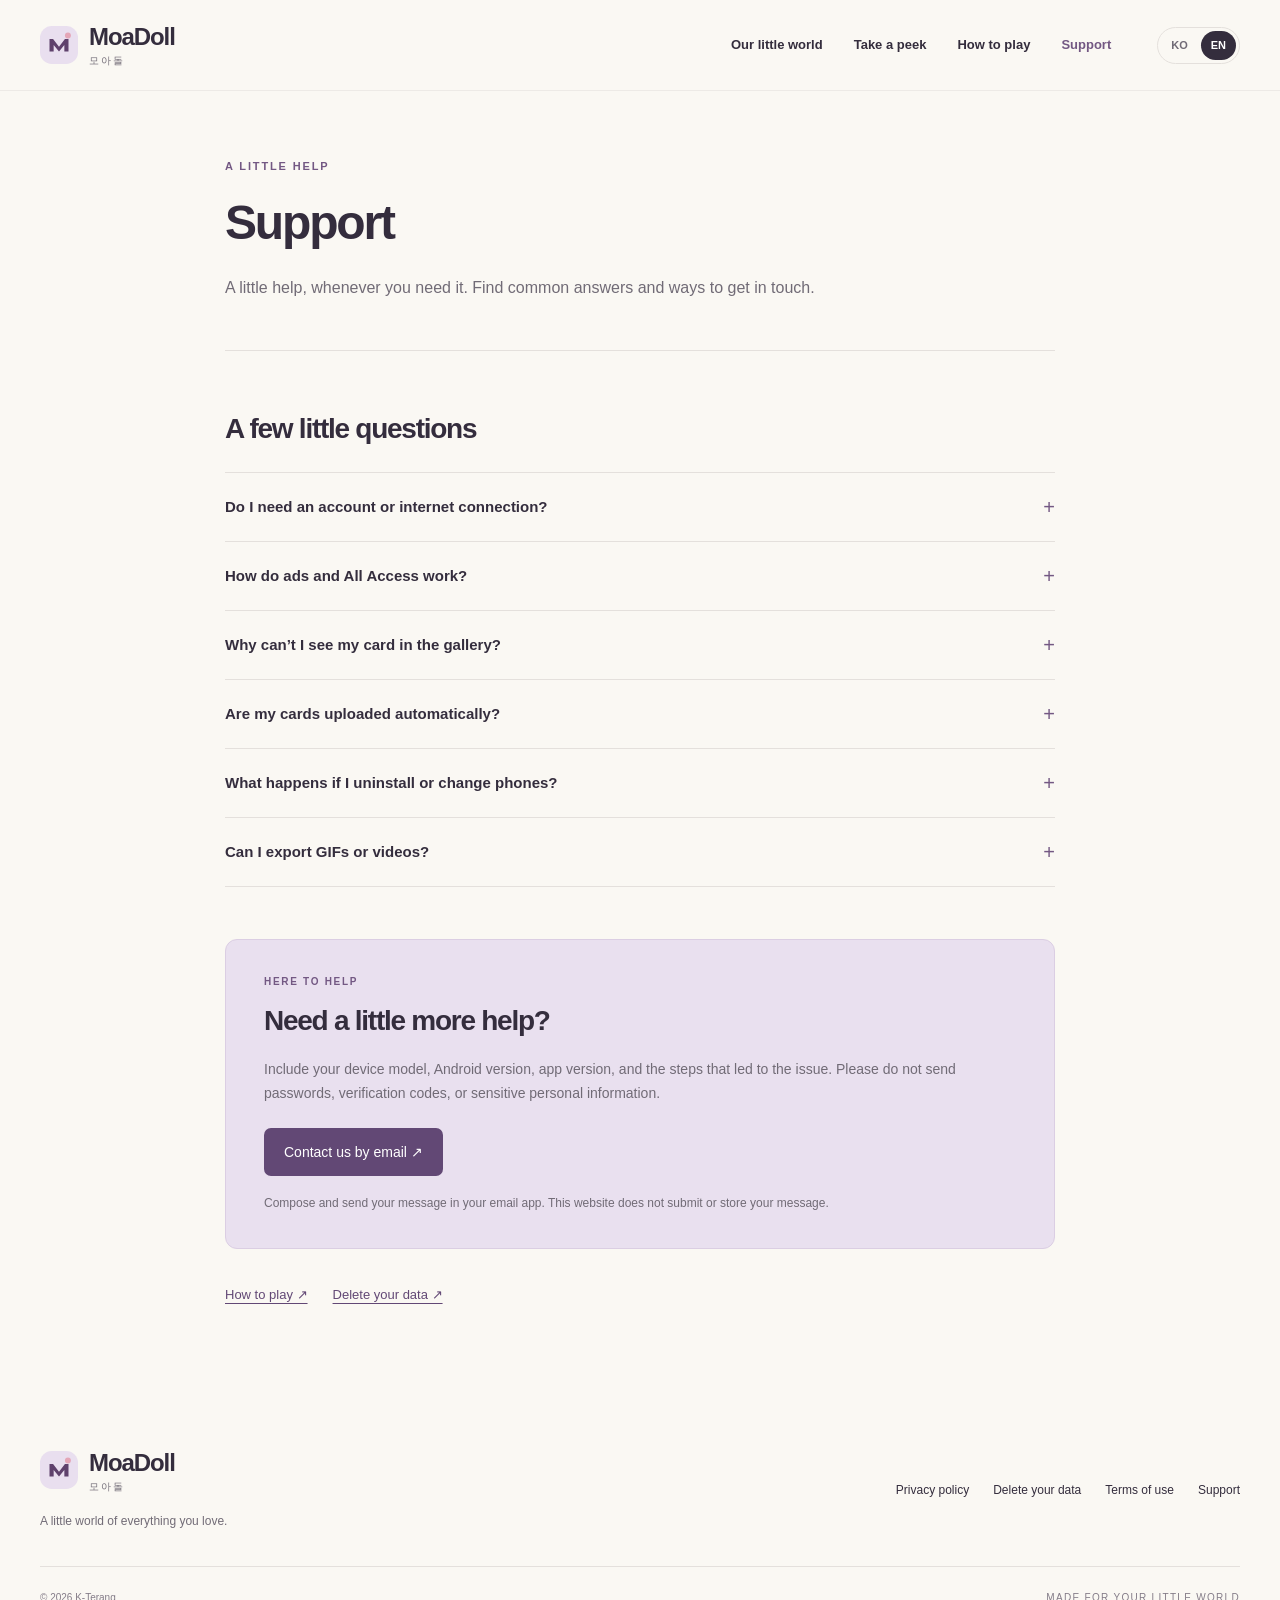
<file: support.en.html>
<!doctype html>
<html lang="en"><head>
<meta charset="utf-8"><meta name="viewport" content="width=device-width,initial-scale=1">
<title>Support · MoaDoll</title><meta name="description" content="Find answers about MoaDoll, image saving, recovery, and how to contact support.">
<meta name="theme-color" content="#faf8f3"><meta name="referrer" content="strict-origin-when-cross-origin">
<meta property="og:title" content="Support · MoaDoll"><meta property="og:description" content="Find answers about MoaDoll, image saving, recovery, and how to contact support.">
<meta property="og:type" content="website"><meta property="og:site_name" content="MoaDoll"><meta property="og:locale" content="en_US">
<meta name="twitter:card" content="summary_large_image"><link rel="canonical" href="https://k-ternag.github.io/moadollHome/support.en.html"><meta property="og:url" content="https://k-ternag.github.io/moadollHome/support.en.html"><meta property="og:image" content="https://k-ternag.github.io/moadollHome/assets/en/03-photocard.jpg"><link rel="alternate" hreflang="ko" href="https://k-ternag.github.io/moadollHome/support.html"><link rel="alternate" hreflang="en" href="https://k-ternag.github.io/moadollHome/support.en.html"><link rel="alternate" hreflang="x-default" href="https://k-ternag.github.io/moadollHome/support.en.html">
<link rel="icon" type="image/svg+xml" href="assets/favicon.svg"><link rel="stylesheet" href="styles.css">
<script src="app.js" defer></script></head>
<body><a class="skip" href="#main">Skip to content</a>
<header class="site-header"><div class="wrap header-inner"><a class="brand" href="index.en.html" aria-label="MoaDoll"><img src="assets/favicon.svg" width="38" height="38" alt=""><span>MoaDoll<small>모아돌</small></span></a>
<button class="menu-toggle" aria-expanded="false" aria-controls="navigation" hidden>Menu <span aria-hidden="true">☰</span></button>
<nav id="navigation" aria-label="Main navigation"><a href="index.en.html#story">Our little world</a><a href="index.en.html#gallery">Take a peek</a><a href="guide.en.html">How to play</a><a href="support.en.html" aria-current="page">Support</a><div class="languages" aria-label="Language"><a class="language-link" href="support.html" lang="ko" hreflang="ko">KO</a><a class="language-link" href="support.en.html" lang="en" hreflang="en" aria-current="page">EN</a></div></nav></div></header>
<main id="main"><div class="wrap narrow page-content"><div class="page-heading"><p class="eyebrow">A LITTLE HELP</p><h1>Support</h1><p>A little help, whenever you need it. Find common answers and ways to get in touch.</p></div><section class="faq-section"><h2>A few little questions</h2><details><summary>Do I need an account or internet connection?<span aria-hidden="true">+</span></summary><p>Basic doll customization, card editing, and saving work without a separate MoaDoll account. Ads, Google Play purchases and purchase restoration, Google Drive backup and restoration, and weather require an internet connection. Drive backup is optional and requires Google account authorization.</p></details><details><summary>How do ads and All Access work?<span aria-hidden="true">+</span></summary><p>The app offers banner, interstitial, and rewarded ads, and an All Access purchase through Google Play. While All Access is active, the app does not request or display ads. Check the app and Google Play purchase screen for the price and included features.</p></details><details><summary>Why can’t I see my card in the gallery?<span aria-hidden="true">+</span></summary><p>Save and Save image do different things. Choose Save image to create a PNG and wait for it to finish. Check available storage and the MoaDoll album. On Android 8 or 9, also check the requested storage permission.</p></details><details><summary>Are my cards uploaded automatically?<span aria-hidden="true">+</span></summary><p>No. After saving, you choose the destination app and recipient in the Android share sheet. MoaDoll has no friend list or public feed. Manage any shared copies in the service you selected.</p></details><details><summary>What happens if I uninstall or change phones?<span aria-hidden="true">+</span></summary><p>Clearing app data or uninstalling may remove local editing data. A manual file or Google Drive backup can restore dolls, photocards, written text, owned items, and that day’s reward records. Manual backups exclude finished PNGs, coin balances, and All Access purchase information. Keep PNGs separately and restore All Access using the Google Play account that made the purchase. Android system backup and device transfer may also apply, depending on your settings.</p></details><details><summary>Can I export GIFs or videos?<span aria-hidden="true">+</span></summary><p>The current studio is a still photocard editor with PNG export. Animation, GIF, and video features from older versions are not part of the current experience described here.</p></details></section><section class="contact-box" id="contact"><p class="eyebrow">HERE TO HELP</p><h2>Need a little more help?</h2><p>Include your device model, Android version, app version, and the steps that led to the issue. Please do not send passwords, verification codes, or sensitive personal information.</p><a href="mailto:greatryuhg@gmail.com?subject=%5BMoaDoll%5D%20Support">Contact us by email ↗</a><p class="small">Compose and send your message in your email app. This website does not submit or store your message.</p></section><p class="related-links"><a href="guide.en.html">How to play ↗</a><a href="delete-account.en.html">Delete your data ↗</a></p></div></main>
<footer class="site-footer"><div class="wrap footer-top"><div><a class="brand" href="index.en.html" aria-label="MoaDoll"><img src="assets/favicon.svg" width="38" height="38" alt=""><span>MoaDoll<small>모아돌</small></span></a><p>A little world of everything you love.</p></div><div class="footer-links"><a href="privacy.en.html">Privacy policy</a><a href="delete-account.en.html">Delete your data</a><a href="terms.en.html">Terms of use</a><a href="support.en.html">Support</a></div></div><div class="wrap footer-bottom"><span>© 2026 K-Terang</span><span>MADE FOR YOUR LITTLE WORLD</span></div></footer>
<dialog id="lightbox" aria-labelledby="lightbox-title"><div class="dialog-bar"><span id="lightbox-title">View larger image</span><button type="button" class="close-dialog">Close <span aria-hidden="true">×</span></button></div><img id="lightbox-image" alt=""><p id="lightbox-caption"></p></dialog>
</body></html>
</file>
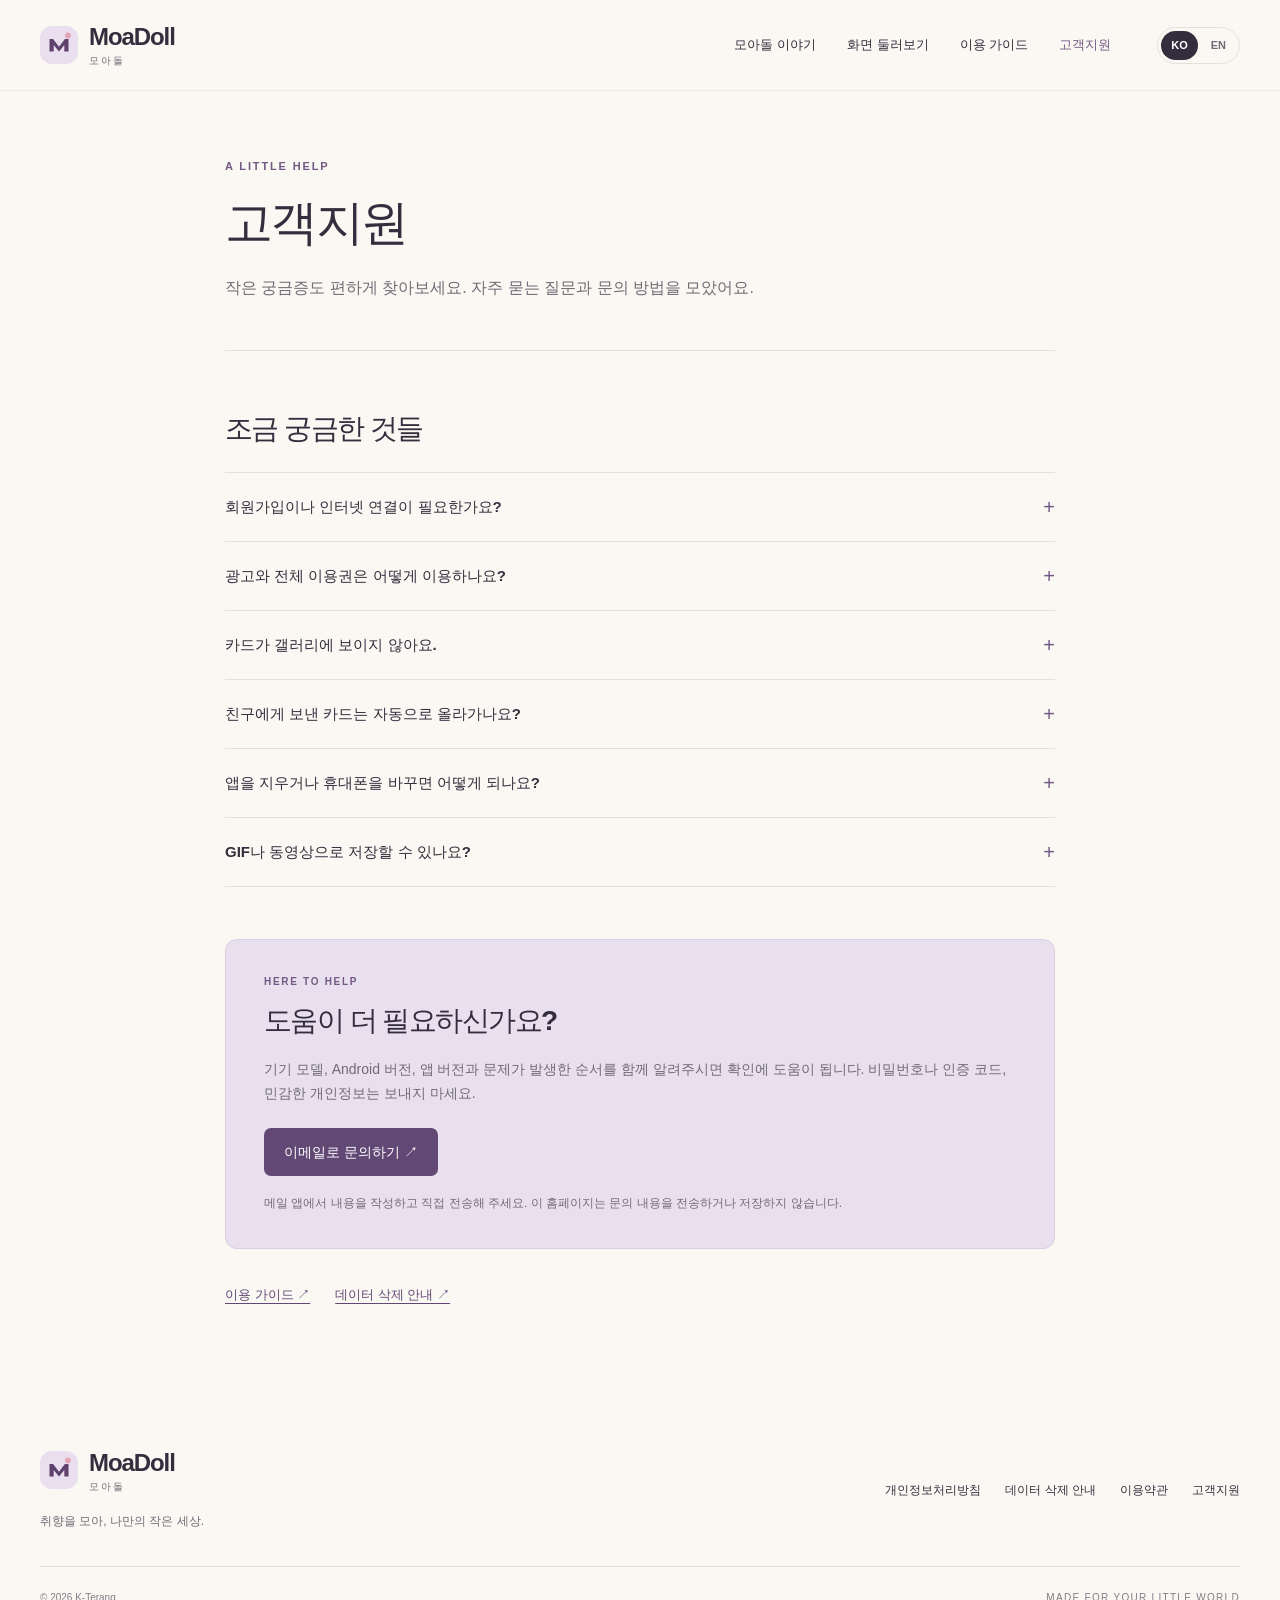
<file: support.html>
<!doctype html>
<html lang="ko"><head>
<meta charset="utf-8"><meta name="viewport" content="width=device-width,initial-scale=1">
<title>고객지원 · MoaDoll</title><meta name="description" content="모아돌 사용 중 궁금한 점, 이미지 저장과 복구, 문의 방법을 안내합니다.">
<meta name="theme-color" content="#faf8f3"><meta name="referrer" content="strict-origin-when-cross-origin">
<meta property="og:title" content="고객지원 · MoaDoll"><meta property="og:description" content="모아돌 사용 중 궁금한 점, 이미지 저장과 복구, 문의 방법을 안내합니다.">
<meta property="og:type" content="website"><meta property="og:site_name" content="MoaDoll"><meta property="og:locale" content="ko_KR">
<meta name="twitter:card" content="summary_large_image"><link rel="canonical" href="https://k-ternag.github.io/moadollHome/support.html"><meta property="og:url" content="https://k-ternag.github.io/moadollHome/support.html"><meta property="og:image" content="https://k-ternag.github.io/moadollHome/assets/ko/03-photocard.jpg"><link rel="alternate" hreflang="ko" href="https://k-ternag.github.io/moadollHome/support.html"><link rel="alternate" hreflang="en" href="https://k-ternag.github.io/moadollHome/support.en.html"><link rel="alternate" hreflang="x-default" href="https://k-ternag.github.io/moadollHome/support.en.html">
<link rel="icon" type="image/svg+xml" href="assets/favicon.svg"><link rel="stylesheet" href="styles.css">
<script src="app.js" defer></script></head>
<body><a class="skip" href="#main">본문 바로가기</a>
<header class="site-header"><div class="wrap header-inner"><a class="brand" href="index.html" aria-label="MoaDoll"><img src="assets/favicon.svg" width="38" height="38" alt=""><span>MoaDoll<small>모아돌</small></span></a>
<button class="menu-toggle" aria-expanded="false" aria-controls="navigation" hidden>메뉴 <span aria-hidden="true">☰</span></button>
<nav id="navigation" aria-label="주 메뉴"><a href="index.html#story">모아돌 이야기</a><a href="index.html#gallery">화면 둘러보기</a><a href="guide.html">이용 가이드</a><a href="support.html" aria-current="page">고객지원</a><div class="languages" aria-label="Language"><a class="language-link" href="support.html" lang="ko" hreflang="ko" aria-current="page">KO</a><a class="language-link" href="support.en.html" lang="en" hreflang="en">EN</a></div></nav></div></header>
<main id="main"><div class="wrap narrow page-content"><div class="page-heading"><p class="eyebrow">A LITTLE HELP</p><h1>고객지원</h1><p>작은 궁금증도 편하게 찾아보세요. 자주 묻는 질문과 문의 방법을 모았어요.</p></div><section class="faq-section"><h2>조금 궁금한 것들</h2><details><summary>회원가입이나 인터넷 연결이 필요한가요?<span aria-hidden="true">+</span></summary><p>별도의 모아돌 회원가입 없이 기본 인형 꾸미기, 카드 편집과 저장을 이용할 수 있어요. 광고, Google Play 결제·구매 복원, Google Drive 백업·복원, 날씨 조회에는 인터넷 연결이 필요해요. Drive 백업은 Google 계정 인증 후 선택해서 이용해요.</p></details><details><summary>광고와 전체 이용권은 어떻게 이용하나요?<span aria-hidden="true">+</span></summary><p>앱에는 배너·전면·보상형 광고와 Google Play를 통한 전체 이용권 구매가 있어요. 전체 이용권 사용 중에는 광고를 요청하거나 표시하지 않아요. 상품의 가격과 제공 내용은 앱과 Google Play 결제 화면에서 확인해 주세요.</p></details><details><summary>카드가 갤러리에 보이지 않아요.<span aria-hidden="true">+</span></summary><p>카드의 ‘저장’과 ‘이미지 저장’은 달라요. PNG를 만들려면 ‘이미지 저장’을 누르고 완료를 기다려 주세요. 저장 공간과 MoaDoll 앨범을 확인하고, Android 8·9에서는 요청된 저장 권한도 확인해 주세요.</p></details><details><summary>친구에게 보낸 카드는 자동으로 올라가나요?<span aria-hidden="true">+</span></summary><p>아니요. 이미지를 저장한 뒤 Android 공유창에서 받을 앱과 대상을 직접 골라요. 모아돌에는 친구 목록이나 공개 피드가 없어요. 전송한 이미지의 관리는 선택한 서비스에서 해야 해요.</p></details><details><summary>앱을 지우거나 휴대폰을 바꾸면 어떻게 되나요?<span aria-hidden="true">+</span></summary><p>앱 데이터 삭제·제거 시 기기의 편집 내용이 사라질 수 있어요. 미리 파일 또는 Google Drive로 수동 백업하면 인형·포토카드·작성 문구·보유 아이템·당일 보상 기록을 복원할 수 있어요. 완성 PNG·코인 잔액·전체 이용권 구매정보는 수동 백업에 포함되지 않아요. PNG는 따로 보관하고, 이용권은 구매한 Google Play 계정으로 구매 복원을 이용해 주세요. Android 시스템 백업·기기 이전도 설정에 따라 적용될 수 있어요.</p></details><details><summary>GIF나 동영상으로 저장할 수 있나요?<span aria-hidden="true">+</span></summary><p>현재 스튜디오는 정적인 포토카드 편집기이며 PNG 저장을 지원해요. 과거 버전의 모션·GIF·동영상 기능은 현재 소개하는 기능에 포함되지 않아요.</p></details></section><section class="contact-box" id="contact"><p class="eyebrow">HERE TO HELP</p><h2>도움이 더 필요하신가요?</h2><p>기기 모델, Android 버전, 앱 버전과 문제가 발생한 순서를 함께 알려주시면 확인에 도움이 됩니다. 비밀번호나 인증 코드, 민감한 개인정보는 보내지 마세요.</p><a href="mailto:greatryuhg@gmail.com?subject=%5BMoaDoll%5D%20%EA%B3%A0%EA%B0%9D%EC%A7%80%EC%9B%90">이메일로 문의하기 ↗</a><p class="small">메일 앱에서 내용을 작성하고 직접 전송해 주세요. 이 홈페이지는 문의 내용을 전송하거나 저장하지 않습니다.</p></section><p class="related-links"><a href="guide.html">이용 가이드 ↗</a><a href="delete-account.html">데이터 삭제 안내 ↗</a></p></div></main>
<footer class="site-footer"><div class="wrap footer-top"><div><a class="brand" href="index.html" aria-label="MoaDoll"><img src="assets/favicon.svg" width="38" height="38" alt=""><span>MoaDoll<small>모아돌</small></span></a><p>취향을 모아, 나만의 작은 세상.</p></div><div class="footer-links"><a href="privacy.html">개인정보처리방침</a><a href="delete-account.html">데이터 삭제 안내</a><a href="terms.html">이용약관</a><a href="support.html">고객지원</a></div></div><div class="wrap footer-bottom"><span>© 2026 K-Terang</span><span>MADE FOR YOUR LITTLE WORLD</span></div></footer>
<dialog id="lightbox" aria-labelledby="lightbox-title"><div class="dialog-bar"><span id="lightbox-title">이미지 크게 보기</span><button type="button" class="close-dialog">닫기 <span aria-hidden="true">×</span></button></div><img id="lightbox-image" alt=""><p id="lightbox-caption"></p></dialog>
</body></html>
</file>
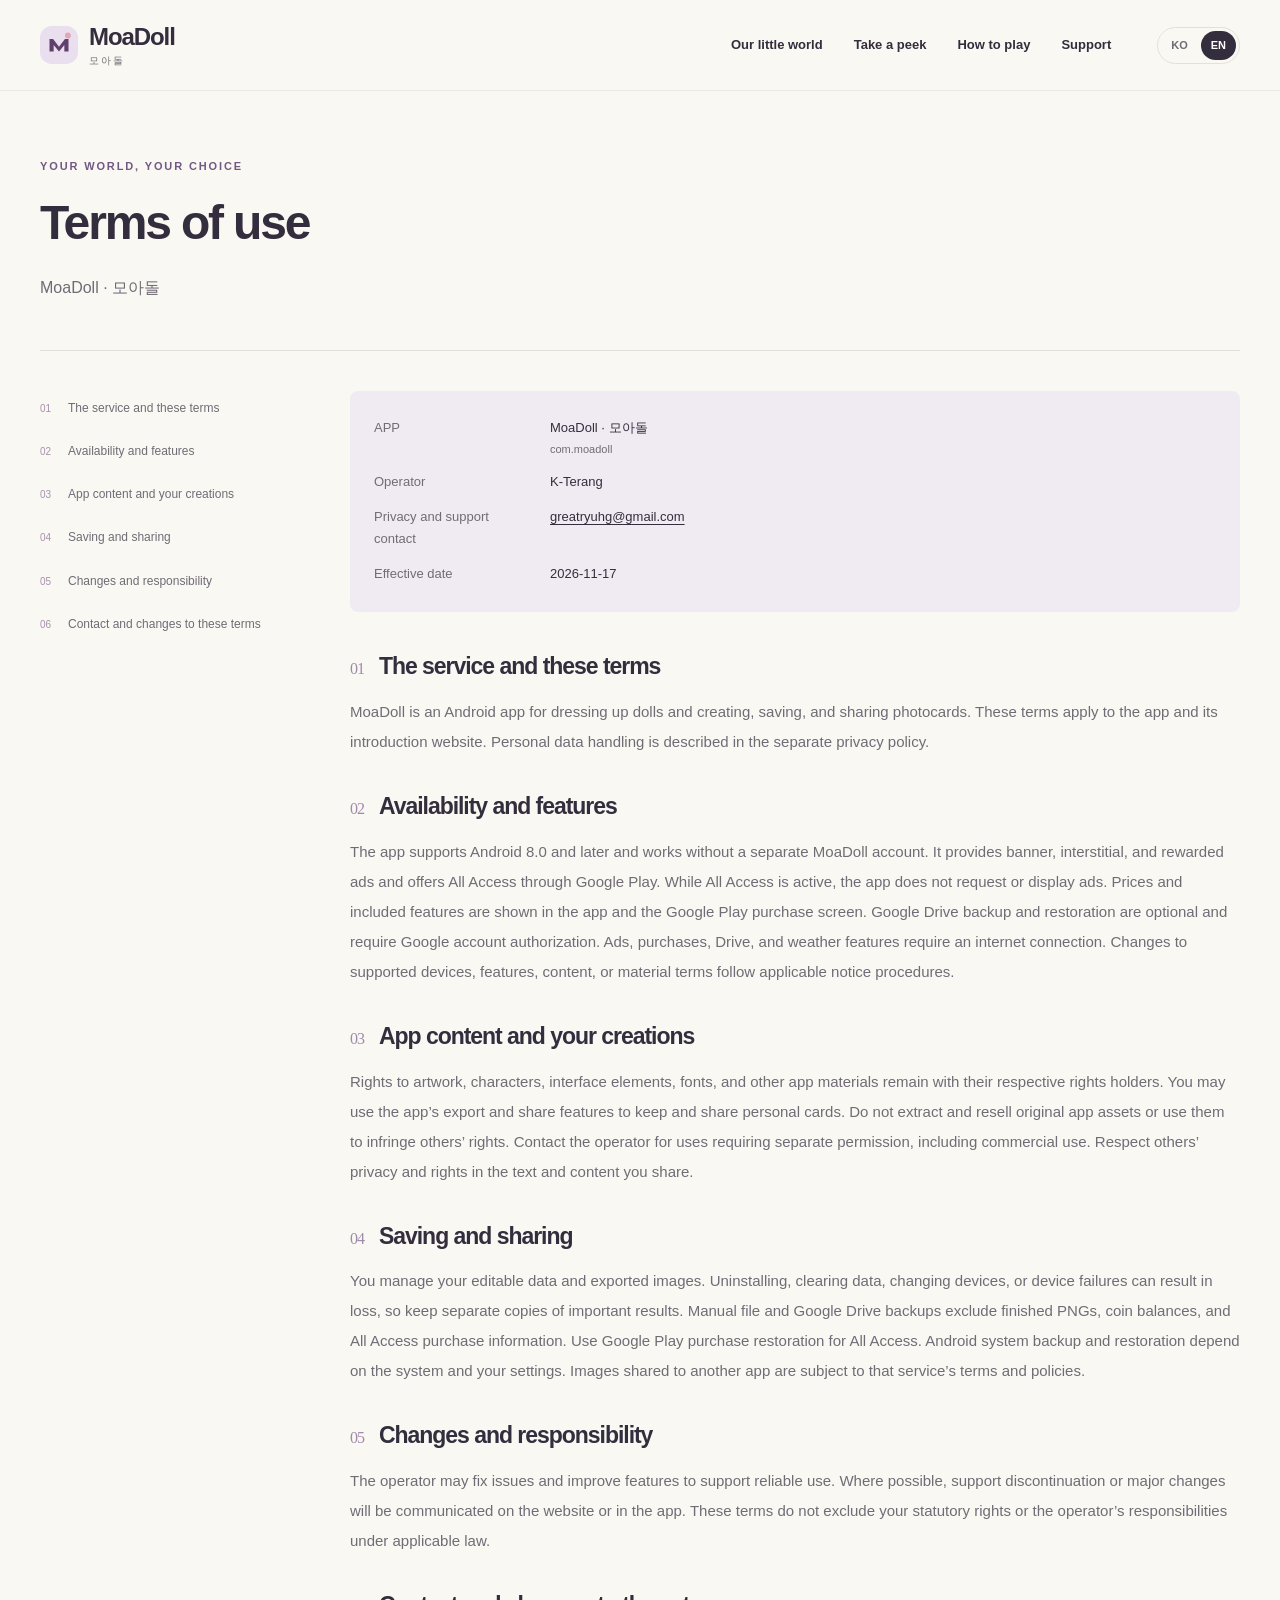
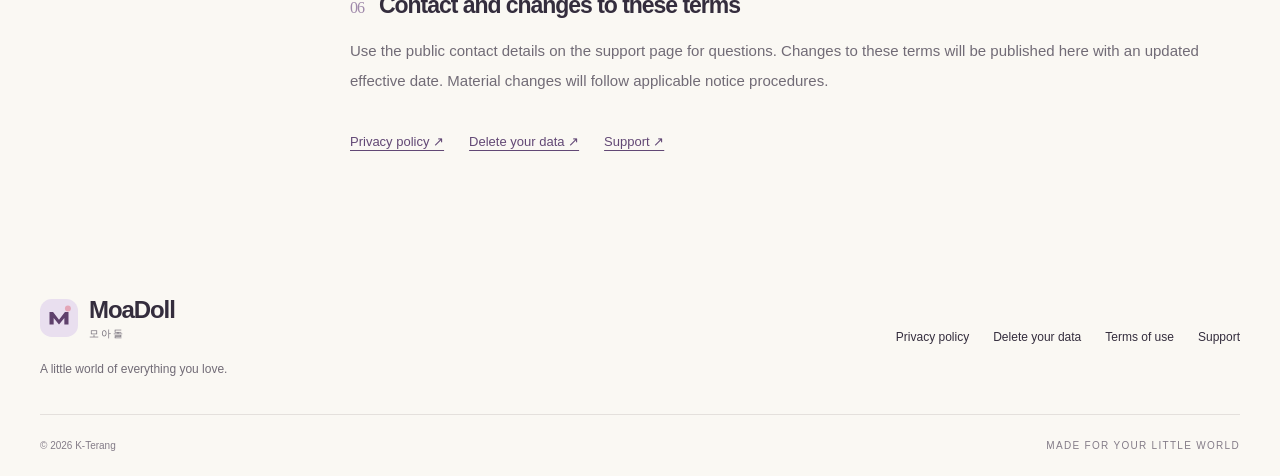
<file: terms.en.html>
<!doctype html>
<html lang="en"><head>
<meta charset="utf-8"><meta name="viewport" content="width=device-width,initial-scale=1">
<title>Terms of use · MoaDoll</title><meta name="description" content="Terms for using MoaDoll, its content, and its save and share features.">
<meta name="theme-color" content="#faf8f3"><meta name="referrer" content="strict-origin-when-cross-origin">
<meta property="og:title" content="Terms of use · MoaDoll"><meta property="og:description" content="Terms for using MoaDoll, its content, and its save and share features.">
<meta property="og:type" content="website"><meta property="og:site_name" content="MoaDoll"><meta property="og:locale" content="en_US">
<meta name="twitter:card" content="summary_large_image"><link rel="canonical" href="https://k-ternag.github.io/moadollHome/terms.en.html"><meta property="og:url" content="https://k-ternag.github.io/moadollHome/terms.en.html"><meta property="og:image" content="https://k-ternag.github.io/moadollHome/assets/en/03-photocard.jpg"><link rel="alternate" hreflang="ko" href="https://k-ternag.github.io/moadollHome/terms.html"><link rel="alternate" hreflang="en" href="https://k-ternag.github.io/moadollHome/terms.en.html"><link rel="alternate" hreflang="x-default" href="https://k-ternag.github.io/moadollHome/terms.en.html">
<link rel="icon" type="image/svg+xml" href="assets/favicon.svg"><link rel="stylesheet" href="styles.css">
<script src="app.js" defer></script></head>
<body><a class="skip" href="#main">Skip to content</a>
<header class="site-header"><div class="wrap header-inner"><a class="brand" href="index.en.html" aria-label="MoaDoll"><img src="assets/favicon.svg" width="38" height="38" alt=""><span>MoaDoll<small>모아돌</small></span></a>
<button class="menu-toggle" aria-expanded="false" aria-controls="navigation" hidden>Menu <span aria-hidden="true">☰</span></button>
<nav id="navigation" aria-label="Main navigation"><a href="index.en.html#story">Our little world</a><a href="index.en.html#gallery">Take a peek</a><a href="guide.en.html">How to play</a><a href="support.en.html">Support</a><div class="languages" aria-label="Language"><a class="language-link" href="terms.html" lang="ko" hreflang="ko">KO</a><a class="language-link" href="terms.en.html" lang="en" hreflang="en" aria-current="page">EN</a></div></nav></div></header>
<main id="main"><div class="wrap page-content"><div class="page-heading"><p class="eyebrow">YOUR WORLD, YOUR CHOICE</p><h1>Terms of use</h1><p>MoaDoll · 모아돌</p></div><div class="legal-layout"><nav class="legal-toc" aria-label="On this page"><a href="#section-1"><span>01</span>The service and these terms</a><a href="#section-2"><span>02</span>Availability and features</a><a href="#section-3"><span>03</span>App content and your creations</a><a href="#section-4"><span>04</span>Saving and sharing</a><a href="#section-5"><span>05</span>Changes and responsibility</a><a href="#section-6"><span>06</span>Contact and changes to these terms</a></nav><article class="legal-body"><dl class="identity"><div><dt>APP</dt><dd>MoaDoll · 모아돌 <small>com.moadoll</small></dd></div><div><dt>Operator</dt><dd>K-Terang</dd></div><div><dt>Privacy and support contact</dt><dd><a href="mailto:greatryuhg@gmail.com?subject=MoaDoll">greatryuhg@gmail.com</a></dd></div><div><dt>Effective date</dt><dd>2026-11-17</dd></div></dl><section id="section-1"><h2><span>01</span>The service and these terms</h2><p>MoaDoll is an Android app for dressing up dolls and creating, saving, and sharing photocards. These terms apply to the app and its introduction website. Personal data handling is described in the separate privacy policy.</p></section><section id="section-2"><h2><span>02</span>Availability and features</h2><p>The app supports Android 8.0 and later and works without a separate MoaDoll account. It provides banner, interstitial, and rewarded ads and offers All Access through Google Play. While All Access is active, the app does not request or display ads. Prices and included features are shown in the app and the Google Play purchase screen. Google Drive backup and restoration are optional and require Google account authorization. Ads, purchases, Drive, and weather features require an internet connection. Changes to supported devices, features, content, or material terms follow applicable notice procedures.</p></section><section id="section-3"><h2><span>03</span>App content and your creations</h2><p>Rights to artwork, characters, interface elements, fonts, and other app materials remain with their respective rights holders. You may use the app’s export and share features to keep and share personal cards. Do not extract and resell original app assets or use them to infringe others’ rights. Contact the operator for uses requiring separate permission, including commercial use. Respect others’ privacy and rights in the text and content you share.</p></section><section id="section-4"><h2><span>04</span>Saving and sharing</h2><p>You manage your editable data and exported images. Uninstalling, clearing data, changing devices, or device failures can result in loss, so keep separate copies of important results. Manual file and Google Drive backups exclude finished PNGs, coin balances, and All Access purchase information. Use Google Play purchase restoration for All Access. Android system backup and restoration depend on the system and your settings. Images shared to another app are subject to that service’s terms and policies.</p></section><section id="section-5"><h2><span>05</span>Changes and responsibility</h2><p>The operator may fix issues and improve features to support reliable use. Where possible, support discontinuation or major changes will be communicated on the website or in the app. These terms do not exclude your statutory rights or the operator’s responsibilities under applicable law.</p></section><section id="section-6"><h2><span>06</span>Contact and changes to these terms</h2><p>Use the public contact details on the support page for questions. Changes to these terms will be published here with an updated effective date. Material changes will follow applicable notice procedures.</p></section><div class="related-links"><a href="privacy.en.html">Privacy policy ↗</a><a href="delete-account.en.html">Delete your data ↗</a><a href="support.en.html">Support ↗</a></div></article></div></div></main>
<footer class="site-footer"><div class="wrap footer-top"><div><a class="brand" href="index.en.html" aria-label="MoaDoll"><img src="assets/favicon.svg" width="38" height="38" alt=""><span>MoaDoll<small>모아돌</small></span></a><p>A little world of everything you love.</p></div><div class="footer-links"><a href="privacy.en.html">Privacy policy</a><a href="delete-account.en.html">Delete your data</a><a href="terms.en.html">Terms of use</a><a href="support.en.html">Support</a></div></div><div class="wrap footer-bottom"><span>© 2026 K-Terang</span><span>MADE FOR YOUR LITTLE WORLD</span></div></footer>
<dialog id="lightbox" aria-labelledby="lightbox-title"><div class="dialog-bar"><span id="lightbox-title">View larger image</span><button type="button" class="close-dialog">Close <span aria-hidden="true">×</span></button></div><img id="lightbox-image" alt=""><p id="lightbox-caption"></p></dialog>
</body></html>
</file>
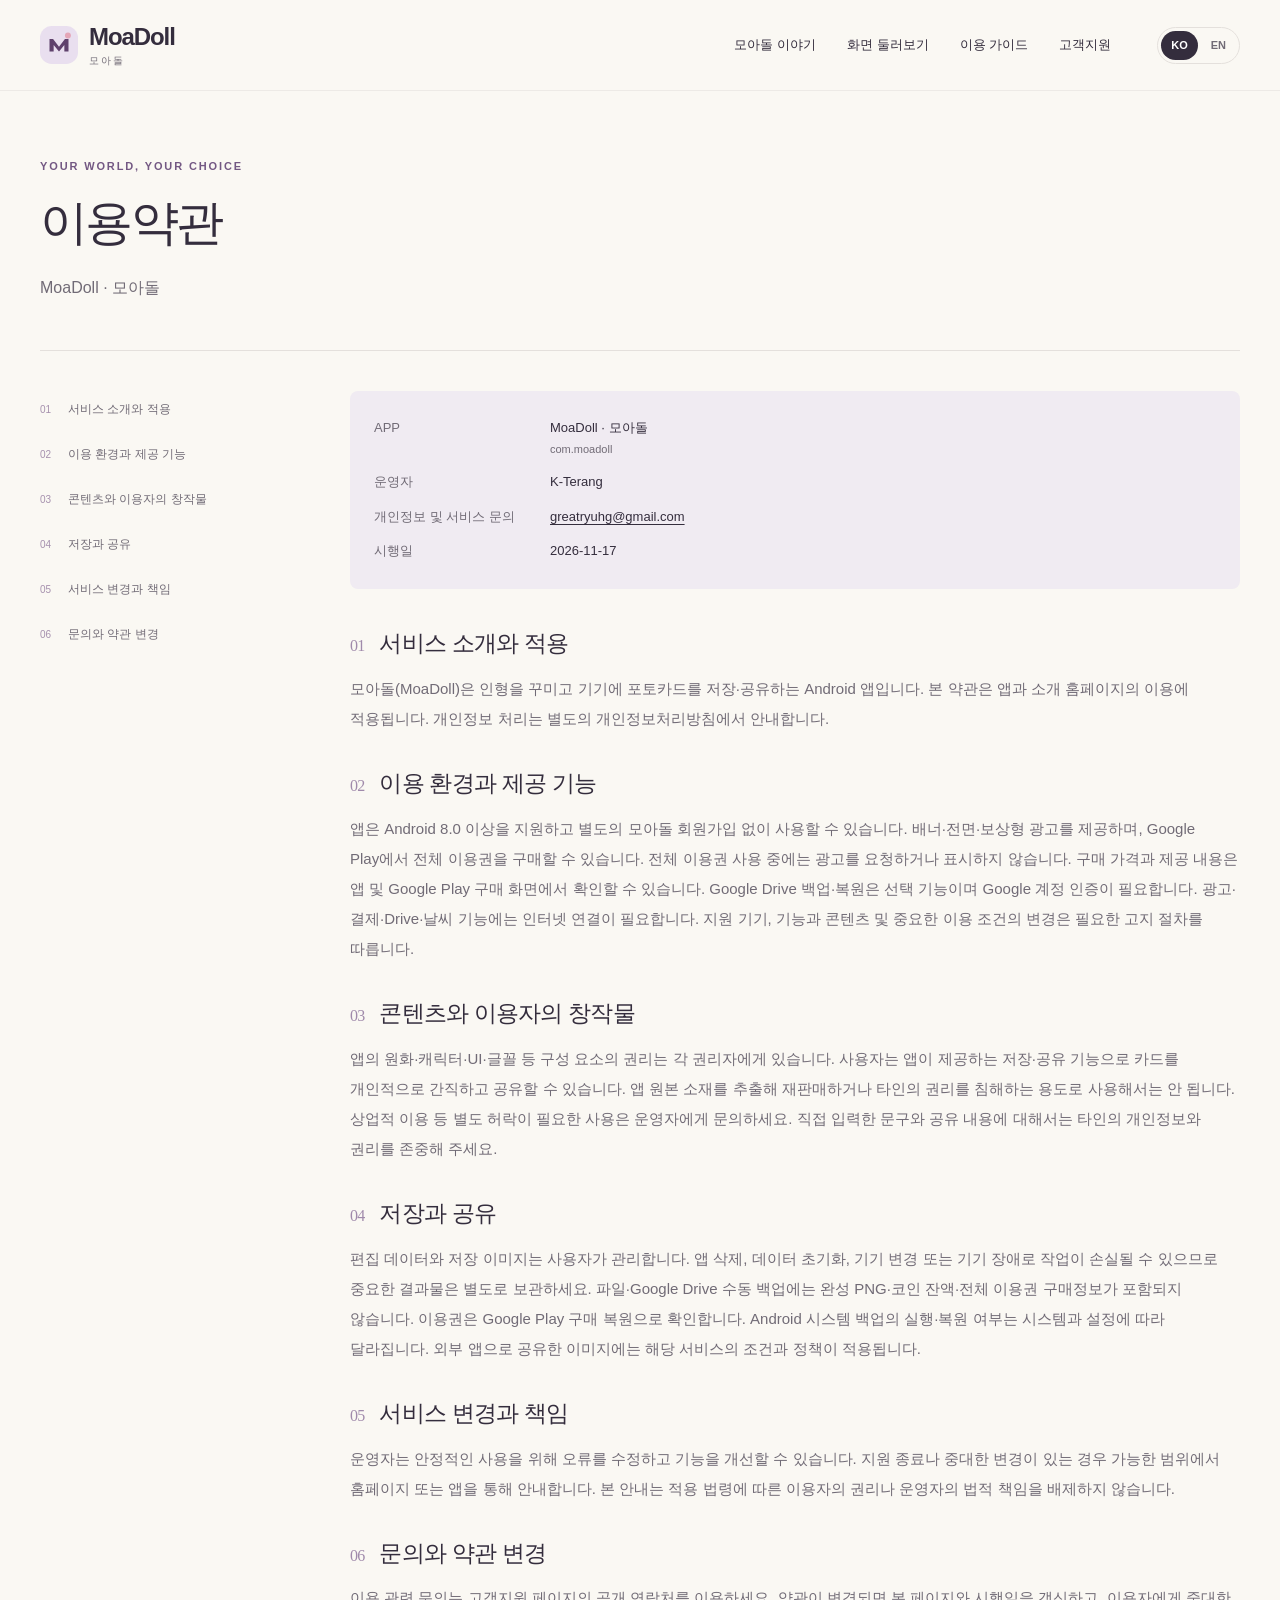
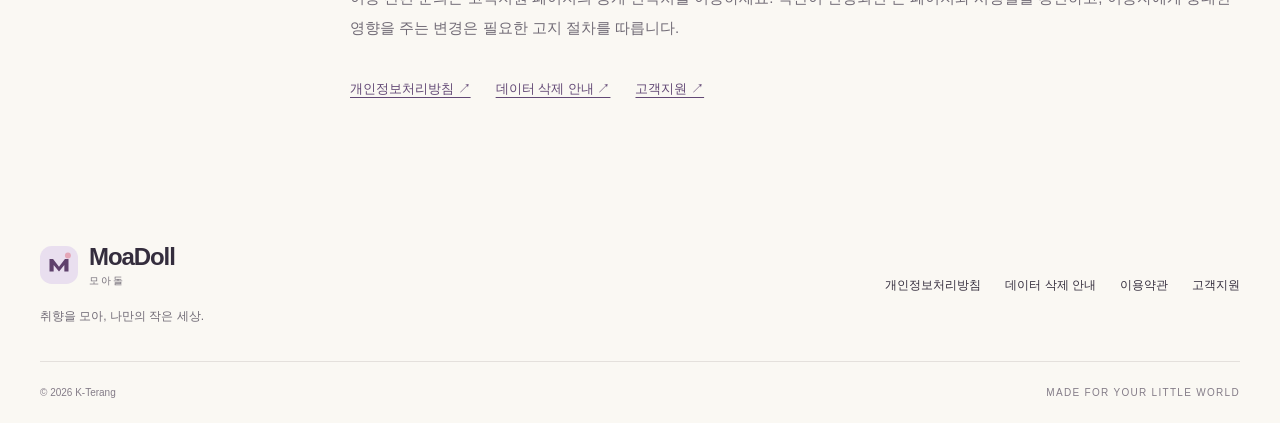
<file: terms.html>
<!doctype html>
<html lang="ko"><head>
<meta charset="utf-8"><meta name="viewport" content="width=device-width,initial-scale=1">
<title>이용약관 · MoaDoll</title><meta name="description" content="모아돌 앱의 이용 조건, 콘텐츠 사용 및 저장·공유에 관한 안내입니다.">
<meta name="theme-color" content="#faf8f3"><meta name="referrer" content="strict-origin-when-cross-origin">
<meta property="og:title" content="이용약관 · MoaDoll"><meta property="og:description" content="모아돌 앱의 이용 조건, 콘텐츠 사용 및 저장·공유에 관한 안내입니다.">
<meta property="og:type" content="website"><meta property="og:site_name" content="MoaDoll"><meta property="og:locale" content="ko_KR">
<meta name="twitter:card" content="summary_large_image"><link rel="canonical" href="https://k-ternag.github.io/moadollHome/terms.html"><meta property="og:url" content="https://k-ternag.github.io/moadollHome/terms.html"><meta property="og:image" content="https://k-ternag.github.io/moadollHome/assets/ko/03-photocard.jpg"><link rel="alternate" hreflang="ko" href="https://k-ternag.github.io/moadollHome/terms.html"><link rel="alternate" hreflang="en" href="https://k-ternag.github.io/moadollHome/terms.en.html"><link rel="alternate" hreflang="x-default" href="https://k-ternag.github.io/moadollHome/terms.en.html">
<link rel="icon" type="image/svg+xml" href="assets/favicon.svg"><link rel="stylesheet" href="styles.css">
<script src="app.js" defer></script></head>
<body><a class="skip" href="#main">본문 바로가기</a>
<header class="site-header"><div class="wrap header-inner"><a class="brand" href="index.html" aria-label="MoaDoll"><img src="assets/favicon.svg" width="38" height="38" alt=""><span>MoaDoll<small>모아돌</small></span></a>
<button class="menu-toggle" aria-expanded="false" aria-controls="navigation" hidden>메뉴 <span aria-hidden="true">☰</span></button>
<nav id="navigation" aria-label="주 메뉴"><a href="index.html#story">모아돌 이야기</a><a href="index.html#gallery">화면 둘러보기</a><a href="guide.html">이용 가이드</a><a href="support.html">고객지원</a><div class="languages" aria-label="Language"><a class="language-link" href="terms.html" lang="ko" hreflang="ko" aria-current="page">KO</a><a class="language-link" href="terms.en.html" lang="en" hreflang="en">EN</a></div></nav></div></header>
<main id="main"><div class="wrap page-content"><div class="page-heading"><p class="eyebrow">YOUR WORLD, YOUR CHOICE</p><h1>이용약관</h1><p>MoaDoll · 모아돌</p></div><div class="legal-layout"><nav class="legal-toc" aria-label="목차"><a href="#section-1"><span>01</span>서비스 소개와 적용</a><a href="#section-2"><span>02</span>이용 환경과 제공 기능</a><a href="#section-3"><span>03</span>콘텐츠와 이용자의 창작물</a><a href="#section-4"><span>04</span>저장과 공유</a><a href="#section-5"><span>05</span>서비스 변경과 책임</a><a href="#section-6"><span>06</span>문의와 약관 변경</a></nav><article class="legal-body"><dl class="identity"><div><dt>APP</dt><dd>MoaDoll · 모아돌 <small>com.moadoll</small></dd></div><div><dt>운영자</dt><dd>K-Terang</dd></div><div><dt>개인정보 및 서비스 문의</dt><dd><a href="mailto:greatryuhg@gmail.com?subject=MoaDoll">greatryuhg@gmail.com</a></dd></div><div><dt>시행일</dt><dd>2026-11-17</dd></div></dl><section id="section-1"><h2><span>01</span>서비스 소개와 적용</h2><p>모아돌(MoaDoll)은 인형을 꾸미고 기기에 포토카드를 저장·공유하는 Android 앱입니다. 본 약관은 앱과 소개 홈페이지의 이용에 적용됩니다. 개인정보 처리는 별도의 개인정보처리방침에서 안내합니다.</p></section><section id="section-2"><h2><span>02</span>이용 환경과 제공 기능</h2><p>앱은 Android 8.0 이상을 지원하고 별도의 모아돌 회원가입 없이 사용할 수 있습니다. 배너·전면·보상형 광고를 제공하며, Google Play에서 전체 이용권을 구매할 수 있습니다. 전체 이용권 사용 중에는 광고를 요청하거나 표시하지 않습니다. 구매 가격과 제공 내용은 앱 및 Google Play 구매 화면에서 확인할 수 있습니다. Google Drive 백업·복원은 선택 기능이며 Google 계정 인증이 필요합니다. 광고·결제·Drive·날씨 기능에는 인터넷 연결이 필요합니다. 지원 기기, 기능과 콘텐츠 및 중요한 이용 조건의 변경은 필요한 고지 절차를 따릅니다.</p></section><section id="section-3"><h2><span>03</span>콘텐츠와 이용자의 창작물</h2><p>앱의 원화·캐릭터·UI·글꼴 등 구성 요소의 권리는 각 권리자에게 있습니다. 사용자는 앱이 제공하는 저장·공유 기능으로 카드를 개인적으로 간직하고 공유할 수 있습니다. 앱 원본 소재를 추출해 재판매하거나 타인의 권리를 침해하는 용도로 사용해서는 안 됩니다. 상업적 이용 등 별도 허락이 필요한 사용은 운영자에게 문의하세요. 직접 입력한 문구와 공유 내용에 대해서는 타인의 개인정보와 권리를 존중해 주세요.</p></section><section id="section-4"><h2><span>04</span>저장과 공유</h2><p>편집 데이터와 저장 이미지는 사용자가 관리합니다. 앱 삭제, 데이터 초기화, 기기 변경 또는 기기 장애로 작업이 손실될 수 있으므로 중요한 결과물은 별도로 보관하세요. 파일·Google Drive 수동 백업에는 완성 PNG·코인 잔액·전체 이용권 구매정보가 포함되지 않습니다. 이용권은 Google Play 구매 복원으로 확인합니다. Android 시스템 백업의 실행·복원 여부는 시스템과 설정에 따라 달라집니다. 외부 앱으로 공유한 이미지에는 해당 서비스의 조건과 정책이 적용됩니다.</p></section><section id="section-5"><h2><span>05</span>서비스 변경과 책임</h2><p>운영자는 안정적인 사용을 위해 오류를 수정하고 기능을 개선할 수 있습니다. 지원 종료나 중대한 변경이 있는 경우 가능한 범위에서 홈페이지 또는 앱을 통해 안내합니다. 본 안내는 적용 법령에 따른 이용자의 권리나 운영자의 법적 책임을 배제하지 않습니다.</p></section><section id="section-6"><h2><span>06</span>문의와 약관 변경</h2><p>이용 관련 문의는 고객지원 페이지의 공개 연락처를 이용하세요. 약관이 변경되면 본 페이지와 시행일을 갱신하고, 이용자에게 중대한 영향을 주는 변경은 필요한 고지 절차를 따릅니다.</p></section><div class="related-links"><a href="privacy.html">개인정보처리방침 ↗</a><a href="delete-account.html">데이터 삭제 안내 ↗</a><a href="support.html">고객지원 ↗</a></div></article></div></div></main>
<footer class="site-footer"><div class="wrap footer-top"><div><a class="brand" href="index.html" aria-label="MoaDoll"><img src="assets/favicon.svg" width="38" height="38" alt=""><span>MoaDoll<small>모아돌</small></span></a><p>취향을 모아, 나만의 작은 세상.</p></div><div class="footer-links"><a href="privacy.html">개인정보처리방침</a><a href="delete-account.html">데이터 삭제 안내</a><a href="terms.html">이용약관</a><a href="support.html">고객지원</a></div></div><div class="wrap footer-bottom"><span>© 2026 K-Terang</span><span>MADE FOR YOUR LITTLE WORLD</span></div></footer>
<dialog id="lightbox" aria-labelledby="lightbox-title"><div class="dialog-bar"><span id="lightbox-title">이미지 크게 보기</span><button type="button" class="close-dialog">닫기 <span aria-hidden="true">×</span></button></div><img id="lightbox-image" alt=""><p id="lightbox-caption"></p></dialog>
</body></html>
</file>
<file: styles.css>
@charset "UTF-8";
:root{--paper:#faf8f3;--ink:#342d3d;--muted:#716b76;--purple:#735883;--deep:#624875;--lavender:#e9e0ef;--mint:#e8f0e8;--rose:#f4e4e6;--line:#e4e0dc;--white:#fffdf9;--width:1200px;font-family:"Segoe UI","Apple SD Gothic Neo","Malgun Gothic",sans-serif;color:var(--ink);background:var(--paper);font-synthesis:none}
*{box-sizing:border-box}html{scroll-behavior:smooth;scroll-padding-top:105px}body{margin:0;font-size:16px;line-height:1.75;word-break:keep-all;overflow-wrap:break-word}button,a{-webkit-tap-highlight-color:transparent}button,input{font:inherit}button{cursor:pointer}a{color:inherit;text-decoration:none}img{display:block;max-width:100%;height:auto}p,h1,h2,h3{margin:0}h1,h2,h3{line-height:1.3;letter-spacing:-.055em}h1{font-size:clamp(42px,5vw,68px);font-weight:800}h2{font-size:clamp(30px,3.1vw,44px);font-weight:750}h3{font-size:23px;font-weight:700}p{color:var(--muted)}small,.small{font-size:13px}em{font-style:normal;color:var(--purple)}[hidden]{display:none!important}:focus-visible{outline:3px solid var(--deep);outline-offset:5px;border-radius:4px}::selection{background:var(--lavender)}.wrap{width:min(var(--width),calc(100% - 80px));margin-inline:auto}.narrow{max-width:830px}.section-space{padding-block:96px}.eyebrow{font-size:11px;font-weight:700;letter-spacing:.17em;color:var(--purple);margin-bottom:22px;line-height:1.5}.skip{position:fixed;top:-100px;left:20px;z-index:100;background:var(--deep);color:white;padding:12px 20px}.skip:focus{top:12px}.site-header{position:sticky;top:0;z-index:20;border-bottom:1px solid #e4e0dc99;background:#faf8f3f2;backdrop-filter:blur(16px)}.header-inner{min-height:90px;display:flex;align-items:center;justify-content:space-between;gap:32px}.brand{display:inline-flex;gap:11px;align-items:center;flex-shrink:0}.brand>span{font-size:24px;line-height:1.15;font-weight:800;letter-spacing:-.045em}.brand small{display:block;font-size:10px;letter-spacing:.18em;font-weight:500;margin-top:4px;color:var(--muted)}#navigation{display:flex;align-items:center;gap:31px;font-size:13px;font-weight:600}#navigation>a{padding-block:12px;transition:color .2s}#navigation>a:hover,#navigation>a[aria-current]{color:var(--purple)}.languages{display:flex;gap:3px;margin-left:15px;border:1px solid var(--line);border-radius:30px;padding:3px;line-height:1}.language-link{padding:9px 10px;font-size:11px;color:var(--muted)}.language-link[aria-current]{background:var(--ink);border-radius:24px;color:white}.menu-toggle{border:0;background:none;padding:8px;color:var(--ink)}.hero{min-height:690px;display:grid;grid-template-columns:1.02fr 1fr;align-items:center;gap:40px;padding-block:66px 82px}.hero .eyebrow{display:flex;gap:10px;align-items:center}.hero .eyebrow>span{font-size:21px;line-height:1}.hero h1{line-height:1.3}.hero-intro{margin-block:24px 32px;font-size:17px;line-height:1.95}.button{display:inline-flex;justify-content:center;align-items:center;gap:32px;min-height:54px;padding:14px 25px;border-radius:9px;font-size:14px;font-weight:650;transition:transform .2s,background .2s}.button:hover{transform:translateY(-2px)}.primary{background:var(--deep);color:white;box-shadow:0 6px 14px #62487512}.primary:hover{background:#523660}.hero-availability{margin-top:25px;display:flex;align-items:flex-start;flex-direction:column;gap:4px}.store-status{display:inline-flex;gap:8px;align-items:center;font-size:13px;font-weight:600;color:#645d6c}.status-dot{display:inline-block;width:6px;height:6px;background:#8b9f87;border-radius:50%;flex-shrink:0}.hero-availability>small{color:#827b85;font-size:11px;margin-left:14px}.store-button{background:var(--ink);color:white;gap:15px}.hero-art{position:relative;width:100%;max-width:475px;justify-self:end;padding:22px 14px 38px}.hero-card{position:relative;display:block;background:#fffcf3;padding:12px 12px 0;transform:rotate(4deg);box-shadow:0 18px 45px #4632421c,0 0 0 1px #74655109;transition:transform .4s}.hero-card:hover{transform:rotate(1deg)}.hero-crop{position:relative;width:100%;aspect-ratio:1.1;overflow:hidden;background:var(--rose)}.hero-crop img{position:absolute;width:310%;max-width:none;height:auto;left:-166%;top:-37%}.card-bottom{display:block;text-align:center;padding:15px 8px 17px;color:#918276;font:italic 18px Georgia,serif;letter-spacing:.02em}.paper-back{position:absolute;inset:26px 5px 39px;background:var(--mint);transform:rotate(-6deg);border:1px solid #dce5da}.art-note{position:absolute;z-index:2;right:35px;top:-11px;font:italic 19px Georgia,serif;color:#8e7a8c;transform:rotate(6deg)}.floating-flower{position:absolute;left:-23px;bottom:65px;font-size:85px;line-height:1;color:#be8c9d;transform:rotate(-13deg);text-shadow:0 3px 0 #fff8}.floating-spark{position:absolute;right:-17px;top:25px;font-size:70px;color:#c4aa70;line-height:1;transform:rotate(14deg)}.paper-label{position:absolute;right:-9px;bottom:0;padding:10px 17px;background:var(--lavender);box-shadow:0 3px 0 #d9cde23d;transform:rotate(-4deg);font-size:12px;font-weight:650}.ribbon{background:var(--mint);border-block:1px solid #dbe5db;padding:21px 0}.ribbon>.wrap{display:flex;justify-content:space-between;align-items:center;gap:22px}.ribbon span{font-size:12px;letter-spacing:.05em;color:#586853}.ribbon i{font-style:normal;color:#96a68e}.ribbon i:last-child{display:none}.section-heading{display:flex;align-items:flex-end;justify-content:space-between;gap:30px;margin-bottom:38px}.section-heading>p{font-size:15px;line-height:1.9;max-width:390px;padding-bottom:4px}.feature-tabs{display:grid;grid-template-columns:repeat(4,1fr);gap:10px;margin-bottom:22px}.feature-tab{padding:15px 18px;border:1px solid var(--line);border-radius:9px;font-weight:600;font-size:14px;transition:background .2s,border .2s}.feature-tab span{font-size:11px;color:#9a859e;margin-right:14px;font-weight:500}.feature-tab:hover{background:#eee8ef}.feature-tab[aria-selected=true]{background:var(--lavender);border-color:#b4a1c0;color:#624875}.feature-stage{border:1px solid #e6dfdf;border-radius:15px;overflow:hidden;background:var(--white)}.feature-panel+.feature-panel{border-top:1px solid var(--line)}.feature-panel{scroll-margin-top:120px}.zoom-link{display:block;position:relative;overflow:hidden}.zoom-link>img{width:100%;height:auto}.zoom-hint{position:absolute;right:20px;bottom:18px;background:#fffdf9ed;border:1px solid #ddd6df;border-radius:6px;padding:6px 12px;font-size:11px;color:var(--ink);box-shadow:0 2px 10px #5144520a}.zoom-hint>span{font-size:17px;margin-right:5px}.feature-caption{display:grid;grid-template-columns:1fr 1.3fr;align-items:center;gap:40px;padding:25px 32px}.feature-caption h3{font-size:22px}.feature-caption p{font-size:14px;line-height:1.85}.caption-note{font-size:11px;text-align:right;margin-top:12px;color:#817885}.making-section{background:#eee8f04f;border-block:1px solid #e8e0ec}.making-grid{display:grid;grid-template-columns:1fr 1fr;gap:90px}.text-link{display:inline-flex;gap:20px;align-items:center;font-size:13px;font-weight:650;border-bottom:1px solid #b7a5bf;padding-block:7px;line-height:1.6;color:var(--deep);margin-top:24px}.little-colors{display:flex;align-items:center;gap:0;margin-top:45px;flex-wrap:wrap}.little-colors i{width:29px;height:29px;background:#cea4a8;border:3px solid #f6f2f5;border-radius:50%;margin-right:-6px}.little-colors i:nth-child(2){background:#bcaace}.little-colors i:nth-child(3){background:#b2c7b1}.little-colors i:nth-child(4){background:#e2c897}.little-colors span{font:italic 15px Georgia,serif;color:#8a7d8d;margin-left:17px}.steps{list-style:none;margin:0;padding:0}.steps li{position:relative;padding:0 0 27px 60px;margin-bottom:26px;border-bottom:1px solid #ded5e3}.steps li:last-child{border:0;margin:0;padding-bottom:0}.step-number{position:absolute;left:0;top:1px;font:italic 24px Georgia,serif;color:#a490af}.steps h3{font-size:22px;margin-bottom:10px}.steps p{font-size:14px;line-height:1.85}.privacy-strip{display:grid;grid-template-columns:56px 1fr 1.2fr;gap:35px;align-items:center;margin-block:95px}.privacy-flower{font-size:65px;color:#9da990;line-height:1}.privacy-strip h2{font-size:31px}.privacy-strip .eyebrow{font-size:9px;margin-bottom:12px}.privacy-strip p:not(.eyebrow){font-size:14px}.privacy-strip small{display:block;margin-top:8px;font-size:11px;color:var(--muted)}.privacy-strip .text-link{margin-top:13px}.closing{background:var(--rose);text-align:center;padding-block:61px 68px;position:relative}.closing-star{font-size:42px;color:#ac7c93;line-height:1;display:block;margin-bottom:16px}.closing h2{font-size:34px}.closing p{font-size:14px;margin-block:15px 26px}.closing .store-status{background:#fffbf7aa;border:1px solid #e5cfd4;border-radius:8px;padding:13px 22px}.site-footer{padding-top:52px}.footer-top{display:flex;justify-content:space-between;align-items:center;gap:40px;padding-bottom:34px}.footer-top p{font-size:12px;margin-top:13px}.footer-links{display:flex;flex-wrap:wrap;gap:24px;font-size:12px}.footer-links a:hover{text-decoration:underline}.footer-bottom{display:flex;justify-content:space-between;gap:20px;border-top:1px solid var(--line);padding-block:22px;font-size:10px;color:#847c88}.footer-bottom>span:last-child{letter-spacing:.13em}.page-content{padding-top:67px;padding-bottom:90px}.page-heading{padding-bottom:48px;border-bottom:1px solid var(--line);margin-bottom:40px}.page-heading .eyebrow{margin-bottom:17px}.page-heading h1{font-size:48px;margin-bottom:20px}.page-heading>p:not(.eyebrow){max-width:650px}.guide-row{display:grid;grid-template-columns:1fr 1.5fr;gap:60px;padding-block:40px;align-items:center;border-bottom:1px solid var(--line)}.guide-row img{border:1px solid var(--line);border-radius:10px;width:100%}.guide-row h2{font-size:27px;margin-bottom:18px}.guide-row p:not(.eyebrow){font-size:14px}.guide-row .eyebrow{margin-bottom:12px}.tip{background:var(--mint);border-left:3px solid #8fa58c;padding:20px 25px;font-size:14px;line-height:1.9;margin:30px 0}.faq-section{margin-top:60px}.faq-section>h2{font-size:28px;margin-bottom:25px}.faq-section details{border-bottom:1px solid var(--line)}.faq-section details:first-of-type{border-top:1px solid var(--line)}.faq-section summary{display:flex;justify-content:space-between;gap:25px;padding-block:22px;cursor:pointer;list-style:none;font-size:15px;font-weight:600;line-height:1.6}.faq-section summary::-webkit-details-marker{display:none}.faq-section summary span{color:var(--purple);font-size:20px;line-height:1.2;font-weight:400}.faq-section details[open] summary span{transform:rotate(45deg)}.faq-section details p{padding:0 30px 23px 0;font-size:14px;max-width:770px}.contact-box{background:var(--lavender);border:1px solid #dbcee3;padding:34px 38px;border-radius:12px;margin-top:52px}.contact-box h2{font-size:28px}.contact-box>p{font-size:14px;margin-top:17px}.contact-box .eyebrow{margin:0 0 14px;font-size:10px}.contact-box>a{display:inline-block;background:var(--deep);color:white;border-radius:7px;padding:12px 20px;font-size:14px;margin-top:22px}.contact-box .small{font-size:12px}.contact-pending{font-weight:650;color:var(--deep)}.related-links{display:flex;gap:25px;flex-wrap:wrap;margin-top:35px;font-size:13px;color:var(--deep)}.related-links a{text-decoration:underline;text-underline-offset:4px}.legal-layout{display:grid;grid-template-columns:240px 1fr;gap:70px;align-items:start}.legal-toc{position:sticky;top:120px;display:flex;flex-direction:column;gap:8px}.legal-toc>a{font-size:12px;padding:8px 0;color:var(--muted)}.legal-toc>a:hover{color:var(--deep)}.legal-toc span{color:#a691ae;display:inline-block;width:28px;font-size:10px}.notice{padding:20px 24px;background:#f7eddc;border:1px solid #e8d6b8;border-radius:8px;margin-bottom:25px;font-size:13px}.notice strong{color:#775a30}.notice p{margin-top:5px;color:#7d6a50}.identity{margin:0 0 40px;background:#f0ebf2;border-radius:8px;padding:20px 24px;font-size:13px}.identity>div{display:grid;grid-template-columns:160px 1fr;gap:16px;padding:6px 0}.identity dt{color:var(--muted)}.identity dd{margin:0;min-width:0;overflow-wrap:anywhere}.identity dd small{display:block;color:var(--muted);font-size:11px}.identity a{text-decoration:underline;text-underline-offset:3px}.legal-body section{margin-bottom:35px;scroll-margin-top:120px}.legal-body section h2{font-size:23px;letter-spacing:-.035em;margin-bottom:15px;display:flex;gap:15px;align-items:baseline}.legal-body section h2>span{font-family:Georgia,serif;font-size:16px;font-weight:400;color:#a08aab;flex-shrink:0}.legal-body section p{font-size:15px;line-height:2}.external-policies{display:flex;flex-wrap:wrap;gap:20px;font-size:12px;text-decoration:underline}.not-found{padding-block:120px;min-height:60vh}.not-found h1{font-size:46px}.not-found>p:not(.eyebrow){margin:20px 0 30px;max-width:600px}dialog{border:1px solid #e2dae5;border-radius:14px;padding:18px;width:min(1400px,94vw);max-height:94dvh;background:var(--white);box-shadow:0 25px 90px #231d3340;overflow:auto}dialog::backdrop{background:#292432c7;backdrop-filter:blur(5px)}.dialog-bar{display:flex;justify-content:space-between;align-items:center;gap:20px;margin-bottom:15px;font-size:14px}.close-dialog{border:1px solid var(--line);background:var(--paper);padding:6px 13px;border-radius:6px;color:var(--ink)}.close-dialog span{font-size:20px;margin-left:6px}#lightbox-image{width:auto;max-height:72dvh;max-width:100%;object-fit:contain;margin:auto}#lightbox-caption{font-size:12px;margin-top:13px;text-align:center}.dialog-open{overflow:hidden}html[lang=en] h1,html[lang=en] h2,html[lang=en] h3{letter-spacing:-.045em}html[lang=en] .hero h1{font-size:clamp(44px,5.2vw,72px)}html[lang=en] .hero-intro{font-size:16px}html[lang=en] .paper-label{font-size:11px}html[lang=en] .legal-toc a{line-height:1.6}
@media(min-width:1500px){.hero{min-height:735px}}
@media(max-width:1100px){.wrap{width:calc(100% - 56px)}#navigation{gap:21px}.languages{margin-left:0}.hero{gap:28px;min-height:600px}.hero h1{font-size:54px}.hero-intro{font-size:15px}.hero-art{padding-inline:10px}.hero-card{padding:9px 9px 0}.art-note{font-size:16px}.floating-flower{font-size:65px;left:-15px}.floating-spark{font-size:55px;right:-10px}.paper-label{right:0;font-size:11px}.legal-layout{grid-template-columns:200px 1fr;gap:40px}.identity>div{grid-template-columns:140px 1fr}.feature-caption{gap:20px}.making-grid{gap:50px}.privacy-strip{grid-template-columns:1fr 1.2fr;gap:30px}.privacy-flower{display:none}.footer-links{gap:16px}}
@media(max-width:800px){.wrap{width:calc(100% - 40px)}.header-inner{min-height:76px;gap:15px;flex-wrap:wrap;padding-block:14px}.brand>span{font-size:22px}.brand img{width:34px;height:34px}.menu-toggle:not([hidden]){display:block}.js #navigation{display:none;width:100%;padding:13px 0 7px;gap:9px;flex-direction:column;align-items:stretch;border-top:1px solid var(--line)}.js #navigation.is-open{display:flex}.js #navigation>a{padding:10px;font-size:14px}.js .languages{align-self:flex-start;margin-left:5px}html:not(.js) #navigation{width:100%;gap:14px;flex-wrap:wrap}.hero{grid-template-columns:1fr 1fr;min-height:560px;gap:20px;padding-block:55px 65px}.hero h1{font-size:43px}.hero .eyebrow{font-size:9px;letter-spacing:.1em}.hero-intro{font-size:14px}.hero-intro br{display:none}.button{font-size:12px;padding:13px 18px;gap:18px;min-height:49px}.hero-art{margin-top:20px}.art-note{font-size:13px;right:20px}.card-bottom{font-size:13px;padding-block:10px}.paper-label{font-size:10px;right:0;padding:8px 10px}.floating-flower{font-size:50px}.floating-spark{font-size:43px}.hero-availability{margin-top:20px}.store-status{font-size:11px}.hero-availability>small{font-size:10px}.ribbon>.wrap{gap:12px}.ribbon span{font-size:10px;letter-spacing:0}.ribbon i{font-size:12px}.section-space{padding-block:65px}.section-heading>p{font-size:13px}.feature-tab{padding:13px 12px;font-size:12px}.feature-tab span{margin-right:7px;font-size:10px}.feature-caption{grid-template-columns:1fr;padding:22px;gap:10px}.feature-caption h3{font-size:21px}.feature-caption p{font-size:13px}.making-grid{gap:35px}.steps li{padding-left:43px}.steps p{font-size:13px}.privacy-strip{margin-block:65px;gap:30px}.privacy-strip h2{font-size:26px}.privacy-strip p:not(.eyebrow){font-size:13px}.closing h2{font-size:29px}.footer-top{align-items:flex-start;gap:25px}.footer-links{flex-direction:column;gap:10px}.page-heading h1{font-size:39px}.page-content{padding-top:45px;padding-bottom:65px}.legal-layout{grid-template-columns:1fr;gap:30px}.legal-toc{position:static;flex-direction:row;flex-wrap:wrap;gap:6px 18px;padding-bottom:20px;border-bottom:1px solid var(--line)}.legal-toc>a{padding:4px 0}.legal-body section p{font-size:14px}.guide-row{gap:30px;grid-template-columns:1fr 1.2fr}.guide-row h2{font-size:24px}.guide-row p:not(.eyebrow){font-size:13px}html[lang=en] .hero h1{font-size:46px}html[lang=en] .hero-intro{font-size:14px}html[lang=en] .paper-label{font-size:9px}}
@media(min-width:801px){.menu-toggle{display:none!important}}
@media(max-width:600px){.hero{grid-template-columns:1fr;gap:30px;padding-top:43px;padding-bottom:42px}.hero-copy{text-align:center}.hero .eyebrow{justify-content:center;margin-bottom:21px;font-size:9px}.hero h1{font-size:clamp(40px,10.8vw,56px)}.hero-intro{font-size:14px;margin:19px auto 23px;max-width:290px}.hero-intro br{display:block}.hero-availability{align-items:center;margin-top:17px;gap:1px}.hero-availability>small{margin:0}.hero-art{width:84%;max-width:370px;justify-self:center;margin-top:24px;padding-bottom:35px}.hero-crop{aspect-ratio:1.1}.art-note{font-size:15px;right:20px;top:-9px}.card-bottom{font-size:15px;padding-block:12px}.paper-label{font-size:10px;right:-10px}.floating-flower{font-size:59px;bottom:55px;left:-21px}.floating-spark{font-size:54px;right:-15px;top:14px}.ribbon{padding-block:16px}.ribbon>.wrap{display:grid;grid-template-columns:1fr auto 1fr;text-align:center;gap:9px 8px}.ribbon i:nth-of-type(2){display:none}.ribbon span{font-size:10px}.section-space{padding-block:53px}.section-heading{display:block;margin-bottom:25px}.section-heading h2{font-size:31px}.section-heading .eyebrow{font-size:9px;margin-bottom:15px}.section-heading>p{margin-top:17px;font-size:13px}.section-heading>p br{display:none}.feature-tabs{grid-template-columns:repeat(2,1fr);gap:8px;margin-bottom:16px}.feature-tab{padding:12px 13px;font-size:12px}.feature-stage{border-radius:10px}.feature-caption{padding:20px;gap:10px}.feature-caption h3{font-size:20px}.feature-caption p{font-size:12px}.zoom-hint{right:8px;bottom:8px;font-size:9px;padding:3px 7px}.zoom-hint>span{font-size:12px;margin-right:3px}.caption-note{text-align:left;font-size:10px;line-height:1.7}.making-grid{grid-template-columns:1fr;gap:35px}.making-grid h2{font-size:31px}.making-grid .eyebrow{font-size:9px;margin-bottom:16px}.little-colors{margin-top:22px}.steps li{padding-left:45px;padding-bottom:20px;margin-bottom:20px}.steps h3{font-size:21px}.steps p{font-size:13px}.text-link{margin-top:18px;font-size:12px}.privacy-strip{display:block;margin-block:48px}.privacy-strip h2{font-size:29px;margin-bottom:20px}.privacy-strip p:not(.eyebrow){font-size:13px}.privacy-strip small{font-size:10px}.closing h2{font-size:27px}.closing p{font-size:12px}.closing .store-status{font-size:12px}.footer-top{padding-bottom:28px}.footer-top .brand>span{font-size:21px}.footer-top .brand img{width:32px;height:32px}.footer-top p{font-size:10px;max-width:165px}.footer-links{font-size:11px;gap:10px}.footer-bottom{font-size:9px;gap:15px}.footer-bottom>span:last-child{letter-spacing:.04em;font-size:8px}.page-content{padding-top:38px}.page-heading{margin-bottom:25px;padding-bottom:30px}.page-heading .eyebrow{font-size:9px}.page-heading h1{font-size:35px}.page-heading>p:not(.eyebrow){font-size:14px}.guide-row{grid-template-columns:1fr;gap:22px;padding-block:26px}.guide-row h2{font-size:25px}.guide-row img{border-radius:7px}.tip{font-size:12px;padding:17px 20px}.faq-section{margin-top:38px}.faq-section>h2{font-size:25px}.faq-section summary{font-size:14px;padding-block:19px}.faq-section details p{font-size:13px;padding-right:0}.contact-box{padding:25px 23px;margin-top:37px}.contact-box h2{font-size:24px}.contact-box>p{font-size:13px}.contact-box .small{font-size:11px}.legal-toc{gap:4px 15px}.legal-toc>a{font-size:11px}.legal-toc span{width:22px;font-size:9px}.identity{padding:18px}.identity>div{grid-template-columns:1fr;gap:3px;padding:7px 0;font-size:13px}.identity dt{font-size:10px}.notice{padding:18px;font-size:12px}.legal-body section h2{font-size:21px;gap:11px}.legal-body section p{font-size:13px;line-height:1.95}.related-links{font-size:12px;gap:16px}.not-found{padding-block:70px}.not-found h1{font-size:35px}.not-found p{font-size:14px}dialog{padding:12px}.dialog-bar{font-size:12px}.close-dialog{padding:5px 9px;font-size:11px}html[lang=en] .hero h1{font-size:clamp(45px,12vw,62px)}html[lang=en] .paper-label{font-size:10px}html[lang=en] .hero-intro{font-size:14px}}
.legal-body section p+p{margin-top:1em}
@media screen and (min-width:801px){.legal-toc{max-height:calc(100vh - 140px);overflow-y:auto;padding-right:10px}}
@media(prefers-reduced-motion:reduce){html{scroll-behavior:auto}*,*::before,*::after{transition:none!important;animation:none!important}}
@media print{.site-header,.site-footer,.legal-toc,.related-links,.menu-toggle,dialog{display:none!important}.wrap{width:100%;max-width:none}.page-content{padding:0}.legal-layout{display:block}.legal-body section{break-inside:avoid}.notice{border:1px solid #777}body{background:white;color:black;font-size:12pt}a{text-decoration:underline}h1{font-size:28pt}}
</file>
